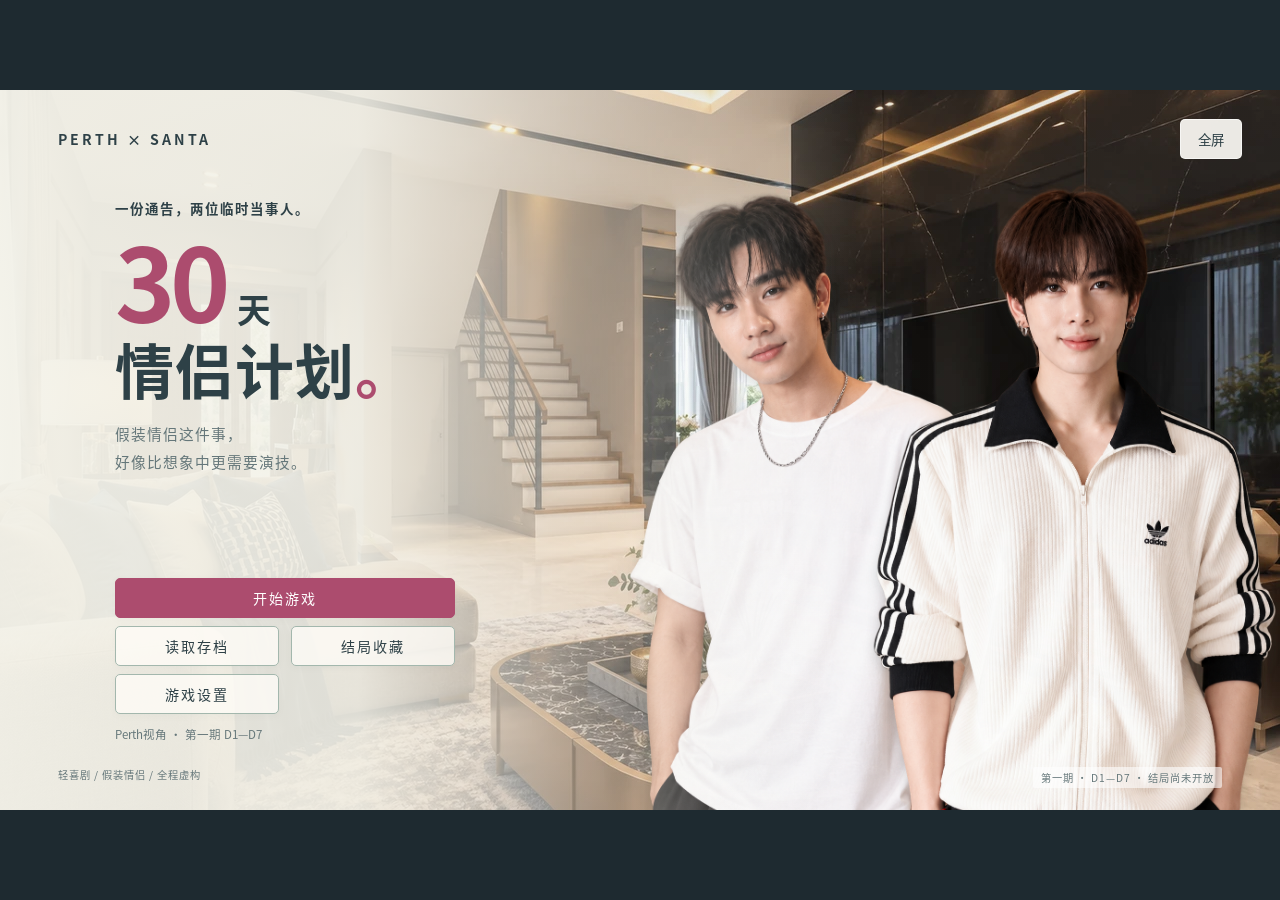
<file: index.html>
<!doctype html>
<html lang="zh-CN">
<head>
  <meta charset="UTF-8"><meta name="viewport" content="width=device-width, initial-scale=1">
  <meta name="theme-color" content="#dcece7"><meta name="description" content="30天情侣计划：一份情侣通告，两位临时当事人。Perth视角轻喜剧互动故事。">
  <title>30天情侣计划</title><link rel="manifest" href="./manifest.webmanifest"><link rel="stylesheet" href="./src/fonts.css"><link rel="stylesheet" href="./src/style.css?v=5">
</head>
<body>
  <div id="app"><p class="boot">正在翻开通告夹……</p></div>
  <dialog id="modal" aria-labelledby="modal-title"></dialog>
  <div id="toast" role="status" aria-live="polite"></div>
  <noscript>请启用浏览器 JavaScript 后游玩《30天情侣计划》。</noscript>
  <script type="module" src="./src/app.js?v=5"></script>
</body>
</html>
</file>
<file: src/fonts.css>
/* Generated by scripts/subset_source_han.py. Latin uses Consolas;
   CJK core covers game text + GB2312. Supplements load only when needed. */
@font-face {
  font-family: "Couple Plan Latin";
  src: local("Consolas");
  font-weight: 400; font-style: normal; font-display: swap;
  unicode-range: U+0000-024F, U+1E00-1EFF;
}
@font-face {
  font-family: "Couple Plan Latin";
  src: local("Consolas Bold");
  font-weight: 700; font-style: normal; font-display: swap;
  unicode-range: U+0000-024F, U+1E00-1EFF;
}
@font-face {
  font-family: "Couple Plan CJK";
  src: url("../assets/fonts/source-han-sans-sc/source-han-sans-sc-regular-core.woff2") format("woff2");
  font-weight: 400; font-style: normal; font-display: swap;
  unicode-range: U+20-3F,U+41-50,U+52-59,U+5B-7D,U+A4,U+A7-A8,U+B0-B1,U+B7,U+D7,U+E0-E1,U+E8-EA,U+EC-ED,U+F2-F3,U+F7,U+F9-FA,U+FC,U+101,U+113,U+11B,U+12B,U+14D,U+16B,U+1CE,U+1D0,U+1D2,U+1D4,U+1D6,U+1D8,U+1DA,U+1DC,U+2C7,U+2C9,U+391-3A1,U+3A3-3A9,U+3B1-3C1,U+3C3-3C9,U+401,U+410-44F,U+451,U+2014-2016,U+2018-2019,U+201C-201D,U+2026,U+2030,U+2032-2033,U+203A-203B,U+2103,U+2116,U+2160-216B,U+2190-2193,U+2208,U+220F,U+2211,U+221A,U+221D-221E,U+2220,U+2225,U+2227-222B,U+222E,U+2234-2237,U+223D,U+2248,U+224C,U+2260-2261,U+2264-2265,U+226E-226F,U+2299,U+22A5,U+2312,U+2460-246C,U+2474-249B,U+24EA,U+2500-254B,U+25A0-25A1,U+25B2-25B3,U+25C6-25C7,U+25CB,U+25CE-25CF,U+2605-2606,U+2640,U+2642,U+3000-3003,U+3005,U+3008-3011,U+3013-3017,U+3041-3093,U+30A1-30F6,U+30FB,U+3105-3129,U+3220-3229,U+4E00-4E01,U+4E03,U+4E07-4E0E,U+4E10-4E11,U+4E13-4E16,U+4E18-4E1E,U+4E22,U+4E24-4E25,U+4E27-4E28,U+4E2A-4E2D,U+4E30,U+4E32,U+4E34,U+4E36,U+4E38-4E3B,U+4E3D-4E3F,U+4E43,U+4E45,U+4E47-4E49,U+4E4B-4E50,U+4E52-4E54,U+4E56,U+4E58-4E59,U+4E5C-4E61,U+4E66,U+4E69,U+4E70-4E71,U+4E73,U+4E7E,U+4E86,U+4E88-4E89,U+4E8B-4E8F,U+4E91-4E95,U+4E98,U+4E9A-4E9B,U+4E9F-4EA2,U+4EA4-4EA9,U+4EAB-4EAE,U+4EB2-4EB3,U+4EB5,U+4EBA-4EBB,U+4EBF-4EC7,U+4EC9-4ECB,U+4ECD-4ECE,U+4ED1,U+4ED3-4ED9,U+4EDD-4EDF,U+4EE1,U+4EE3-4EE5,U+4EE8,U+4EEA-4EEC,U+4EF0,U+4EF2-4EF3,U+4EF5-4EF7,U+4EFB,U+4EFD,U+4EFF,U+4F01,U+4F09-4F0A,U+4F0D-4F11,U+4F17-4F1B,U+4F1E-4F20,U+4F22,U+4F24-4F27,U+4F2A-4F2B,U+4F2F-4F30,U+4F32,U+4F34,U+4F36,U+4F38,U+4F3A,U+4F3C-4F3D,U+4F43,U+4F46,U+4F4D-4F51,U+4F53,U+4F55,U+4F57-4F60,U+4F63-4F65,U+4F67,U+4F69,U+4F6C,U+4F6F-4F70,U+4F73-4F74,U+4F76,U+4F7B-4F7C,U+4F7E-4F7F,U+4F83-4F84,U+4F88-4F89,U+4F8B,U+4F8D,U+4F8F,U+4F91,U+4F94,U+4F97,U+4F9B,U+4F9D,U+4FA0,U+4FA3,U+4FA5-4FAA,U+4FAC,U+4FAE-4FAF,U+4FB5,U+4FBF,U+4FC3-4FC5,U+4FCA,U+4FCE-4FD1,U+4FD7-4FD8,U+4FDA,U+4FDC-4FDF,U+4FE1,U+4FE3,U+4FE6,U+4FE8-4FEA,U+4FED-4FEF,U+4FF1,U+4FF3,U+4FF8,U+4FFA,U+4FFE,U+500C-500D,U+500F,U+5012,U+5014,U+5018-501A,U+501C,U+501F,U+5021,U+5025-5026,U+5028-502A,U+502C-502E,U+503A,U+503C,U+503E,U+5043,U+5047-5048,U+504C,U+504E-504F,U+5055,U+505A,U+505C,U+5065,U+506C,U+5076-5077,U+507B,U+507E-5080,U+5085,U+5088,U+508D,U+50A3,U+50A5,U+50A7-50A9,U+50AC,U+50B2,U+50BA-50BB,U+50CF,U+50D6,U+50DA,U+50E6-50E7,U+50EC-50EE,U+50F3,U+50F5,U+50FB,U+5106-5107,U+510B,U+5112,U+5121,U+513F-5141,U+5143-5146,U+5148-5149,U+514B,U+514D,U+5151,U+5154-5156,U+515A,U+515C,U+5162,U+5165,U+5168,U+516B-516E,U+5170-5171,U+5173-5179,U+517B-517D,U+5180-5182,U+5185,U+5188-5189,U+518C-518D,U+5192,U+5195-5197,U+5199,U+519B-519C,U+51A0,U+51A2,U+51A4-51A5,U+51AB-51AC,U+51AF-51B3,U+51B5-51B7,U+51BB-51BD,U+51C0,U+51C4,U+51C6-51C7,U+51C9,U+51CB-51CC,U+51CF,U+51D1,U+51DB,U+51DD,U+51E0-51E1,U+51E4,U+51EB,U+51ED,U+51EF-51F0,U+51F3,U+51F5-51F6,U+51F8-51FD,U+51FF-5203,U+5206-5208,U+520A,U+520D-520E,U+5211-5212,U+5216-521B,U+521D,U+5220,U+5224,U+5228-5229,U+522B,U+522D-522E,U+5230,U+5233,U+5236-523B,U+523D,U+523F-5243,U+524A,U+524C-524D,U+5250-5251,U+5254,U+5256,U+525C,U+525E,U+5261,U+5265,U+5267,U+5269-526A,U+526F,U+5272,U+527D,U+527F,U+5281-5282,U+5288,U+5290,U+5293,U+529B,U+529D-52A3,U+52A8-52AD,U+52B1-52B3,U+52BE-52BF,U+52C3,U+52C7,U+52C9,U+52CB,U+52D0,U+52D2,U+52D6,U+52D8,U+52DF,U+52E4,U+52F0,U+52F9-52FA,U+52FE-5300,U+5305-5306,U+5308,U+530D,U+530F-5310,U+5315-5317,U+5319-531A,U+531D,U+5320-5321,U+5323,U+5326,U+532A,U+532E,U+5339-533B,U+533E-533F,U+5341,U+5343,U+5345,U+5347-534A,U+534E-534F,U+5351-5353,U+5355-5357,U+535A,U+535C,U+535E-5364,U+5366-5367,U+5369,U+536B,U+536E-5371,U+5373-5375,U+5377-5378,U+537A,U+537F,U+5382,U+5384-5386,U+5389,U+538B-538D,U+5395,U+5398,U+539A,U+539D,U+539F,U+53A2-53A3,U+53A5-53A6,U+53A8-53A9,U+53AE,U+53B6,U+53BB,U+53BF,U+53C1-53C2,U+53C8-53CD,U+53D1,U+53D4,U+53D6-53D9,U+53DB,U+53DF-53E0,U+53E3-53E6,U+53E8-53F3,U+53F5-53F9,U+53FB-53FD,U+5401,U+5403-5404,U+5406,U+5408-540A,U+540C-5413,U+5415-5417,U+541B,U+541D-5421,U+5423,U+5426-5429,U+542B-542F,U+5431-5432,U+5434-5435,U+5438-5439,U+543B-543C,U+543E,U+5440,U+5443,U+5446,U+5448,U+544A-544B,U+5450,U+5452-5459,U+545B-545C,U+5462,U+5464,U+5466,U+5468,U+5471-5473,U+5475-5478,U+547B-547D,U+5480,U+5482,U+5484,U+5486,U+548B-548C,U+548E-5490,U+5492,U+5494-5496,U+5499-549B,U+549D,U+54A3-54A4,U+54A6-54AD,U+54AF,U+54B1,U+54B3-54B4,U+54B8,U+54BB,U+54BD,U+54BF-54C2,U+54C4,U+54C6-54C9,U+54CC-54D5,U+54D7,U+54D9-54DA,U+54DC-54DF,U+54E5-54EA,U+54ED-54EE,U+54F2-54F3,U+54FA,U+54FC-54FD,U+54FF,U+5501,U+5506-5507,U+5509,U+550F-5511,U+5514,U+551B,U+5520,U+5522-5524,U+5527,U+552A,U+552C,U+552E-5531,U+5533,U+5537,U+553C,U+553E-553F,U+5541,U+5543-5544,U+5546,U+5549-554A,U+5550,U+5555-5556,U+555C,U+5561,U+5564-5567,U+556A,U+556C-556E,U+5575-5578,U+557B-557C,U+557E,U+5580-5584,U+5587-558B,U+558F,U+5591,U+5594,U+5598-5599,U+559C-559D,U+559F,U+55A7,U+55B1,U+55B3,U+55B5,U+55B7,U+55B9,U+55BB,U+55BD-55BE,U+55C4-55C5,U+55C9,U+55CC-55CD,U+55D1-55D4,U+55D6,U+55DC-55DD,U+55DF,U+55E1,U+55E3-55E6,U+55E8,U+55EA-55EC,U+55EF,U+55F2-55F3,U+55F5,U+55F7,U+55FD-55FE,U+5600-5601,U+5608-5609,U+560C,U+560E-560F,U+5618,U+561B,U+561E-561F,U+5623-5624,U+5627,U+562C-562D,U+5631-5632,U+5634,U+5636,U+5639,U+563B,U+563F,U+564C-564E,U+5654,U+5657-5659,U+565C,U+5662,U+5664,U+5668-566C,U+5671,U+5676,U+567B-567C,U+5685-5686,U+568E-568F,U+5693,U+56A3,U+56AF,U+56B7,U+56BC,U+56CA,U+56D4,U+56D7,U+56DA-56DB,U+56DD-56E2,U+56E4,U+56EB,U+56ED,U+56F0-56F1,U+56F4-56F5,U+56F9-56FA,U+56FD-56FF,U+5703-5704,U+5706,U+5708-570A,U+571C,U+571F,U+5723,U+5728-572A,U+572C-5730,U+5733,U+5739-573B,U+573E,U+5740,U+5742,U+5747,U+574A,U+574C-5751,U+5757,U+575A-5761,U+5764,U+5766,U+5768-576B,U+576D,U+576F,U+5773,U+5776-5777,U+577B-577C,U+5782-5786,U+578B-578C,U+5792-5793,U+579B,U+57A0-57A4,U+57A6-57A7,U+57A9,U+57AB,U+57AD-57AE,U+57B2,U+57B4,U+57B8,U+57C2-57C3,U+57CB,U+57CE-57CF,U+57D2,U+57D4-57D5,U+57D8-57DA,U+57DD,U+57DF-57E0,U+57E4,U+57ED,U+57EF,U+57F4,U+57F8-57FA,U+57FD,U+5800,U+5802,U+5806-5807,U+580B,U+580D,U+5811,U+5815,U+5819,U+581E,U+5820-5821,U+5824,U+582A,U+5830,U+5835,U+5844,U+584C-584D,U+5851,U+5854,U+5858,U+585E,U+5865,U+586B-586C,U+587E,U+5880-5881,U+5883,U+5885,U+5889,U+5892-5893,U+5899-589A,U+589E-589F,U+58A8-58A9,U+58BC,U+58C1,U+58C5,U+58D1,U+58D5,U+58E4,U+58EB-58EC,U+58EE,U+58F0,U+58F3,U+58F6,U+58F9,U+5902,U+5904,U+5907,U+590D,U+590F,U+5914-5916,U+5919-591A,U+591C,U+591F,U+5924-5925,U+5927,U+5929-592B,U+592D-592F,U+5931,U+5934,U+5937-593A,U+593C,U+5941-5942,U+5944,U+5947-5949,U+594B,U+594E-594F,U+5951,U+5954-5958,U+595A,U+5960,U+5962,U+5965,U+5973-5974,U+5976,U+5978-5979,U+597D,U+5981-5984,U+5986-5988,U+598A,U+598D,U+5992-5993,U+5996-5997,U+5999,U+599E,U+59A3-59A5,U+59A8-59AB,U+59AE-59AF,U+59B2,U+59B9,U+59BB,U+59BE,U+59C6,U+59CA-59CB,U+59D0-59D4,U+59D7-59D8,U+59DA,U+59DC-59DD,U+59E3,U+59E5,U+59E8,U+59EC,U+59F9,U+59FB,U+59FF,U+5A01,U+5A03-5A09,U+5A0C,U+5A11,U+5A13,U+5A18,U+5A1C,U+5A1F-5A20,U+5A23,U+5A25,U+5A29,U+5A31-5A32,U+5A34,U+5A36,U+5A3C,U+5A40,U+5A46,U+5A49-5A4A,U+5A55,U+5A5A,U+5A62,U+5A67,U+5A6A,U+5A74-5A77,U+5A7A,U+5A7F,U+5A92,U+5A9A-5A9B,U+5AAA,U+5AB2-5AB3,U+5AB5,U+5AB8,U+5ABE,U+5AC1-5AC2,U+5AC9,U+5ACC,U+5AD2,U+5AD4,U+5AD6,U+5AD8,U+5ADC,U+5AE0-5AE1,U+5AE3,U+5AE6,U+5AE9,U+5AEB,U+5AF1,U+5B09,U+5B16-5B17,U+5B32,U+5B34,U+5B37,U+5B40,U+5B50-5B51,U+5B53-5B55,U+5B57-5B5D,U+5B5F,U+5B62-5B66,U+5B69-5B6A,U+5B6C,U+5B70-5B71,U+5B73,U+5B75,U+5B7A,U+5B7D,U+5B80-5B81,U+5B83-5B85,U+5B87-5B89,U+5B8B-5B8C,U+5B8F,U+5B93,U+5B95,U+5B97-5B9E,U+5BA0-5BA6,U+5BAA-5BAB,U+5BB0,U+5BB3-5BB6,U+5BB8-5BB9,U+5BBD-5BBF,U+5BC2,U+5BC4-5BC7,U+5BCC,U+5BD0,U+5BD2-5BD3,U+5BDD-5BDF,U+5BE1,U+5BE4-5BE5,U+5BE8,U+5BEE,U+5BF0,U+5BF8-5BFC,U+5BFF,U+5C01,U+5C04,U+5C06,U+5C09-5C0A,U+5C0F,U+5C11,U+5C14-5C16,U+5C18,U+5C1A,U+5C1C-5C1D,U+5C22,U+5C24-5C25,U+5C27,U+5C2C,U+5C31,U+5C34,U+5C38-5C42,U+5C45,U+5C48-5C4B,U+5C4E-5C51,U+5C55,U+5C59,U+5C5E,U+5C60-5C61,U+5C63,U+5C65-5C66,U+5C6E-5C6F,U+5C71,U+5C79-5C7A,U+5C7F,U+5C81-5C82,U+5C88,U+5C8C-5C8D,U+5C90-5C91,U+5C94,U+5C96-5C9C,U+5CA2-5CA3,U+5CA9,U+5CAB-5CAD,U+5CB1,U+5CB3,U+5CB5,U+5CB7-5CB8,U+5CBD,U+5CBF,U+5CC1,U+5CC4,U+5CCB,U+5CD2,U+5CD9,U+5CE1,U+5CE4-5CE6,U+5CE8,U+5CEA,U+5CED,U+5CF0,U+5CFB,U+5D02-5D03,U+5D06-5D07,U+5D0E,U+5D14,U+5D16,U+5D1B,U+5D1E,U+5D24,U+5D26-5D27,U+5D29,U+5D2D-5D2E,U+5D34,U+5D3D-5D3E,U+5D47,U+5D4A-5D4C,U+5D58,U+5D5B,U+5D5D,U+5D69,U+5D6B-5D6C,U+5D6F,U+5D74,U+5D82,U+5D99,U+5D9D,U+5DB7,U+5DC5,U+5DCD,U+5DDB,U+5DDD-5DDE,U+5DE1-5DE2,U+5DE5-5DE9,U+5DEB,U+5DEE-5DEF,U+5DF1-5DF4,U+5DF7,U+5DFD-5DFE,U+5E01-5E03,U+5E05-5E06,U+5E08,U+5E0C,U+5E0F-5E11,U+5E14-5E16,U+5E18-5E1D,U+5E26-5E27,U+5E2D-5E2E,U+5E31,U+5E37-5E38,U+5E3B-5E3D,U+5E42,U+5E44-5E45,U+5E4C,U+5E54-5E55,U+5E5B,U+5E5E,U+5E61-5E62,U+5E72-5E74,U+5E76,U+5E78,U+5E7A-5E7D,U+5E7F-5E80,U+5E84,U+5E86-5E87,U+5E8A-5E8B,U+5E8F-5E91,U+5E93-5E97,U+5E99-5E9A,U+5E9C,U+5E9E-5EA0,U+5EA5-5EA7,U+5EAD,U+5EB3,U+5EB5-5EB9,U+5EBE,U+5EC9-5ECA,U+5ED1-5ED3,U+5ED6,U+5EDB,U+5EE8,U+5EEA,U+5EF4,U+5EF6-5EF7,U+5EFA,U+5EFE-5F04,U+5F08,U+5F0A-5F0B,U+5F0F,U+5F11,U+5F13,U+5F15,U+5F17-5F18,U+5F1B,U+5F1F-5F20,U+5F25-5F27,U+5F29-5F2A,U+5F2D,U+5F2F,U+5F31,U+5F39-5F3A,U+5F3C,U+5F40,U+5F50,U+5F52-5F53,U+5F55-5F58,U+5F5D,U+5F61-5F62,U+5F64,U+5F66,U+5F69-5F6A,U+5F6C-5F6D,U+5F70-5F71,U+5F73,U+5F77,U+5F79,U+5F7B-5F7C,U+5F80-5F82,U+5F84-5F85,U+5F87-5F8C,U+5F90,U+5F92,U+5F95,U+5F97-5F99,U+5F9C,U+5FA1,U+5FA8,U+5FAA,U+5FAD-5FAE,U+5FB5,U+5FB7,U+5FBC-5FBD,U+5FC3-5FC6,U+5FC9,U+5FCC-5FCD,U+5FCF-5FD2,U+5FD6-5FD9,U+5FDD,U+5FE0-5FE1,U+5FE4,U+5FE7,U+5FEA-5FEB,U+5FED-5FEE,U+5FF1,U+5FF5,U+5FF8,U+5FFB,U+5FFD-6006,U+600A,U+600D-600F,U+6012,U+6014-6016,U+6019,U+601B-601D,U+6020-6021,U+6025-602B,U+602F,U+6035,U+603B-603C,U+603F,U+6041-6043,U+604B,U+604D,U+6050,U+6052,U+6055,U+6059-605A,U+605D,U+6062-6064,U+6067-606D,U+606F-6070,U+6073,U+6076,U+6078-607D,U+607F,U+6083-6084,U+6089,U+608C-608D,U+6092,U+6094,U+6096,U+609A-609B,U+609D,U+609F-60A0,U+60A3,U+60A6,U+60A8,U+60AB-60AD,U+60AF,U+60B1-60B2,U+60B4,U+60B8,U+60BB-60BC,U+60C5-60C6,U+60CA-60CB,U+60D1,U+60D5,U+60D8,U+60DA,U+60DC-60DD,U+60DF-60E0,U+60E6-60E9,U+60EB-60F0,U+60F3-60F4,U+60F6,U+60F9-60FA,U+6100-6101,U+6106,U+6108-6109,U+610D-610F,U+6115,U+611A,U+611F-6120,U+6123-6124,U+6126-6127,U+612B,U+613F,U+6148,U+614A,U+614C,U+614E,U+6151,U+6155,U+615D,U+6162,U+6167-6168,U+6170,U+6175,U+6177,U+618B,U+618E,U+6194,U+619D,U+61A7-61A9,U+61AC,U+61B7,U+61BE,U+61C2,U+61C8,U+61CA-61CB,U+61D1-61D2,U+61D4,U+61E6,U+61F5,U+61FF,U+6206,U+6208,U+620A-6212,U+6215-6218,U+621A-621B,U+621F,U+6221-6222,U+6224-6225,U+622A,U+622C,U+622E,U+6233-6234,U+6237,U+623D-6241,U+6243,U+6247-6249,U+624B-624E,U+6251-6254,U+6258,U+625B,U+6263,U+6266-6267,U+6269-6270,U+6273,U+6276,U+6279,U+627C,U+627E-6280,U+6284,U+6289-628A,U+6291-6293,U+6295-6298,U+629A-629B,U+629F-62A2,U+62A4-62A5,U+62A8,U+62AB-62AC,U+62B1,U+62B5,U+62B9,U+62BB-62BD,U+62BF,U+62C2,U+62C4-62CA,U+62CC-62CE,U+62D0,U+62D2-62D4,U+62D6-62DC,U+62DF,U+62E2-62E3,U+62E5-62E9,U+62EC-62EF,U+62F1,U+62F3-62F4,U+62F6-62F7,U+62FC-62FF,U+6301-6302,U+6307-6309,U+630E,U+6311,U+6316,U+631A-631B,U+631D-6325,U+6328,U+632A-632B,U+632F,U+6332,U+6339-633A,U+633D,U+6342-6343,U+6345-6346,U+6349,U+634B-6350,U+6355,U+635E-635F,U+6361-6363,U+6367,U+6369,U+636D-636E,U+6371,U+6376-6377,U+637A-637B,U+6380,U+6382,U+6387-638A,U+638C,U+638E-6390,U+6392,U+6396,U+6398,U+63A0,U+63A2-63A3,U+63A5,U+63A7-63AA,U+63AC-63AE,U+63B0,U+63B3-63B4,U+63B7-63B8,U+63BA,U+63BC,U+63BE,U+63C4,U+63C6,U+63C9,U+63CD-63D0,U+63D2,U+63D6,U+63DE,U+63E0-63E1,U+63E3,U+63E9-63EA,U+63ED,U+63F2,U+63F4,U+63F6,U+63F8,U+63FD,U+63FF-6402,U+6405,U+640B-640C,U+640F-6410,U+6413-6414,U+641B-641C,U+641E,U+6420-6421,U+6426,U+642A,U+642C-642D,U+6434,U+643A,U+643D,U+643F,U+6441,U+6444-6448,U+644A,U+6452,U+6454,U+6458,U+645E,U+6467,U+6469,U+646D,U+6478-647A,U+6482,U+6484-6485,U+6487,U+6491-6492,U+6495-6496,U+6499,U+649E,U+64A4,U+64A9,U+64AC-64AE,U+64B0,U+64B5,U+64B7-64B8,U+64BA,U+64BC,U+64C0,U+64C2,U+64C5,U+64CD-64CE,U+64D0,U+64D2,U+64D7-64D8,U+64DE,U+64E2,U+64E4,U+64E6,U+6500,U+6509,U+6512,U+6518,U+6525,U+652B,U+652E-652F,U+6534-6536,U+6538-6539,U+653B,U+653E-653F,U+6545,U+6548-6549,U+654C,U+654F,U+6551,U+6555-6556,U+6559,U+655B,U+655D-655E,U+6562-6563,U+6566,U+656B-656C,U+6570,U+6572,U+6574,U+6577,U+6587,U+658B-658C,U+6590-6591,U+6593,U+6597,U+6599,U+659B-659C,U+659F,U+65A1,U+65A4-65A5,U+65A7,U+65A9,U+65AB,U+65AD,U+65AF-65B0,U+65B9,U+65BC-65BD,U+65C1,U+65C3-65C6,U+65CB-65CC,U+65CE-65CF,U+65D2,U+65D6-65D7,U+65E0,U+65E2,U+65E5-65E9,U+65EC-65F1,U+65F6-65F7,U+65FA,U+6600,U+6602-6603,U+6606,U+660A,U+660C,U+660E-660F,U+6613-6615,U+6619,U+661D,U+661F-6620,U+6625,U+6627-6628,U+662D,U+662F,U+6631,U+6634-6636,U+663C,U+663E,U+6641,U+6643,U+664B-664C,U+664F,U+6652-6657,U+665A,U+665F,U+6661,U+6664,U+6666,U+6668,U+666E-6670,U+6674,U+6676-6677,U+667A,U+667E,U+6682,U+6684,U+6687,U+668C,U+6691,U+6696-6697,U+669D,U+66A7-66A8,U+66AE,U+66B4,U+66B9,U+66BE,U+66D9,U+66DB-66DD,U+66E6,U+66E9,U+66F0,U+66F2-66F4,U+66F7,U+66F9,U+66FC,U+66FE-6700,U+6708-670B,U+670D,U+6710,U+6714-6715,U+6717,U+671B,U+671D,U+671F,U+6726,U+6728,U+672A-672D,U+672F,U+6731,U+6734-6735,U+673A,U+673D,U+6740,U+6742-6743,U+6746,U+6748-6749,U+674C,U+674E-6751,U+6753,U+6756,U+675C,U+675E-6761,U+6765,U+6768-676A,U+676D,U+676F-6770,U+6772-6773,U+6775,U+6777,U+677C,U+677E-677F,U+6781,U+6784,U+6787,U+6789,U+678B,U+6790,U+6795,U+6797-6798,U+679A,U+679C-679E,U+67A2-67A3,U+67A5,U+67A7-67A8,U+67AA-67AB,U+67AD,U+67AF-67B0,U+67B3,U+67B5-67B8,U+67C1,U+67C3-67C4,U+67CF-67D4,U+67D8-67DA,U+67DC-67DE,U+67E0,U+67E2,U+67E5,U+67E9,U+67EC,U+67EF-67F1,U+67F3-67F4,U+67FD,U+67FF-6800,U+6805,U+6807-680C,U+680E-680F,U+6811,U+6813,U+6816-6817,U+681D,U+6821,U+6829-682A,U+6832-6833,U+6837-6839,U+683C-683E,U+6840-6846,U+6848-684A,U+684C,U+684E,U+6850-6851,U+6853-6855,U+6860-6869,U+686B,U+6874,U+6876-6877,U+6881,U+6883,U+6885-6886,U+688F,U+6893,U+6897,U+68A2,U+68A6-68A8,U+68AD,U+68AF-68B0,U+68B3,U+68B5,U+68C0,U+68C2,U+68C9,U+68CB,U+68CD,U+68D2,U+68D5,U+68D8,U+68DA,U+68E0,U+68E3,U+68EE,U+68F0-68F1,U+68F5,U+68F9-68FA,U+68FC,U+6901,U+6905,U+690B,U+690D-690E,U+6910,U+6912,U+691F-6920,U+6924,U+692D,U+6930,U+6934,U+6939,U+693D,U+693F,U+6942,U+6954,U+6957,U+695A,U+695D-695E,U+6960,U+6963,U+6966,U+696B,U+696E,U+6971,U+6977-6979,U+697C,U+6980,U+6982,U+6984,U+6986-6989,U+698D,U+6994-6995,U+6998,U+699B-699C,U+69A7-69A8,U+69AB,U+69AD,U+69B1,U+69B4,U+69B7,U+69BB,U+69C1,U+69CA,U+69CC,U+69CE,U+69D0,U+69D4,U+69DB,U+69DF-69E0,U+69ED,U+69F2,U+69FD,U+69FF,U+6A0A,U+6A17-6A18,U+6A1F,U+6A21,U+6A28,U+6A2A,U+6A2F,U+6A31,U+6A35,U+6A3D-6A3E,U+6A44,U+6A47,U+6A50,U+6A58-6A59,U+6A5B,U+6A61,U+6A65,U+6A71,U+6A79,U+6A7C,U+6A80,U+6A84,U+6A8E,U+6A90-6A91,U+6A97,U+6AA0,U+6AA9,U+6AAB-6AAC,U+6B20-6B24,U+6B27,U+6B32,U+6B37-6B3A,U+6B3E,U+6B43,U+6B46-6B47,U+6B49,U+6B4C,U+6B59,U+6B62-6B67,U+6B6A,U+6B79,U+6B7B-6B7C,U+6B81-6B84,U+6B86-6B87,U+6B89-6B8B,U+6B8D,U+6B92-6B93,U+6B96,U+6B9A-6B9B,U+6BA1,U+6BAA,U+6BB3-6BB5,U+6BB7,U+6BBF,U+6BC1-6BC2,U+6BC5,U+6BCB,U+6BCD,U+6BCF,U+6BD2-6BD7,U+6BD9,U+6BDB,U+6BE1,U+6BEA-6BEB,U+6BEF,U+6BF3,U+6BF5,U+6BF9,U+6BFD,U+6C05-6C07,U+6C0D,U+6C0F-6C11,U+6C13-6C16,U+6C18-6C1B,U+6C1F,U+6C21-6C22,U+6C24,U+6C26-6C2A,U+6C2E-6C30,U+6C32,U+6C34-6C35,U+6C38,U+6C3D,U+6C40-6C42,U+6C46-6C47,U+6C49-6C4A,U+6C50,U+6C54-6C55,U+6C57,U+6C5B-6C61,U+6C64,U+6C68-6C6A,U+6C70,U+6C72,U+6C74,U+6C76,U+6C79,U+6C7D-6C7E,U+6C81-6C83,U+6C85-6C86,U+6C88-6C89,U+6C8C,U+6C8F-6C90,U+6C93-6C94,U+6C99,U+6C9B,U+6C9F,U+6CA1,U+6CA3-6CA7,U+6CA9-6CAB,U+6CAD-6CAE,U+6CB1-6CB3,U+6CB8-6CB9,U+6CBB-6CBF,U+6CC4-6CC5,U+6CC9-6CCA,U+6CCC,U+6CD0,U+6CD3-6CD7,U+6CDB,U+6CDE,U+6CE0-6CE3,U+6CE5,U+6CE8,U+6CEA-6CEB,U+6CEE-6CF1,U+6CF3,U+6CF5-6CF8,U+6CFA-6CFE,U+6D01,U+6D04,U+6D07,U+6D0B-6D0C,U+6D0E,U+6D12,U+6D17,U+6D19-6D1B,U+6D1E,U+6D25,U+6D27,U+6D2A-6D2B,U+6D2E,U+6D31-6D33,U+6D35,U+6D39,U+6D3B-6D3E,U+6D41,U+6D43,U+6D45-6D48,U+6D4A-6D4B,U+6D4D-6D4F,U+6D51-6D54,U+6D59-6D5A,U+6D5C,U+6D5E,U+6D60,U+6D63,U+6D66,U+6D69-6D6A,U+6D6E-6D6F,U+6D74,U+6D77-6D78,U+6D7C,U+6D82,U+6D85,U+6D88-6D89,U+6D8C,U+6D8E,U+6D91,U+6D93-6D95,U+6D9B,U+6D9D-6DA1,U+6DA3-6DA4,U+6DA6-6DAB,U+6DAE-6DAF,U+6DB2,U+6DB5,U+6DB8,U+6DBF-6DC0,U+6DC4-6DC7,U+6DCB-6DCC,U+6DD1,U+6DD6,U+6DD8-6DD9,U+6DDD-6DDE,U+6DE0-6DE1,U+6DE4,U+6DE6,U+6DEB-6DEC,U+6DEE,U+6DF1,U+6DF3,U+6DF7,U+6DF9,U+6DFB-6DFC,U+6E05,U+6E0A,U+6E0C-6E0E,U+6E10-6E11,U+6E14,U+6E16-6E17,U+6E1A,U+6E1D,U+6E20-6E21,U+6E23-6E25,U+6E29,U+6E2B,U+6E2D,U+6E2F,U+6E32,U+6E34,U+6E38,U+6E3A,U+6E43-6E44,U+6E4D-6E4E,U+6E53-6E54,U+6E56,U+6E58,U+6E5B,U+6E5F,U+6E6B,U+6E6E,U+6E7E-6E7F,U+6E83,U+6E85-6E86,U+6E89,U+6E8F-6E90,U+6E98,U+6E9C,U+6E9F,U+6EA2,U+6EA5,U+6EA7,U+6EAA,U+6EAF,U+6EB1-6EB2,U+6EB4,U+6EB6-6EB7,U+6EBA-6EBB,U+6EBD,U+6EC1-6EC2,U+6EC7,U+6ECB,U+6ECF,U+6ED1,U+6ED3-6ED5,U+6ED7,U+6EDA,U+6EDE-6EE2,U+6EE4-6EE6,U+6EE8-6EE9,U+6EF4,U+6EF9,U+6F02,U+6F06,U+6F09,U+6F0F,U+6F13-6F15,U+6F20,U+6F24,U+6F29-6F2B,U+6F2D,U+6F2F,U+6F31,U+6F33,U+6F36,U+6F3E,U+6F46-6F47,U+6F4B,U+6F4D,U+6F58,U+6F5C,U+6F5E,U+6F62,U+6F66,U+6F6D-6F6E,U+6F72,U+6F74,U+6F78,U+6F7A,U+6F7C,U+6F84,U+6F88-6F89,U+6F8C-6F8E,U+6F9C,U+6FA1,U+6FA7,U+6FB3,U+6FB6,U+6FB9,U+6FC0,U+6FC2,U+6FC9,U+6FD1-6FD2,U+6FDE,U+6FE0-6FE1,U+6FEE-6FEF,U+7011,U+701A-701B,U+7023,U+7035,U+7039,U+704C,U+704F,U+705E,U+706B-706D,U+706F-7070,U+7075-7076,U+7078,U+707C,U+707E-7080,U+7085,U+7089-708A,U+708E,U+7092,U+7094-7096,U+7099,U+709C-709D,U+70AB-70AF,U+70B1,U+70B3,U+70B7-70B9,U+70BB-70BD,U+70C0-70C3,U+70C8,U+70CA,U+70D8-70D9,U+70DB,U+70DF,U+70E4,U+70E6-70E9,U+70EB-70ED,U+70EF,U+70F7,U+70F9,U+70FD,U+7109-710A,U+7110,U+7113,U+7115-7116,U+7118-711A,U+7126,U+712F-7131,U+7136,U+7145,U+714A,U+714C,U+714E,U+715C,U+715E,U+7164,U+7166-7168,U+716E,U+7172-7173,U+7178,U+717A,U+717D,U+7184,U+718A,U+718F,U+7194,U+7198-7199,U+719F-71A0,U+71A8,U+71AC,U+71B3,U+71B5,U+71B9,U+71C3,U+71CE,U+71D4-71D5,U+71E0,U+71E5,U+71E7,U+71EE,U+71F9,U+7206,U+721D,U+7228,U+722A,U+722C,U+7230-7231,U+7235-7239,U+723B,U+723D,U+723F,U+7247-7248,U+724C-724D,U+7252,U+7256,U+7259,U+725B,U+725D,U+725F,U+7261-7262,U+7266-7267,U+7269,U+726E-726F,U+7272,U+7275,U+7279-727A,U+727E-7281,U+7284,U+728A-728B,U+728D,U+728F,U+7292,U+729F,U+72AC-72AD,U+72AF-72B0,U+72B4,U+72B6-72B9,U+72C1-72C4,U+72C8,U+72CD-72CE,U+72D0,U+72D2,U+72D7,U+72D9,U+72DE,U+72E0-72E1,U+72E8-72E9,U+72EC-72F4,U+72F7-72F8,U+72FA-72FC,U+7301,U+7303,U+730A,U+730E,U+7313,U+7315-7317,U+731B-731E,U+7321-7322,U+7325,U+7329-732C,U+732E,U+7331,U+7334,U+7337-7339,U+733E-733F,U+734D,U+7350,U+7352,U+7357,U+7360,U+736C-736D,U+736F,U+737E,U+7384,U+7387,U+7389,U+738B,U+738E,U+7391,U+7396,U+739B,U+739F,U+73A2,U+73A9,U+73AB,U+73AE-73B0,U+73B2-73B3,U+73B7,U+73BA-73BB,U+73C0,U+73C2,U+73C8-73CA,U+73CD,U+73CF-73D1,U+73D9,U+73DE,U+73E0,U+73E5,U+73E7,U+73E9,U+73ED,U+73F2,U+7403,U+7405-7406,U+7409-740A,U+740F-7410,U+741A-741B,U+7422,U+7425-7426,U+7428,U+742A,U+742C,U+742E,U+7430,U+7433-7436,U+743C,U+7441,U+7455,U+7457,U+7459-745C,U+745E-745F,U+746D,U+7470,U+7476-7477,U+747E,U+7480-7481,U+7483,U+7487,U+748B,U+748E,U+7490,U+749C,U+749E,U+74A7-74A9,U+74BA,U+74D2,U+74DC,U+74DE,U+74E0,U+74E2-74E4,U+74E6,U+74EE-74EF,U+74F4,U+74F6-74F7,U+74FF,U+7504,U+750D,U+750F,U+7511,U+7513,U+7518-751A,U+751C,U+751F,U+7525,U+7528-7529,U+752B-752D,U+752F-7533,U+7535,U+7537-7538,U+753A-753B,U+753E,U+7540,U+7545,U+7548,U+754B-754C,U+754E-754F,U+7554,U+7559-755C,U+7565-7566,U+756A,U+7572,U+7574,U+7578-7579,U+757F,U+7583,U+7586,U+758B,U+758F,U+7591-7592,U+7594,U+7596-7597,U+7599-759A,U+759D,U+759F-75A1,U+75A3-75A5,U+75AB-75AC,U+75AE-75B5,U+75B8-75B9,U+75BC-75BE,U+75C2-75C5,U+75C7-75CA,U+75CD,U+75D2,U+75D4-75D6,U+75D8,U+75DB,U+75DE,U+75E2-75E4,U+75E6-75E8,U+75EA-75EB,U+75F0-75F1,U+75F4,U+75F9,U+75FC,U+75FF-7601,U+7603,U+7605,U+760A,U+760C,U+7610,U+7615,U+7617-7619,U+761B,U+761F-7620,U+7622,U+7624-7626,U+7629-762B,U+762D,U+7630,U+7633-7635,U+7638,U+763C,U+763E-7640,U+7643,U+764C-764D,U+7654,U+7656,U+765C,U+765E,U+7663,U+766B,U+766F,U+7678,U+767B,U+767D-767E,U+7682,U+7684,U+7686-7688,U+768B,U+768E,U+7691,U+7693,U+7696,U+7699,U+76A4,U+76AE,U+76B1-76B2,U+76B4,U+76BF,U+76C2,U+76C5-76C6,U+76C8,U+76CA,U+76CD-76D2,U+76D4,U+76D6-76D8,U+76DB,U+76DF,U+76E5,U+76EE-76EF,U+76F1-76F2,U+76F4,U+76F8-76F9,U+76FC,U+76FE,U+7701,U+7704,U+7707-7709,U+770B,U+770D,U+7719-771A,U+771F-7720,U+7722,U+7726,U+7728-7729,U+772D,U+772F,U+7735-7738,U+773A,U+773C,U+7740-7741,U+7743,U+7747,U+7750-7751,U+775A-775B,U+7761-7763,U+7765-7766,U+7768,U+776B-776C,U+7779,U+777D-7780,U+7784-7785,U+778C-778E,U+7791-7792,U+779F-77A0,U+77A2,U+77A5,U+77A7,U+77A9-77AA,U+77AC,U+77B0,U+77B3,U+77B5,U+77BB,U+77BD,U+77BF,U+77CD,U+77D7,U+77DB-77DC,U+77E2-77E3,U+77E5,U+77E7,U+77E9,U+77EB-77EE,U+77F3,U+77F6,U+77F8,U+77FD-7802,U+7809,U+780C-780D,U+7811-7812,U+7814,U+7816-7818,U+781A,U+781C-781D,U+781F,U+7823,U+7825-7827,U+7829,U+782C-782D,U+7830,U+7834,U+7837-783C,U+783E,U+7840,U+7845,U+7847,U+784C,U+784E,U+7850,U+7852,U+7855-7857,U+785D,U+786A-786E,U+7877,U+787C,U+7887,U+7889,U+788C-788E,U+7891,U+7893,U+7897-7898,U+789A-789C,U+789F,U+78A1,U+78A3,U+78A5,U+78A7,U+78B0-78B4,U+78B9,U+78BE,U+78C1,U+78C5,U+78C9-78CB,U+78D0,U+78D4-78D5,U+78D9,U+78E8,U+78EC,U+78F2,U+78F4,U+78F7,U+78FA,U+7901,U+7905,U+7913,U+791E,U+7924,U+7934,U+793A-793C,U+793E,U+7940-7941,U+7946,U+7948-7949,U+7953,U+7956-7957,U+795A-7960,U+7962,U+7965,U+7967-7968,U+796D,U+796F,U+7977-7978,U+797A,U+7980-7981,U+7984-7985,U+798A,U+798F,U+799A,U+79A7,U+79B3,U+79B9-79BB,U+79BD-79BE,U+79C0-79C1,U+79C3,U+79C6,U+79C9,U+79CB,U+79CD,U+79D1-79D2,U+79D5,U+79D8,U+79DF,U+79E3-79E4,U+79E6-79E7,U+79E9,U+79EB,U+79ED,U+79EF-79F0,U+79F8,U+79FB,U+79FD,U+7A00,U+7A02-7A03,U+7A06,U+7A0B,U+7A0D-7A0E,U+7A14,U+7A17,U+7A1A,U+7A1E,U+7A20,U+7A23,U+7A33,U+7A37,U+7A39,U+7A3B-7A3D,U+7A3F,U+7A46,U+7A51,U+7A57,U+7A70,U+7A74,U+7A76-7A7A,U+7A7F-7A81,U+7A83-7A84,U+7A86,U+7A88,U+7A8D,U+7A91-7A92,U+7A95-7A98,U+7A9C-7A9D,U+7A9F-7AA0,U+7AA5-7AA6,U+7AA8,U+7AAC-7AAD,U+7AB3,U+7ABF,U+7ACB,U+7AD6,U+7AD9,U+7ADE-7AE0,U+7AE3,U+7AE5-7AE6,U+7AED,U+7AEF,U+7AF9-7AFA,U+7AFD,U+7AFF,U+7B03-7B04,U+7B06,U+7B08,U+7B0A-7B0B,U+7B0F,U+7B11,U+7B14-7B15,U+7B19,U+7B1B,U+7B1E,U+7B20,U+7B24-7B26,U+7B28,U+7B2A-7B2C,U+7B2E,U+7B31,U+7B33,U+7B38,U+7B3A,U+7B3C,U+7B3E,U+7B45,U+7B47,U+7B49,U+7B4B-7B4C,U+7B4F-7B52,U+7B54,U+7B56,U+7B58,U+7B5A-7B5B,U+7B5D,U+7B60,U+7B62,U+7B6E,U+7B71-7B72,U+7B75,U+7B77,U+7B79,U+7B7B,U+7B7E,U+7B80,U+7B85,U+7B8D,U+7B90,U+7B94-7B95,U+7B97,U+7B9C-7B9D,U+7BA1-7BA2,U+7BA6-7BAD,U+7BB1,U+7BB4,U+7BB8,U+7BC1,U+7BC6-7BC7,U+7BCC,U+7BD1,U+7BD3,U+7BD9-7BDA,U+7BDD,U+7BE1,U+7BE5-7BE6,U+7BEA,U+7BEE,U+7BF1,U+7BF7,U+7BFC,U+7BFE,U+7C07,U+7C0B-7C0C,U+7C0F,U+7C16,U+7C1F,U+7C26-7C27,U+7C2A,U+7C38,U+7C3F-7C41,U+7C4D,U+7C73-7C74,U+7C7B-7C7D,U+7C89,U+7C91-7C92,U+7C95,U+7C97-7C98,U+7C9C-7C9F,U+7CA2,U+7CA4-7CA5,U+7CAA,U+7CAE,U+7CB1-7CB3,U+7CB9,U+7CBC-7CBE,U+7CC1,U+7CC5,U+7CC7-7CC8,U+7CCA,U+7CCC-7CCD,U+7CD5-7CD7,U+7CD9,U+7CDC,U+7CDF-7CE0,U+7CE8,U+7CEF,U+7CF8,U+7CFB,U+7D0A,U+7D20,U+7D22,U+7D27,U+7D2B,U+7D2F,U+7D6E,U+7D77,U+7DA6,U+7DAE,U+7E3B,U+7E41,U+7E47,U+7E82,U+7E9B,U+7E9F-7EAD,U+7EAF-7EB3,U+7EB5-7EBA,U+7EBD-7ED5,U+7ED7-7EE3,U+7EE5-7EEB,U+7EED-7EF8,U+7EFA-7F09,U+7F0B-7F0F,U+7F11-7F1D,U+7F1F-7F36,U+7F38,U+7F3A,U+7F42,U+7F44-7F45,U+7F50-7F51,U+7F54-7F55,U+7F57-7F58,U+7F5A,U+7F5F,U+7F61-7F62,U+7F68-7F6A,U+7F6E,U+7F71-7F72,U+7F74,U+7F79,U+7F7E,U+7F81,U+7F8A,U+7F8C,U+7F8E,U+7F94,U+7F9A,U+7F9D-7F9F,U+7FA1,U+7FA4,U+7FA7,U+7FAF-7FB0,U+7FB2,U+7FB8-7FB9,U+7FBC-7FBD,U+7FBF,U+7FC1,U+7FC5,U+7FCA,U+7FCC,U+7FCE,U+7FD4-7FD5,U+7FD8,U+7FDF-7FE1,U+7FE5-7FE6,U+7FE9,U+7FEE,U+7FF0-7FF1,U+7FF3,U+7FFB-7FFC,U+8000-8001,U+8003-8006,U+800B-800D,U+8010,U+8012,U+8014-8019,U+801C,U+8020,U+8022,U+8025-802A,U+8031,U+8033,U+8035-8038,U+803B,U+803D,U+803F,U+8042-8043,U+8046,U+804A-804D,U+8052,U+8054,U+8058,U+805A,U+8069-806A,U+8071,U+807F-8080,U+8083-8084,U+8086-8087,U+8089,U+808B-808C,U+8093,U+8096,U+8098,U+809A-809D,U+809F-80A2,U+80A4-80A5,U+80A9-80AB,U+80AD-80AF,U+80B1-80B2,U+80B4,U+80B7,U+80BA,U+80BC-80C4,U+80C6,U+80CC-80CE,U+80D6-80D7,U+80D9-80DE,U+80E1,U+80E4-80E5,U+80E7-80ED,U+80EF-80F4,U+80F6,U+80F8,U+80FA,U+80FC-80FD,U+8102,U+8106,U+8109-810A,U+810D-8114,U+8116,U+8118,U+811A,U+811E,U+812C,U+812F,U+8131-8132,U+8136,U+8138,U+813E,U+8146,U+8148,U+814A-814C,U+8150-8151,U+8153-8155,U+8159-815A,U+8160,U+8165,U+8167,U+8169,U+816D-816E,U+8170-8171,U+8174,U+8179-8180,U+8182,U+8188,U+818A,U+818F,U+8191,U+8198,U+819B-819D,U+81A3,U+81A6,U+81A8,U+81AA,U+81B3,U+81BA-81BB,U+81C0-81C3,U+81C6,U+81CA,U+81CC,U+81E3,U+81E7,U+81EA,U+81EC-81ED,U+81F3-81F4,U+81FB-81FC,U+81FE,U+8200-8202,U+8204-8206,U+820C-820D,U+8210,U+8212,U+8214,U+821B-821C,U+821E-821F,U+8221-8223,U+8228,U+822A-822D,U+822F-8231,U+8233-8239,U+823B,U+823E,U+8244,U+8247,U+8249,U+824B,U+824F,U+8258,U+825A,U+825F,U+8268,U+826E-8270,U+8272-8274,U+8279-827A,U+827D-827F,U+8282,U+8284,U+8288,U+828A-828B,U+828D-828F,U+8291-8292,U+8297-8299,U+829C-829D,U+829F,U+82A1,U+82A4-82A6,U+82A8-82B1,U+82B3-82B4,U+82B7-82B9,U+82BD-82BE,U+82C1,U+82C4,U+82C7-82C8,U+82CA-82CF,U+82D1-82D5,U+82D7-82D8,U+82DB-82DC,U+82DE-82E1,U+82E3-82E6,U+82EB,U+82EF,U+82F1,U+82F4,U+82F7,U+82F9,U+82FB,U+8301-8309,U+830C,U+830E-830F,U+8311,U+8314-8315,U+8317,U+831A-831C,U+8327-8328,U+832B-832D,U+832F,U+8331,U+8333-8336,U+8338-833A,U+833C,U+8340,U+8343,U+8346-8347,U+8349,U+834F-8352,U+8354,U+835A-835C,U+835E-8361,U+8363-836F,U+8377-8378,U+837B-837D,U+8385-8386,U+8389,U+838E,U+8392-8393,U+8398,U+839B-839C,U+839E,U+83A0,U+83A8-83AB,U+83B0-83B4,U+83B6-83BA,U+83BC-83BD,U+83C0-83C1,U+83C5,U+83C7,U+83CA,U+83CC,U+83CF,U+83D4,U+83D6,U+83D8,U+83DC-83DD,U+83DF-83E1,U+83E5,U+83E9-83EA,U+83F0-83F2,U+83F8-83F9,U+83FD,U+8401,U+8403-8404,U+8406,U+840B-840F,U+8411,U+8418,U+841C-841D,U+8424-8428,U+8431,U+8438,U+843C-843D,U+8446,U+8451,U+8457,U+8459-845C,U+8461,U+8463,U+8469,U+846B-846D,U+8471,U+8473,U+8475-8476,U+8478,U+847A,U+8482,U+8487-8489,U+848B-848C,U+848E,U+8497,U+8499,U+849C,U+84A1,U+84AF,U+84B2,U+84B4,U+84B8-84BA,U+84BD,U+84BF,U+84C1,U+84C4,U+84C9-84CA,U+84CD,U+84D0-84D1,U+84D3,U+84D6,U+84DD,U+84DF-84E0,U+84E3,U+84E5-84E6,U+84EC,U+84F0,U+84FC,U+84FF,U+850C,U+8511,U+8513,U+8517,U+851A,U+851F,U+8521,U+852B-852C,U+8537-853D,U+8543,U+8548-854A,U+8556,U+8559,U+855E,U+8564,U+8568,U+8572,U+8574,U+8579-857B,U+857E,U+8584-8585,U+8587,U+858F,U+859B-859C,U+85A4,U+85A8,U+85AA,U+85AE-85B0,U+85B7,U+85B9,U+85C1,U+85C9,U+85CF-85D0,U+85D3,U+85D5,U+85DC,U+85E4,U+85E9,U+85FB,U+85FF,U+8605,U+8611,U+8616,U+8627,U+8629,U+8638,U+863C,U+864D-8651,U+8654,U+865A,U+865E,U+8662,U+866B-866C,U+866E,U+8671,U+8679-8682,U+868A-868D,U+8693,U+8695,U+869C-869D,U+86A3-86A4,U+86A7-86AA,U+86AC,U+86AF-86B1,U+86B4-86B6,U+86BA,U+86C0,U+86C4,U+86C6-86C7,U+86C9-86CB,U+86CE-86D1,U+86D4,U+86D8-86D9,U+86DB,U+86DE-86DF,U+86E4,U+86E9,U+86ED-86EE,U+86F0-86F4,U+86F8-86F9,U+86FE,U+8700,U+8702-8703,U+8707-870A,U+870D,U+8712-8713,U+8715,U+8717-8718,U+871A,U+871C,U+871E,U+8721-8723,U+8725,U+8729,U+872E,U+8731,U+8734,U+8737,U+873B,U+873E-873F,U+8747-8749,U+874C,U+874E,U+8753,U+8757,U+8759,U+8760,U+8763-8765,U+876E,U+8770,U+8774,U+8776,U+877B-877E,U+8782-8783,U+8785,U+8788,U+878B,U+878D,U+8793,U+8797,U+879F,U+87A8,U+87AB-87AD,U+87AF,U+87B3,U+87B5,U+87BA,U+87BD,U+87C0,U+87C6,U+87CA-87CB,U+87D1-87D3,U+87DB,U+87E0,U+87E5,U+87EA,U+87EE,U+87F9,U+87FE,U+8803,U+880A,U+8813,U+8815-8816,U+881B,U+8821-8822,U+8832,U+8839,U+883C,U+8840,U+8844-8845,U+884C-884D,U+8854,U+8857,U+8859,U+8861-8865,U+8868-8869,U+886B-886C,U+886E,U+8870,U+8872,U+8877,U+887D-887F,U+8881-8882,U+8884-8885,U+8888,U+888B,U+888D,U+8892,U+8896,U+889C,U+88A2,U+88A4,U+88AB,U+88AD,U+88B1,U+88B7,U+88BC,U+88C1-88C2,U+88C5-88C6,U+88C9,U+88CE,U+88D2,U+88D4-88D5,U+88D8-88D9,U+88DF,U+88E2-88E5,U+88E8,U+88F0-88F1,U+88F3-88F4,U+88F8-88F9,U+88FC,U+88FE,U+8902,U+890A,U+8910,U+8912-8913,U+8919-891B,U+8921,U+8925,U+892A-892B,U+8930,U+8934,U+8936,U+8941,U+8944,U+895E-895F,U+8966,U+897B,U+897F,U+8981,U+8983,U+8986,U+89C1-89C2,U+89C4-89CC,U+89CE-89D2,U+89D6,U+89DA,U+89DC,U+89DE,U+89E3,U+89E5-89E6,U+89EB,U+89EF,U+89F3,U+8A00,U+8A07,U+8A3E,U+8A48,U+8A79,U+8A89-8A8A,U+8A93,U+8B07,U+8B26,U+8B66,U+8B6C,U+8BA0-8BAB,U+8BAD-8BB0,U+8BB2-8BBA,U+8BBC-8BC6,U+8BC8-8BCF,U+8BD1-8BE9,U+8BEB-8C08,U+8C0A-8C1D,U+8C1F-8C37,U+8C41,U+8C46-8C47,U+8C49,U+8C4C,U+8C55,U+8C5A,U+8C61-8C62,U+8C6A-8C6B,U+8C73,U+8C78-8C7A,U+8C82,U+8C85,U+8C89-8C8A,U+8C8C,U+8C94,U+8C98,U+8D1D-8D1F,U+8D21-8D50,U+8D53-8D56,U+8D58-8D5E,U+8D60-8D64,U+8D66-8D67,U+8D6B,U+8D6D,U+8D70,U+8D73-8D77,U+8D81,U+8D84-8D85,U+8D8A-8D8B,U+8D91,U+8D94,U+8D9F,U+8DA3,U+8DB1,U+8DB3-8DB5,U+8DB8,U+8DBA,U+8DBC,U+8DBE-8DBF,U+8DC3-8DC4,U+8DC6,U+8DCB-8DCC,U+8DCE-8DCF,U+8DD1,U+8DD6-8DD7,U+8DDA-8DDB,U+8DDD-8DDF,U+8DE3-8DE4,U+8DE8,U+8DEA-8DEC,U+8DEF,U+8DF3,U+8DF5,U+8DF7-8DFB,U+8DFD,U+8E05,U+8E09-8E0A,U+8E0C,U+8E0F,U+8E14,U+8E1D-8E1F,U+8E22-8E23,U+8E29-8E2A,U+8E2C,U+8E2E-8E2F,U+8E31,U+8E35,U+8E39-8E3A,U+8E3D,U+8E40-8E42,U+8E44,U+8E47-8E4B,U+8E51-8E52,U+8E59,U+8E66,U+8E69,U+8E6C-8E6D,U+8E6F-8E70,U+8E72,U+8E74,U+8E76,U+8E7C,U+8E7F,U+8E81,U+8E85,U+8E87,U+8E8F-8E90,U+8E94,U+8E9C,U+8E9E,U+8EAB-8EAC,U+8EAF,U+8EB2,U+8EBA,U+8ECE,U+8F66-8F69,U+8F6B-8F7F,U+8F81-8F8B,U+8F8D-8F91,U+8F93-8F9C,U+8F9E-8F9F,U+8FA3,U+8FA8-8FA9,U+8FAB,U+8FB0-8FB1,U+8FB6,U+8FB9,U+8FBD-8FBE,U+8FC1-8FC2,U+8FC4-8FC5,U+8FC7-8FC8,U+8FCE,U+8FD0-8FD1,U+8FD3-8FD5,U+8FD8-8FD9,U+8FDB-8FDF,U+8FE2,U+8FE4-8FE6,U+8FE8-8FEB,U+8FED-8FEE,U+8FF0,U+8FF3,U+8FF7-8FF9,U+8FFD,U+9000-9006,U+9009-900B,U+900D,U+900F-9012,U+9014,U+9016-9017,U+901A-901B,U+901D-9022,U+9026,U+902D-902F,U+9035-9036,U+9038,U+903B-903C,U+903E,U+9041-9042,U+9044,U+9047,U+904D,U+904F-9053,U+9057-9058,U+905B,U+9062-9063,U+9065,U+9068,U+906D-906E,U+9074-9075,U+907D,U+907F-9080,U+9082-9083,U+9088,U+908B,U+9091,U+9093,U+9095,U+9097,U+9099,U+909B,U+909D,U+90A1-90A3,U+90A6,U+90AA,U+90AC,U+90AE-90B1,U+90B3-90B6,U+90B8-90BB,U+90BE,U+90C1,U+90C4-90C5,U+90C7,U+90CA,U+90CE-90D1,U+90D3,U+90D7,U+90DB-90DD,U+90E1-90E2,U+90E6-90E8,U+90EB,U+90ED,U+90EF,U+90F4,U+90F8,U+90FD-90FE,U+9102,U+9104,U+9119,U+911E,U+9122-9123,U+912F,U+9131,U+9139,U+9143,U+9146,U+9149-9150,U+9152,U+9157,U+915A,U+915D-915E,U+9161-9165,U+9169-916A,U+916C,U+916E-9172,U+9174-9179,U+917D-917F,U+9185,U+9187,U+9189,U+918B-918D,U+9190-9192,U+919A-919B,U+91A2-91A3,U+91AA,U+91AD-91AF,U+91B4-91B5,U+91BA,U+91C7,U+91C9-91CA,U+91CC-91CF,U+91D1,U+91DC,U+9274,U+928E,U+92AE,U+92C8,U+933E,U+936A,U+938F,U+93CA,U+93D6,U+943E,U+946B,U+9485-9490,U+9492-9495,U+9497,U+9499-94C6,U+94C8-94CE,U+94D0-94D2,U+94D5-94D9,U+94DB-94E5,U+94E7-94FA,U+94FC-951B,U+951D-951F,U+9521-9526,U+9528-9532,U+9534-953C,U+953E-9542,U+9544-9547,U+9549-954A,U+954C-9554,U+9556-9559,U+955B-955F,U+9561-956D,U+956F-9573,U+9576,U+957F,U+95E8-95EB,U+95ED-95FE,U+9600-9606,U+9608-9612,U+9614-9617,U+9619-961A,U+961C-961D,U+961F,U+9621-9622,U+962A,U+962E,U+9631-9636,U+963B-963D,U+963F-9640,U+9642,U+9644-9649,U+964B-964D,U+9650,U+9654-9655,U+965B,U+965F,U+9661-9662,U+9664,U+9667-966A,U+966C,U+9672,U+9674-9677,U+9685-9686,U+9688,U+968B,U+968D,U+968F-9690,U+9694,U+9697-9699,U+969C,U+96A7,U+96B0,U+96B3,U+96B6,U+96B9,U+96BC-96BE,U+96C0-96C1,U+96C4-96C7,U+96C9,U+96CC-96CF,U+96D2,U+96D5,U+96E0,U+96E8-96EA,U+96EF,U+96F3,U+96F6-96F7,U+96F9,U+96FE,U+9700-9701,U+9704,U+9706-9709,U+970D-970F,U+9713,U+9716,U+971C,U+971E,U+972A,U+972D,U+9730,U+9732,U+9738-9739,U+973E,U+9752-9753,U+9756,U+9759,U+975B,U+975E,U+9760-9762,U+9765,U+9769,U+9773-9774,U+9776,U+977C,U+9785,U+978B,U+978D,U+9791-9792,U+9794,U+9798,U+97A0,U+97A3,U+97AB,U+97AD,U+97AF,U+97B2,U+97B4,U+97E6-97E7,U+97E9-97ED,U+97F3,U+97F5-97F6,U+9875-988A,U+988C-988D,U+988F-9891,U+9893-9894,U+9896-9898,U+989A-98A2,U+98A4-98A7,U+98CE,U+98D1-98D3,U+98D5,U+98D8-98DA,U+98DE-98DF,U+98E7-98E8,U+990D,U+9910,U+992E,U+9954-9955,U+9963,U+9965,U+9967-9972,U+9974-9977,U+997A,U+997C-997D,U+997F-9981,U+9984-9988,U+998A-998B,U+998D,U+998F-9999,U+99A5,U+99A8,U+9A6C-9A71,U+9A73-9A82,U+9A84-9A88,U+9A8A-9A8C,U+9A8F-9A93,U+9A96-9A98,U+9A9A-9AA5,U+9AA7-9AA8,U+9AB0-9AB1,U+9AB6-9AB8,U+9ABA,U+9ABC,U+9AC0-9AC2,U+9AC5,U+9ACB-9ACC,U+9AD1,U+9AD3,U+9AD8,U+9ADF,U+9AE1,U+9AE6,U+9AEB,U+9AED,U+9AEF,U+9AF9,U+9AFB,U+9B03,U+9B08,U+9B0F,U+9B13,U+9B1F,U+9B23,U+9B2F,U+9B32,U+9B3B-9B3C,U+9B41-9B45,U+9B47-9B49,U+9B4D,U+9B4F,U+9B51,U+9B54,U+9C7C,U+9C7F,U+9C81-9C82,U+9C85-9C88,U+9C8B,U+9C8D-9C8E,U+9C90-9C92,U+9C94-9C95,U+9C9A-9C9C,U+9C9E-9CA9,U+9CAB,U+9CAD-9CAE,U+9CB0-9CB8,U+9CBA-9CBD,U+9CC3-9CC7,U+9CCA-9CD0,U+9CD3-9CD9,U+9CDC-9CDF,U+9CE2,U+9E1F-9E23,U+9E25-9E26,U+9E28-9E2D,U+9E2F,U+9E31-9E33,U+9E35-9E3A,U+9E3D-9E3F,U+9E41-9E4C,U+9E4E-9E4F,U+9E51,U+9E55,U+9E57-9E58,U+9E5A-9E5C,U+9E5E,U+9E63-9E64,U+9E66-9E6D,U+9E70-9E71,U+9E73,U+9E7E-9E7F,U+9E82,U+9E87-9E88,U+9E8B,U+9E92-9E93,U+9E9D,U+9E9F,U+9EA6,U+9EB4,U+9EB8,U+9EBB,U+9EBD-9EBE,U+9EC4,U+9EC9,U+9ECD-9ECF,U+9ED1,U+9ED4,U+9ED8,U+9EDB-9EDD,U+9EDF-9EE0,U+9EE2,U+9EE5,U+9EE7,U+9EE9-9EEA,U+9EEF,U+9EF9,U+9EFB-9EFC,U+9EFE,U+9F0B,U+9F0D-9F0E,U+9F10,U+9F13,U+9F17,U+9F19,U+9F20,U+9F22,U+9F2C,U+9F2F,U+9F37,U+9F39,U+9F3B,U+9F3D-9F3E,U+9F44,U+9F50-9F51,U+9F7F-9F80,U+9F83-9F8C,U+9F99-9F9B,U+9F9F-9FA0,U+FF01-FF5E,U+FFE0-FFE1,U+FFE3,U+FFE5;
}
@font-face {
  font-family: "Couple Plan CJK";
  src: url("../assets/fonts/source-han-sans-sc/source-han-sans-sc-regular-supplement.woff2") format("woff2");
  font-weight: 400; font-style: normal; font-display: swap;
  unicode-range: U+40,U+51,U+5A,U+7E,U+A0-A3,U+A5-A6,U+A9-AF,U+B2-B6,U+B8-D6,U+D8-DF,U+E2-E7,U+EB,U+EE-F1,U+F4-F6,U+F8,U+FB,U+FD-100,U+102-103,U+110-112,U+11A,U+128-12A,U+143-144,U+147-148,U+14C,U+14E-14F,U+152-153,U+168-16A,U+16C-16D,U+192,U+1A0-1A1,U+1AF-1B0,U+1CD,U+1CF,U+1D1,U+1D3,U+1D5,U+1D7,U+1D9,U+1DB,U+1F8-1F9,U+251,U+261,U+2BB,U+2CA-2CB,U+2D9,U+2EA-2EB,U+300-301,U+304,U+307,U+30C,U+3C2,U+1100-11FF,U+1E3E-1E3F,U+1EA0-1EF9,U+2002-2003,U+2010-2013,U+201A,U+201E,U+2020-2022,U+2025,U+2027,U+2035,U+2039,U+203C,U+2042,U+2047-2049,U+2051,U+2074,U+20A9,U+20AB-20AC,U+20DD-20DE,U+2100,U+2105,U+2109-210A,U+210F,U+2113,U+2121-2122,U+2126-2127,U+212B,U+212E,U+2135,U+213B,U+2170-217B,U+2194-2199,U+21B8-21B9,U+21C4-21C6,U+21CB-21CC,U+21D0,U+21D2,U+21D4,U+21E6-21E9,U+21F5,U+2200,U+2202-2203,U+2205-2207,U+2209-220B,U+2212-2213,U+2215,U+221F,U+2223,U+2226,U+222C-222D,U+2243,U+2245,U+2252,U+2262,U+2266-2267,U+226A-226B,U+2272-2273,U+2276-2277,U+2282-2287,U+228A-228B,U+2295-2298,U+22A0,U+22BF,U+22DA-22DB,U+22EF,U+2305-2307,U+2318,U+2329-232A,U+23B0-23B1,U+23BE-23CC,U+23CE,U+23DA-23DB,U+2423,U+246D-2473,U+249C-24E9,U+24EB-24FF,U+254C-259F,U+25A2-25AB,U+25B1,U+25B6-25B7,U+25BC-25BD,U+25C0-25C1,U+25C8-25CA,U+25CC,U+25D0-25D3,U+25E2-25E6,U+25EF,U+2600-2603,U+2609,U+260E-260F,U+2616-2617,U+261C-261F,U+262F,U+2641,U+2660-266F,U+2672-267D,U+26A0,U+26BD-26BE,U+2702,U+2713,U+271A,U+273D,U+273F-2740,U+2756,U+2776-2793,U+27A1,U+2934-2935,U+29BF,U+29FA-29FB,U+2B05-2B07,U+2B1A,U+2B95,U+2E3A-2E3B,U+2E80-2E99,U+2E9B-2EF3,U+2F00-2FD5,U+2FF0-2FFB,U+3004,U+3006-3007,U+3012,U+3018-303F,U+3094-3096,U+3099-30A0,U+30F7-30FA,U+30FC-30FF,U+312A-312F,U+3131-318E,U+3190-31BB,U+31C0-31E3,U+31F0-321E,U+322A-332B,U+332D-4DB5,U+4E02,U+4E04-4E06,U+4E0F,U+4E12,U+4E17,U+4E1F-4E21,U+4E23,U+4E26,U+4E29,U+4E2E-4E2F,U+4E31,U+4E33,U+4E35,U+4E37,U+4E3C,U+4E40-4E42,U+4E44,U+4E46,U+4E4A,U+4E51,U+4E55,U+4E57,U+4E5A-4E5B,U+4E62-4E65,U+4E67-4E68,U+4E6A-4E6F,U+4E72,U+4E74-4E7D,U+4E7F-4E85,U+4E87,U+4E8A,U+4E90,U+4E96-4E97,U+4E99,U+4E9C-4E9E,U+4EA3,U+4EAA,U+4EAF-4EB1,U+4EB4,U+4EB6-4EB9,U+4EBC-4EBE,U+4EC8,U+4ECC,U+4ECF-4ED0,U+4ED2,U+4EDA-4EDC,U+4EE0,U+4EE2,U+4EE6-4EE7,U+4EE9,U+4EED-4EEF,U+4EF1,U+4EF4,U+4EF8-4EFA,U+4EFC,U+4EFE,U+4F00,U+4F02-4F08,U+4F0B-4F0C,U+4F12-4F16,U+4F1C-4F1D,U+4F21,U+4F23,U+4F28-4F29,U+4F2C-4F2E,U+4F31,U+4F33,U+4F35,U+4F37,U+4F39,U+4F3B,U+4F3E-4F42,U+4F44-4F45,U+4F47-4F4C,U+4F52,U+4F54,U+4F56,U+4F61-4F62,U+4F66,U+4F68,U+4F6A-4F6B,U+4F6D-4F6E,U+4F71-4F72,U+4F75,U+4F77-4F7A,U+4F7D,U+4F80-4F82,U+4F85-4F87,U+4F8A,U+4F8C,U+4F8E,U+4F90,U+4F92-4F93,U+4F95-4F96,U+4F98-4F9A,U+4F9C,U+4F9E-4F9F,U+4FA1-4FA2,U+4FA4,U+4FAB,U+4FAD,U+4FB0-4FB4,U+4FB6-4FBE,U+4FC0-4FC2,U+4FC6-4FC9,U+4FCB-4FCD,U+4FD2-4FD6,U+4FD9,U+4FDB,U+4FE0,U+4FE2,U+4FE4-4FE5,U+4FE7,U+4FEB-4FEC,U+4FF0,U+4FF2,U+4FF4-4FF7,U+4FF9,U+4FFB-4FFD,U+4FFF-500B,U+500E,U+5010-5011,U+5013,U+5015-5017,U+501B,U+501D-501E,U+5020,U+5022-5024,U+5027,U+502B,U+502F-5039,U+503B,U+503D,U+503F-5042,U+5044-5046,U+5049-504B,U+504D,U+5050-5054,U+5056-5059,U+505B,U+505D-5064,U+5066-506B,U+506D-5075,U+5078-507A,U+507C-507D,U+5081-5084,U+5086-5087,U+5089-508C,U+508E-50A2,U+50A4,U+50A6,U+50AA-50AB,U+50AD-50B1,U+50B3-50B9,U+50BC-50CE,U+50D0-50D5,U+50D7-50D9,U+50DB-50E5,U+50E8-50EB,U+50EF-50F2,U+50F4,U+50F6-50FA,U+50FC-5105,U+5108-510A,U+510C-5111,U+5113-5120,U+5122-513E,U+5142,U+5147,U+514A,U+514C,U+514E-5150,U+5152-5153,U+5157-5159,U+515B,U+515D-5161,U+5163-5164,U+5166-5167,U+5169-516A,U+516F,U+5172,U+517A,U+517E-517F,U+5183-5184,U+5186-5187,U+518A-518B,U+518E-5191,U+5193-5194,U+5198,U+519A,U+519D-519F,U+51A1,U+51A3,U+51A6-51AA,U+51AD-51AE,U+51B4,U+51B8-51BA,U+51BE-51BF,U+51C1-51C3,U+51C5,U+51C8,U+51CA,U+51CD-51CE,U+51D0,U+51D2-51DA,U+51DC,U+51DE-51DF,U+51E2-51E3,U+51E5-51EA,U+51EC,U+51EE,U+51F1-51F2,U+51F4,U+51F7,U+51FE,U+5204-5205,U+5209,U+520B-520C,U+520F-5210,U+5213-5215,U+521C,U+521E-521F,U+5221-5223,U+5225-5227,U+522A,U+522C,U+522F,U+5231-5232,U+5234-5235,U+523C,U+523E,U+5244-5249,U+524B,U+524E-524F,U+5252-5253,U+5255,U+5257-525B,U+525D,U+525F-5260,U+5262-5264,U+5266,U+5268,U+526B-526E,U+5270-5271,U+5273-527C,U+527E,U+5280,U+5283-5287,U+5289-528F,U+5291-5292,U+5294-529A,U+529C,U+52A4-52A7,U+52AE-52B0,U+52B4-52BD,U+52C0-52C2,U+52C4-52C6,U+52C8,U+52CA,U+52CC-52CF,U+52D1,U+52D3-52D5,U+52D7,U+52D9-52DE,U+52E0-52E3,U+52E5-52EF,U+52F1-52F8,U+52FB-52FD,U+5301-5304,U+5307,U+5309-530C,U+530E,U+5311-5314,U+5318,U+531B-531C,U+531E-531F,U+5322,U+5324-5325,U+5327-5329,U+532B-532D,U+532F-5338,U+533C-533D,U+5340,U+5342,U+5344,U+5346,U+534B-534D,U+5350,U+5354,U+5358-5359,U+535B,U+535D,U+5365,U+5368,U+536A,U+536C-536D,U+5372,U+5376,U+5379,U+537B-537E,U+5380-5381,U+5383,U+5387-5388,U+538A,U+538E-5394,U+5396-5397,U+5399,U+539B-539C,U+539E,U+53A0-53A1,U+53A4,U+53A7,U+53AA-53AD,U+53AF-53B5,U+53B7-53BA,U+53BC-53BE,U+53C0,U+53C3-53C7,U+53CE-53D0,U+53D2-53D3,U+53D5,U+53DA,U+53DC-53DE,U+53E1-53E2,U+53E7,U+53F4,U+53FA,U+53FE-5400,U+5402,U+5405,U+5407,U+540B,U+5414,U+5418-541A,U+541C,U+5422,U+5424-5425,U+542A,U+5430,U+5433,U+5436-5437,U+543A,U+543D,U+543F,U+5441-5442,U+5444-5445,U+5447,U+5449,U+544C-544F,U+5451,U+545A,U+545D-5461,U+5463,U+5465,U+5467,U+5469-5470,U+5474,U+5479-547A,U+547E-547F,U+5481,U+5483,U+5485,U+5487-548A,U+548D,U+5491,U+5493,U+5497-5498,U+549C,U+549E-54A2,U+54A5,U+54AE,U+54B0,U+54B2,U+54B5-54B7,U+54B9-54BA,U+54BC,U+54BE,U+54C3,U+54C5,U+54CA-54CB,U+54D6,U+54D8,U+54DB,U+54E0-54E4,U+54EB-54EC,U+54EF-54F1,U+54F4-54F9,U+54FB,U+54FE,U+5500,U+5502-5505,U+5508,U+550A-550E,U+5512-5513,U+5515-551A,U+551C-551F,U+5521,U+5525-5526,U+5528-5529,U+552B,U+552D,U+5532,U+5534-5536,U+5538-553B,U+553D,U+5540,U+5542,U+5545,U+5547-5548,U+554B-554F,U+5551-5554,U+5557-555B,U+555D-5560,U+5562-5563,U+5568-5569,U+556B,U+556F-5574,U+5579-557A,U+557D,U+557F,U+5585-5586,U+558C-558E,U+5590,U+5592-5593,U+5595-5597,U+559A-559B,U+559E,U+55A0-55A6,U+55A8-55B0,U+55B2,U+55B4,U+55B6,U+55B8,U+55BA,U+55BC,U+55BF-55C3,U+55C6-55C8,U+55CA-55CB,U+55CE-55D0,U+55D5,U+55D7-55DB,U+55DE,U+55E0,U+55E2,U+55E7,U+55E9,U+55ED-55EE,U+55F0-55F1,U+55F4,U+55F6,U+55F8-55FC,U+55FF,U+5602-5607,U+560A-560B,U+560D,U+5610-5617,U+5619-561A,U+561C-561D,U+5620-5622,U+5625-5626,U+5628-562B,U+562E-5630,U+5633,U+5635,U+5637-5638,U+563A,U+563C-563E,U+5640-564B,U+564F-5653,U+5655-5656,U+565A-565B,U+565D-5661,U+5663,U+5665-5667,U+566D-5670,U+5672-5675,U+5677-567A,U+567D-5684,U+5687-568D,U+5690-5692,U+5694-56A2,U+56A4-56AE,U+56B0-56B6,U+56B8-56BB,U+56BD-56C9,U+56CB-56D3,U+56D5-56D6,U+56D8-56D9,U+56DC,U+56E3,U+56E5-56EA,U+56EC,U+56EE-56EF,U+56F2-56F3,U+56F6-56F8,U+56FB-56FC,U+5700-5702,U+5705,U+5707,U+570B-571B,U+571D-571E,U+5720-5722,U+5724-5727,U+572B,U+5731-5732,U+5734-5738,U+573C-573D,U+573F,U+5741,U+5743-5746,U+5748-5749,U+574B,U+5752-5756,U+5758-5759,U+5762-5763,U+5765,U+5767,U+576C,U+576E,U+5770-5772,U+5774-5775,U+5778-577A,U+577D-5781,U+5787-578A,U+578D-5791,U+5794-579A,U+579C-579F,U+57A5,U+57A8,U+57AA,U+57AC,U+57AF-57B1,U+57B3,U+57B5-57B7,U+57B9-57C1,U+57C4-57CA,U+57CC-57CD,U+57D0-57D1,U+57D3,U+57D6-57D7,U+57DB-57DC,U+57DE,U+57E1-57E3,U+57E5-57EC,U+57EE,U+57F0-57F3,U+57F5-57F7,U+57FB-57FC,U+57FE-57FF,U+5801,U+5803-5805,U+5808-580A,U+580C,U+580E-5810,U+5812-5814,U+5816-5818,U+581A-581D,U+581F,U+5822-5823,U+5825-5829,U+582B-582F,U+5831-5834,U+5836-5843,U+5845-584B,U+584E-5850,U+5852-5853,U+5855-5857,U+5859-585D,U+585F-5864,U+5866-586A,U+586D-587D,U+587F,U+5882,U+5884,U+5886-5888,U+588A-5891,U+5894-5898,U+589B-589D,U+58A0-58A7,U+58AA-58BB,U+58BD-58C0,U+58C2-58C4,U+58C6-58D0,U+58D2-58D4,U+58D6-58E3,U+58E5-58EA,U+58ED,U+58EF,U+58F1-58F2,U+58F4-58F5,U+58F7-58F8,U+58FA-5901,U+5903,U+5905-5906,U+5908-590C,U+590E,U+5910-5913,U+5917-5918,U+591B,U+591D-591E,U+5920-5923,U+5926,U+5928,U+592C,U+5930,U+5932-5933,U+5935-5936,U+593B,U+593D-5940,U+5943,U+5945-5946,U+594A,U+594C-594D,U+5950,U+5952-5953,U+5959,U+595B-595F,U+5961,U+5963-5964,U+5966-5972,U+5975,U+5977,U+597A-597C,U+597E-5980,U+5985,U+5989,U+598B-598C,U+598E-5991,U+5994-5995,U+5998,U+599A-599D,U+599F-59A2,U+59A6-59A7,U+59AC-59AD,U+59B0-59B1,U+59B3-59B8,U+59BA,U+59BC-59BD,U+59BF-59C5,U+59C7-59C9,U+59CC-59CF,U+59D5-59D6,U+59D9,U+59DB,U+59DE-59E2,U+59E4,U+59E6-59E7,U+59E9-59EB,U+59ED-59F8,U+59FA,U+59FC-59FE,U+5A00,U+5A02,U+5A0A-5A0B,U+5A0D-5A10,U+5A12,U+5A14-5A17,U+5A19-5A1B,U+5A1D-5A1E,U+5A21-5A22,U+5A24,U+5A26-5A28,U+5A2A-5A30,U+5A33,U+5A35,U+5A37-5A3B,U+5A3D-5A3F,U+5A41-5A45,U+5A47-5A48,U+5A4B-5A54,U+5A56-5A59,U+5A5B-5A61,U+5A63-5A66,U+5A68-5A69,U+5A6B-5A73,U+5A78-5A79,U+5A7B-5A7E,U+5A80-5A91,U+5A93-5A99,U+5A9C-5AA9,U+5AAB-5AB1,U+5AB4,U+5AB6-5AB7,U+5AB9-5ABD,U+5ABF-5AC0,U+5AC3-5AC8,U+5ACA-5ACB,U+5ACD-5AD1,U+5AD3,U+5AD5,U+5AD7,U+5AD9-5ADB,U+5ADD-5ADF,U+5AE2,U+5AE4-5AE5,U+5AE7-5AE8,U+5AEA,U+5AEC-5AF0,U+5AF2-5B08,U+5B0A-5B15,U+5B18-5B31,U+5B33,U+5B35-5B36,U+5B38-5B3F,U+5B41-5B4F,U+5B52,U+5B56,U+5B5E,U+5B60-5B61,U+5B67-5B68,U+5B6B,U+5B6D-5B6F,U+5B72,U+5B74,U+5B76-5B79,U+5B7B-5B7C,U+5B7E-5B7F,U+5B82,U+5B86,U+5B8A,U+5B8D-5B8E,U+5B90-5B92,U+5B94,U+5B96,U+5B9F,U+5BA7-5BA9,U+5BAC-5BAF,U+5BB1-5BB2,U+5BB7,U+5BBA-5BBC,U+5BC0-5BC1,U+5BC3,U+5BC8-5BCB,U+5BCD-5BCF,U+5BD1,U+5BD4-5BDC,U+5BE0,U+5BE2-5BE3,U+5BE6-5BE7,U+5BE9-5BED,U+5BEF,U+5BF1-5BF7,U+5BFD-5BFE,U+5C00,U+5C02-5C03,U+5C05,U+5C07-5C08,U+5C0B-5C0E,U+5C10,U+5C12-5C13,U+5C17,U+5C19,U+5C1B,U+5C1E-5C21,U+5C23,U+5C26,U+5C28-5C2B,U+5C2D-5C30,U+5C32-5C33,U+5C35-5C37,U+5C43-5C44,U+5C46-5C47,U+5C4C-5C4D,U+5C52-5C54,U+5C56-5C58,U+5C5A-5C5D,U+5C5F,U+5C62,U+5C64,U+5C67-5C6D,U+5C70,U+5C72-5C78,U+5C7B-5C7E,U+5C80,U+5C83-5C87,U+5C89-5C8B,U+5C8E-5C8F,U+5C92-5C93,U+5C95,U+5C9D-5CA1,U+5CA4-5CA8,U+5CAA,U+5CAE-5CB0,U+5CB2,U+5CB4,U+5CB6,U+5CB9-5CBC,U+5CBE,U+5CC0,U+5CC2-5CC3,U+5CC5-5CCA,U+5CCC-5CD1,U+5CD3-5CD8,U+5CDA-5CE0,U+5CE2-5CE3,U+5CE7,U+5CE9,U+5CEB-5CEC,U+5CEE-5CEF,U+5CF1-5CFA,U+5CFC-5D01,U+5D04-5D05,U+5D08-5D0D,U+5D0F-5D13,U+5D15,U+5D17-5D1A,U+5D1C-5D1D,U+5D1F-5D23,U+5D25,U+5D28,U+5D2A-5D2C,U+5D2F-5D33,U+5D35-5D3C,U+5D3F-5D46,U+5D48-5D49,U+5D4D-5D57,U+5D59-5D5A,U+5D5C,U+5D5E-5D68,U+5D6A,U+5D6D-5D6E,U+5D70-5D73,U+5D75-5D81,U+5D83-5D98,U+5D9A-5D9C,U+5D9E-5DB6,U+5DB8-5DC4,U+5DC6-5DCC,U+5DCE-5DDA,U+5DDC,U+5DDF-5DE0,U+5DE3-5DE4,U+5DEA,U+5DEC-5DED,U+5DF0,U+5DF5-5DF6,U+5DF8-5DFC,U+5DFF-5E00,U+5E04,U+5E07,U+5E09-5E0B,U+5E0D-5E0E,U+5E12-5E13,U+5E17,U+5E1E-5E25,U+5E28-5E2C,U+5E2F-5E30,U+5E32-5E36,U+5E39-5E3A,U+5E3E-5E41,U+5E43,U+5E46-5E4B,U+5E4D-5E53,U+5E56-5E5A,U+5E5C-5E5D,U+5E5F-5E60,U+5E63-5E71,U+5E75,U+5E77,U+5E79,U+5E7E,U+5E81-5E83,U+5E85,U+5E88-5E89,U+5E8C-5E8E,U+5E92,U+5E98,U+5E9B,U+5E9D,U+5EA1-5EA4,U+5EA8-5EAC,U+5EAE-5EB2,U+5EB4,U+5EBA-5EBD,U+5EBF-5EC8,U+5ECB-5ED0,U+5ED4-5ED5,U+5ED7-5EDA,U+5EDC-5EE7,U+5EE9,U+5EEB-5EF3,U+5EF5,U+5EF8-5EF9,U+5EFB-5EFD,U+5F05-5F07,U+5F09,U+5F0C-5F0E,U+5F10,U+5F12,U+5F14,U+5F16,U+5F19-5F1A,U+5F1C-5F1E,U+5F21-5F24,U+5F28,U+5F2B-5F2C,U+5F2E,U+5F30,U+5F32-5F38,U+5F3B,U+5F3D-5F3F,U+5F41-5F4F,U+5F51,U+5F54,U+5F59-5F5C,U+5F5E-5F60,U+5F63,U+5F65,U+5F67-5F68,U+5F6B,U+5F6E-5F6F,U+5F72,U+5F74-5F76,U+5F78,U+5F7A,U+5F7D-5F7F,U+5F83,U+5F86,U+5F8D-5F8F,U+5F91,U+5F93-5F94,U+5F96,U+5F9A-5F9B,U+5F9D-5FA0,U+5FA2-5FA7,U+5FA9,U+5FAB-5FAC,U+5FAF-5FB4,U+5FB6,U+5FB8-5FBB,U+5FBE-5FC2,U+5FC7-5FC8,U+5FCA-5FCB,U+5FCE,U+5FD3-5FD5,U+5FDA-5FDC,U+5FDE-5FDF,U+5FE2-5FE3,U+5FE5-5FE6,U+5FE8-5FE9,U+5FEC,U+5FEF-5FF0,U+5FF2-5FF4,U+5FF6-5FF7,U+5FF9-5FFA,U+5FFC,U+6007-6009,U+600B-600C,U+6010-6011,U+6013,U+6017-6018,U+601A,U+601E-601F,U+6022-6024,U+602C-602E,U+6030-6034,U+6036-603A,U+603D-603E,U+6040,U+6044-604A,U+604C,U+604E-604F,U+6051,U+6053-6054,U+6056-6058,U+605B-605C,U+605E-6061,U+6065-6066,U+606E,U+6071-6072,U+6074-6075,U+6077,U+607E,U+6080-6082,U+6085-6088,U+608A-608B,U+608E-6091,U+6093,U+6095,U+6097-6099,U+609C,U+609E,U+60A1-60A2,U+60A4-60A5,U+60A7,U+60A9-60AA,U+60AE,U+60B0,U+60B3,U+60B5-60B7,U+60B9-60BA,U+60BD-60C4,U+60C7-60C9,U+60CC-60D0,U+60D2-60D4,U+60D6-60D7,U+60D9,U+60DB,U+60DE,U+60E1-60E5,U+60EA,U+60F1-60F2,U+60F5,U+60F7-60F8,U+60FB-60FF,U+6102-6105,U+6107,U+610A-610C,U+6110-6114,U+6116-6119,U+611B-611E,U+6121-6122,U+6125,U+6128-612A,U+612C-613E,U+6140-6147,U+6149,U+614B,U+614D,U+614F-6150,U+6152-6154,U+6156-615C,U+615E-6161,U+6163-6166,U+6169-616F,U+6171-6174,U+6176,U+6178-618A,U+618C-618D,U+618F-6193,U+6195-619C,U+619E-61A6,U+61AA-61AB,U+61AD-61B6,U+61B8-61BD,U+61BF-61C1,U+61C3-61C7,U+61C9,U+61CC-61D0,U+61D3,U+61D5-61E5,U+61E7-61F4,U+61F6-61FE,U+6200-6205,U+6207,U+6209,U+6213-6214,U+6219,U+621C-621E,U+6220,U+6223,U+6226-6229,U+622B,U+622D,U+622F-6232,U+6235-6236,U+6238-623C,U+6242,U+6244-6246,U+624A,U+624F-6250,U+6255-6257,U+6259-625A,U+625C-6262,U+6264-6265,U+6268,U+6271-6272,U+6274-6275,U+6277-6278,U+627A-627B,U+627D,U+6281-6283,U+6285-6288,U+628B-6290,U+6294,U+6299,U+629C-629E,U+62A3,U+62A6-62A7,U+62A9-62AA,U+62AD-62B0,U+62B2-62B4,U+62B6-62B8,U+62BA,U+62BE,U+62C0-62C1,U+62C3,U+62CB,U+62CF,U+62D1,U+62D5,U+62DD-62DE,U+62E0-62E1,U+62E4,U+62EA-62EB,U+62F0,U+62F2,U+62F5,U+62F8-62FB,U+6300,U+6303-6306,U+630A-630D,U+630F-6310,U+6312-6315,U+6317-6319,U+631C,U+6326-6327,U+6329,U+632C-632E,U+6330-6331,U+6333-6338,U+633B-633C,U+633E-6341,U+6344,U+6347-6348,U+634A,U+6351-6354,U+6356-635D,U+6360,U+6364-6366,U+6368,U+636A-636C,U+636F-6370,U+6372-6375,U+6378-6379,U+637C-637F,U+6381,U+6383-6386,U+638B,U+638D,U+6391,U+6393-6395,U+6397,U+6399-639F,U+63A1,U+63A4,U+63A6,U+63AB,U+63AF,U+63B1-63B2,U+63B5-63B6,U+63B9,U+63BB,U+63BD,U+63BF-63C3,U+63C5,U+63C7-63C8,U+63CA-63CC,U+63D1,U+63D3-63D5,U+63D7-63DD,U+63DF,U+63E2,U+63E4-63E8,U+63EB-63EC,U+63EE-63F1,U+63F3,U+63F5,U+63F7,U+63F9-63FC,U+63FE,U+6403-6404,U+6406-640A,U+640D-640E,U+6411-6412,U+6415-641A,U+641D,U+641F,U+6422-6425,U+6427-6429,U+642B,U+642E-6433,U+6435-6439,U+643B-643C,U+643E,U+6440,U+6442-6443,U+6449,U+644B-6451,U+6453,U+6455-6457,U+6459-645D,U+645F-6466,U+6468,U+646A-646C,U+646E-6477,U+647B-6481,U+6483,U+6486,U+6488-6490,U+6493-6494,U+6497-6498,U+649A-649D,U+649F-64A3,U+64A5-64A8,U+64AA-64AB,U+64AF,U+64B1-64B4,U+64B6,U+64B9,U+64BB,U+64BD-64BF,U+64C1,U+64C3-64C4,U+64C6-64CC,U+64CF,U+64D1,U+64D3-64D6,U+64D9-64DD,U+64DF-64E1,U+64E3,U+64E5,U+64E7-64FF,U+6501-6508,U+650A-6511,U+6513-6517,U+6519-6524,U+6526-652A,U+652C-652D,U+6530-6533,U+6537,U+653A,U+653C-653D,U+6540-6544,U+6546-6547,U+654A-654B,U+654D-654E,U+6550,U+6552-6554,U+6557-6558,U+655A,U+655C,U+655F-6561,U+6564-6565,U+6567-656A,U+656D-656F,U+6571,U+6573,U+6575-6576,U+6578-6586,U+6588-658A,U+658D-658F,U+6592,U+6594-6596,U+6598,U+659A,U+659D-659E,U+65A0,U+65A2-65A3,U+65A6,U+65A8,U+65AA,U+65AC,U+65AE,U+65B1-65B8,U+65BA-65BB,U+65BE-65C0,U+65C2,U+65C7-65CA,U+65CD,U+65D0-65D1,U+65D3-65D5,U+65D8-65DF,U+65E1,U+65E3-65E4,U+65EA-65EB,U+65F2-65F5,U+65F8-65F9,U+65FB-65FF,U+6601,U+6604-6605,U+6607-6609,U+660B,U+660D,U+6610-6612,U+6616-6618,U+661A-661C,U+661E,U+6621-6624,U+6626,U+6629-662C,U+662E,U+6630,U+6632-6633,U+6637-663B,U+663D,U+663F-6640,U+6642,U+6644-664A,U+664D-664E,U+6650-6651,U+6658-6659,U+665B-665E,U+6660,U+6662-6663,U+6665,U+6667,U+6669-666D,U+6671-6673,U+6675,U+6678-6679,U+667B-667D,U+667F-6681,U+6683,U+6685-6686,U+6688-668B,U+668D-6690,U+6692-6695,U+6698-669C,U+669E-66A6,U+66A9-66AD,U+66AF-66B3,U+66B5-66B8,U+66BA-66BD,U+66BF-66D8,U+66DA,U+66DE-66E5,U+66E7-66E8,U+66EA-66EF,U+66F1,U+66F5-66F6,U+66F8,U+66FA-66FB,U+66FD,U+6701-6707,U+670C,U+670E-670F,U+6711-6713,U+6716,U+6718-671A,U+671C,U+671E,U+6720-6725,U+6727,U+6729,U+672E,U+6730,U+6732-6733,U+6736-6739,U+673B-673C,U+673E-673F,U+6741,U+6744-6745,U+6747,U+674A-674B,U+674D,U+6752,U+6754-6755,U+6757-675B,U+675D,U+6762-6764,U+6766-6767,U+676B-676C,U+676E,U+6771,U+6774,U+6776,U+6778-677B,U+677D,U+6780,U+6782-6783,U+6785-6786,U+6788,U+678A,U+678C-678F,U+6791-6794,U+6796,U+6799,U+679B,U+679F-67A1,U+67A4,U+67A6,U+67A9,U+67AC,U+67AE,U+67B1-67B2,U+67B4,U+67B9-67C0,U+67C2,U+67C5-67CE,U+67D5-67D7,U+67DB,U+67DF,U+67E1,U+67E3-67E4,U+67E6-67E8,U+67EA-67EB,U+67ED-67EE,U+67F2,U+67F5-67FC,U+67FE,U+6801-6804,U+6806,U+680D,U+6810,U+6812,U+6814-6815,U+6818-681C,U+681E-6820,U+6822-6828,U+682B-6831,U+6834-6836,U+683A-683B,U+683F,U+6847,U+684B,U+684D,U+684F,U+6852,U+6856-685F,U+686A,U+686C-6873,U+6875,U+6878-6880,U+6882,U+6884,U+6887-688E,U+6890-6892,U+6894-6896,U+6898-68A1,U+68A3-68A5,U+68A9-68AC,U+68AE,U+68B1-68B2,U+68B4,U+68B6-68BF,U+68C1,U+68C3-68C8,U+68CA,U+68CC,U+68CE-68D1,U+68D3-68D4,U+68D6-68D7,U+68D9,U+68DB-68DF,U+68E1-68E2,U+68E4-68ED,U+68EF,U+68F2-68F4,U+68F6-68F8,U+68FB,U+68FD-6900,U+6902-6904,U+6906-690A,U+690C,U+690F,U+6911,U+6913-691E,U+6921-6923,U+6925-692C,U+692E-692F,U+6931-6933,U+6935-6938,U+693A-693C,U+693E,U+6940-6941,U+6943-6953,U+6955-6956,U+6958-6959,U+695B-695C,U+695F,U+6961-6962,U+6964-6965,U+6967-696A,U+696C-696D,U+696F-6970,U+6972-6976,U+697A-697B,U+697D-697F,U+6981,U+6983,U+6985,U+698A-698C,U+698E-6993,U+6996-6997,U+6999-699A,U+699D-69A6,U+69A9-69AA,U+69AC,U+69AE-69B0,U+69B2-69B3,U+69B5-69B6,U+69B8-69BA,U+69BC-69C0,U+69C2-69C9,U+69CB,U+69CD,U+69CF,U+69D1-69D3,U+69D5-69DA,U+69DC-69DE,U+69E1-69EC,U+69EE-69F1,U+69F3-69FC,U+69FE,U+6A00-6A09,U+6A0B-6A16,U+6A19-6A1E,U+6A20,U+6A22-6A27,U+6A29,U+6A2B-6A2E,U+6A30,U+6A32-6A34,U+6A36-6A3C,U+6A3F-6A43,U+6A45-6A46,U+6A48-6A4F,U+6A51-6A57,U+6A5A,U+6A5C-6A60,U+6A62-6A64,U+6A66-6A70,U+6A72-6A78,U+6A7A-6A7B,U+6A7D-6A7F,U+6A81-6A83,U+6A85-6A8D,U+6A8F,U+6A92-6A96,U+6A98-6A9F,U+6AA1-6AA8,U+6AAA,U+6AAD-6B1F,U+6B25-6B26,U+6B28-6B31,U+6B33-6B36,U+6B3B-6B3D,U+6B3F-6B42,U+6B44-6B45,U+6B48,U+6B4A-6B4B,U+6B4D-6B58,U+6B5A-6B61,U+6B68-6B69,U+6B6B-6B78,U+6B7A,U+6B7D-6B80,U+6B85,U+6B88,U+6B8C,U+6B8E-6B91,U+6B94-6B95,U+6B97-6B99,U+6B9C-6BA0,U+6BA2-6BA9,U+6BAB-6BB2,U+6BB6,U+6BB8-6BBE,U+6BC0,U+6BC3-6BC4,U+6BC6-6BCA,U+6BCC,U+6BCE,U+6BD0-6BD1,U+6BD8,U+6BDA,U+6BDC-6BE0,U+6BE2-6BE9,U+6BEC-6BEE,U+6BF0-6BF2,U+6BF4,U+6BF6-6BF8,U+6BFA-6BFC,U+6BFE-6C04,U+6C08-6C0C,U+6C0E,U+6C12,U+6C17,U+6C1C-6C1E,U+6C20,U+6C23,U+6C25,U+6C2B-6C2D,U+6C31,U+6C33,U+6C36-6C37,U+6C39-6C3C,U+6C3E-6C3F,U+6C43-6C45,U+6C48,U+6C4B-6C4F,U+6C51-6C53,U+6C56,U+6C58-6C5A,U+6C62-6C63,U+6C65-6C67,U+6C6B-6C6F,U+6C71,U+6C73,U+6C75,U+6C77-6C78,U+6C7A-6C7C,U+6C7F-6C80,U+6C84,U+6C87,U+6C8A-6C8B,U+6C8D-6C8E,U+6C91-6C92,U+6C95-6C98,U+6C9A,U+6C9C-6C9E,U+6CA0,U+6CA2,U+6CA8,U+6CAC,U+6CAF-6CB0,U+6CB4-6CB7,U+6CBA,U+6CC0-6CC3,U+6CC6-6CC8,U+6CCB,U+6CCD-6CCF,U+6CD1-6CD2,U+6CD8-6CDA,U+6CDC-6CDD,U+6CDF,U+6CE4,U+6CE6-6CE7,U+6CE9,U+6CEC-6CED,U+6CF2,U+6CF4,U+6CF9,U+6CFF-6D00,U+6D02-6D03,U+6D05-6D06,U+6D08-6D0A,U+6D0D,U+6D0F-6D11,U+6D13-6D16,U+6D18,U+6D1C-6D1D,U+6D1F-6D24,U+6D26,U+6D28-6D29,U+6D2C-6D2D,U+6D2F-6D30,U+6D34,U+6D36-6D38,U+6D3A,U+6D3F-6D40,U+6D42,U+6D44,U+6D49,U+6D4C,U+6D50,U+6D55-6D58,U+6D5B,U+6D5D,U+6D5F,U+6D61-6D62,U+6D64-6D65,U+6D67-6D68,U+6D6B-6D6D,U+6D70-6D73,U+6D75-6D76,U+6D79-6D7B,U+6D7D-6D81,U+6D83-6D84,U+6D86-6D87,U+6D8A-6D8B,U+6D8D,U+6D8F-6D90,U+6D92,U+6D96-6D9A,U+6D9C,U+6DA2,U+6DA5,U+6DAC-6DAD,U+6DB0-6DB1,U+6DB3-6DB4,U+6DB6-6DB7,U+6DB9-6DBE,U+6DC1-6DC3,U+6DC8-6DCA,U+6DCD-6DD0,U+6DD2-6DD5,U+6DD7,U+6DDA-6DDC,U+6DDF,U+6DE2-6DE3,U+6DE5,U+6DE7-6DEA,U+6DED,U+6DEF-6DF0,U+6DF2,U+6DF4-6DF6,U+6DF8,U+6DFA,U+6DFD-6E04,U+6E06-6E09,U+6E0B,U+6E0F,U+6E12-6E13,U+6E15,U+6E18-6E19,U+6E1B-6E1C,U+6E1E-6E1F,U+6E22,U+6E26-6E28,U+6E2A,U+6E2C,U+6E2E,U+6E30-6E31,U+6E33,U+6E35-6E37,U+6E39,U+6E3B-6E42,U+6E45-6E4C,U+6E4F-6E52,U+6E55,U+6E57,U+6E59-6E5A,U+6E5C-6E5E,U+6E60-6E6A,U+6E6C-6E6D,U+6E6F-6E7D,U+6E80-6E82,U+6E84,U+6E87-6E88,U+6E8A-6E8E,U+6E91-6E97,U+6E99-6E9B,U+6E9D-6E9E,U+6EA0-6EA1,U+6EA3-6EA4,U+6EA6,U+6EA8-6EA9,U+6EAB-6EAE,U+6EB0,U+6EB3,U+6EB5,U+6EB8-6EB9,U+6EBC,U+6EBE-6EC0,U+6EC3-6EC6,U+6EC8-6ECA,U+6ECC-6ECE,U+6ED0,U+6ED2,U+6ED6,U+6ED8-6ED9,U+6EDB-6EDD,U+6EE3,U+6EE7,U+6EEA-6EF3,U+6EF5-6EF8,U+6EFA-6F01,U+6F03-6F05,U+6F07-6F08,U+6F0A-6F0E,U+6F10-6F12,U+6F16-6F1F,U+6F21-6F23,U+6F25-6F28,U+6F2C,U+6F2E,U+6F30,U+6F32,U+6F34-6F35,U+6F37-6F3D,U+6F3F-6F45,U+6F48-6F4A,U+6F4C,U+6F4E-6F57,U+6F59-6F5B,U+6F5D,U+6F5F-6F61,U+6F63-6F65,U+6F67-6F6C,U+6F6F-6F71,U+6F73,U+6F75-6F77,U+6F79,U+6F7B,U+6F7D-6F83,U+6F85-6F87,U+6F8A-6F8B,U+6F8F-6F9B,U+6F9D-6FA0,U+6FA2-6FA6,U+6FA8-6FB2,U+6FB4-6FB5,U+6FB7-6FB8,U+6FBA-6FBF,U+6FC1,U+6FC3-6FC8,U+6FCA-6FD0,U+6FD3-6FDD,U+6FDF,U+6FE2-6FED,U+6FF0-7010,U+7012-7019,U+701C-7022,U+7024-7034,U+7036-7038,U+703A-704B,U+704D-704E,U+7050-705D,U+705F-706A,U+706E,U+7071-7074,U+7077,U+7079-707B,U+707D,U+7081-7084,U+7086-7088,U+708B-708D,U+708F-7091,U+7093,U+7097-7098,U+709A-709B,U+709E-70AA,U+70B0,U+70B2,U+70B4-70B6,U+70BA,U+70BE-70BF,U+70C4-70C7,U+70C9,U+70CB-70D7,U+70DA,U+70DC-70DE,U+70E0-70E3,U+70E5,U+70EA,U+70EE,U+70F0-70F6,U+70F8,U+70FA-70FC,U+70FE-7108,U+710B-710F,U+7111-7112,U+7114,U+7117,U+711B-7125,U+7127-712E,U+7132-7135,U+7137-7144,U+7146-7149,U+714B,U+714D,U+714F-715B,U+715D,U+715F-7163,U+7165,U+7169-716D,U+716F-7171,U+7174-7177,U+7179,U+717B-717C,U+717E-7183,U+7185-7189,U+718B-718E,U+7190-7193,U+7195-7197,U+719A-719E,U+71A1-71A7,U+71A9-71AB,U+71AD-71B2,U+71B4,U+71B6-71B8,U+71BA-71C2,U+71C4-71CD,U+71CF-71D3,U+71D6-71DF,U+71E1-71E4,U+71E6,U+71E8-71ED,U+71EF-71F8,U+71FA-7205,U+7207-721C,U+721E-7227,U+7229,U+722B,U+722D-722F,U+7232-7234,U+723A,U+723C,U+723E,U+7240-7246,U+7249-724B,U+724E-7251,U+7253-7255,U+7257-7258,U+725A,U+725C,U+725E,U+7260,U+7263-7265,U+7268,U+726A-726D,U+7270-7271,U+7273-7274,U+7276-7278,U+727B-727D,U+7282-7283,U+7285-7289,U+728C,U+728E,U+7290-7291,U+7293-729E,U+72A0-72AB,U+72AE,U+72B1-72B3,U+72B5,U+72BA-72C0,U+72C5-72C7,U+72C9-72CC,U+72CF,U+72D1,U+72D3-72D6,U+72D8,U+72DA-72DD,U+72DF,U+72E2-72E7,U+72EA-72EB,U+72F5-72F6,U+72F9,U+72FD-7300,U+7302,U+7304-7309,U+730B-730D,U+730F-7312,U+7314,U+7318-731A,U+731F-7320,U+7323-7324,U+7326-7328,U+732D,U+732F-7330,U+7332-7333,U+7335-7336,U+733A-733D,U+7340-734C,U+734E-734F,U+7351,U+7353-7356,U+7358-735F,U+7361-736B,U+736E,U+7370-737D,U+737F-7383,U+7385-7386,U+7388,U+738A,U+738C-738D,U+738F-7390,U+7392-7395,U+7397-739A,U+739C-739E,U+73A0-73A1,U+73A3-73A8,U+73AA,U+73AC-73AD,U+73B1,U+73B4-73B6,U+73B8-73B9,U+73BC-73BF,U+73C1,U+73C3-73C7,U+73CB-73CC,U+73CE,U+73D2-73D8,U+73DA-73DD,U+73DF,U+73E1-73E4,U+73E6,U+73E8,U+73EA-73EC,U+73EE-73F1,U+73F3-7402,U+7404,U+7407-7408,U+740B-740E,U+7411-7419,U+741C-7421,U+7423-7424,U+7427,U+7429,U+742B,U+742D,U+742F,U+7431-7432,U+7437-743B,U+743D-7440,U+7442-7454,U+7456,U+7458,U+745D,U+7460-746C,U+746E-746F,U+7471-7475,U+7478-747D,U+747F,U+7482,U+7484-7486,U+7488-748A,U+748C-748D,U+748F,U+7491-749B,U+749D,U+749F-74A6,U+74AA-74B9,U+74BB-74D1,U+74D3-74DB,U+74DD,U+74DF,U+74E1,U+74E5,U+74E7-74ED,U+74F0-74F3,U+74F5,U+74F8-74FE,U+7500-7503,U+7505-750C,U+750E,U+7510,U+7512,U+7514-7517,U+751B,U+751D-751E,U+7520-7524,U+7526-7527,U+752A,U+752E,U+7534,U+7536,U+7539,U+753C-753D,U+753F,U+7541-7544,U+7546-7547,U+7549-754A,U+754D,U+7550-7553,U+7555-7558,U+755D-7564,U+7567-7569,U+756B-7571,U+7573,U+7575-7577,U+757A-757E,U+7580-7582,U+7584-7585,U+7587-758A,U+758C-758E,U+7590,U+7593,U+7595,U+7598,U+759B-759C,U+759E,U+75A2,U+75A6-75AA,U+75AD,U+75B6-75B7,U+75BA-75BB,U+75BF-75C1,U+75C6,U+75CB-75CC,U+75CE-75D1,U+75D3,U+75D7,U+75D9-75DA,U+75DC-75DD,U+75DF-75E1,U+75E5,U+75E9,U+75EC-75EF,U+75F2-75F3,U+75F5-75F8,U+75FA-75FB,U+75FD-75FE,U+7602,U+7604,U+7606-7609,U+760B,U+760D-760F,U+7611-7614,U+7616,U+761A,U+761C-761E,U+7621,U+7623,U+7627-7628,U+762C,U+762E-762F,U+7631-7632,U+7636-7637,U+7639-763B,U+763D,U+7641-7642,U+7644-764B,U+764E-7653,U+7655,U+7657-765B,U+765D,U+765F-7662,U+7664-766A,U+766C-766E,U+7670-7677,U+7679-767A,U+767C,U+767F-7681,U+7683,U+7685,U+7689-768A,U+768C-768D,U+768F-7690,U+7692,U+7694-7695,U+7697-7698,U+769A-76A3,U+76A5-76AD,U+76AF-76B0,U+76B3,U+76B5-76BE,U+76C0-76C1,U+76C3-76C4,U+76C7,U+76C9,U+76CB-76CC,U+76D3,U+76D5,U+76D9-76DA,U+76DC-76DE,U+76E0-76E4,U+76E6-76ED,U+76F0,U+76F3,U+76F5-76F7,U+76FA-76FB,U+76FD,U+76FF-7700,U+7702-7703,U+7705-7706,U+770A,U+770C,U+770E-7718,U+771B-771E,U+7721,U+7723-7725,U+7727,U+772A-772C,U+772E,U+7730-7734,U+7739,U+773B,U+773D-773F,U+7742,U+7744-7746,U+7748-774F,U+7752-7759,U+775C-7760,U+7764,U+7767,U+7769-776A,U+776D-7778,U+777A-777C,U+7781-7783,U+7786-778B,U+778F-7790,U+7793-779E,U+77A1,U+77A3-77A4,U+77A6,U+77A8,U+77AB,U+77AD-77AF,U+77B1-77B2,U+77B4,U+77B6-77BA,U+77BC,U+77BE,U+77C0-77CC,U+77CE-77D6,U+77D8-77DA,U+77DD-77E1,U+77E4,U+77E6,U+77E8,U+77EA,U+77EF-77F2,U+77F4-77F5,U+77F7,U+77F9-77FC,U+7803-7808,U+780A-780B,U+780E-7810,U+7813,U+7815,U+7819,U+781B,U+781E,U+7820-7822,U+7824,U+7828,U+782A-782B,U+782E-782F,U+7831-7833,U+7835-7836,U+783D,U+783F,U+7841-7844,U+7846,U+7848-784B,U+784D,U+784F,U+7851,U+7853-7854,U+7858-785C,U+785E-7869,U+786F-7876,U+7878-787B,U+787D-7886,U+7888,U+788A-788B,U+788F-7890,U+7892,U+7894-7896,U+7899,U+789D-789E,U+78A0,U+78A2,U+78A4,U+78A6,U+78A8-78AF,U+78B5-78B8,U+78BA-78BD,U+78BF-78C0,U+78C2-78C4,U+78C6-78C8,U+78CC-78CF,U+78D1-78D3,U+78D6-78D8,U+78DA-78E7,U+78E9-78EB,U+78ED-78F1,U+78F3,U+78F5-78F6,U+78F8-78F9,U+78FB-7900,U+7902-7904,U+7906-7912,U+7914-791D,U+791F-7923,U+7925-7933,U+7935-7939,U+793D,U+793F,U+7942-7945,U+7947,U+794A-7952,U+7954-7955,U+7958-7959,U+7961,U+7963-7964,U+7966,U+7969-796C,U+796E,U+7970-7976,U+7979,U+797B-797F,U+7982-7983,U+7986-7989,U+798B-798E,U+7990-7999,U+799B-79A6,U+79A8-79B2,U+79B4-79B8,U+79BC,U+79BF,U+79C2,U+79C4-79C5,U+79C7-79C8,U+79CA,U+79CC,U+79CE-79D0,U+79D3-79D4,U+79D6-79D7,U+79D9-79DE,U+79E0-79E2,U+79E5,U+79E8,U+79EA,U+79EC,U+79EE,U+79F1-79F7,U+79F9-79FA,U+79FC,U+79FE-79FF,U+7A01,U+7A04-7A05,U+7A07-7A0A,U+7A0C,U+7A0F-7A13,U+7A15-7A16,U+7A18-7A19,U+7A1B-7A1D,U+7A1F,U+7A21-7A22,U+7A24-7A32,U+7A34-7A36,U+7A38,U+7A3A,U+7A3E,U+7A40-7A45,U+7A47-7A50,U+7A52-7A56,U+7A58-7A6F,U+7A71-7A73,U+7A75,U+7A7B-7A7E,U+7A82,U+7A85,U+7A87,U+7A89-7A8C,U+7A8E-7A90,U+7A93-7A94,U+7A99-7A9B,U+7A9E,U+7AA1-7AA4,U+7AA7,U+7AA9-7AAB,U+7AAE-7AB2,U+7AB4-7ABE,U+7AC0-7ACA,U+7ACC-7AD5,U+7AD7-7AD8,U+7ADA-7ADD,U+7AE1-7AE2,U+7AE4,U+7AE7-7AEC,U+7AEE,U+7AF0-7AF8,U+7AFB-7AFC,U+7AFE,U+7B00-7B02,U+7B05,U+7B07,U+7B09,U+7B0C-7B0E,U+7B10,U+7B12-7B13,U+7B16-7B18,U+7B1A,U+7B1C-7B1D,U+7B1F,U+7B21-7B23,U+7B27,U+7B29,U+7B2D,U+7B2F-7B30,U+7B32,U+7B34-7B37,U+7B39,U+7B3B,U+7B3D,U+7B3F-7B44,U+7B46,U+7B48,U+7B4A,U+7B4D-7B4E,U+7B53,U+7B55,U+7B57,U+7B59,U+7B5C,U+7B5E-7B5F,U+7B61,U+7B63-7B6D,U+7B6F-7B70,U+7B73-7B74,U+7B76,U+7B78,U+7B7A,U+7B7C-7B7D,U+7B7F,U+7B81-7B84,U+7B86-7B8C,U+7B8E-7B8F,U+7B91-7B93,U+7B96,U+7B98-7B9B,U+7B9E-7BA0,U+7BA3-7BA5,U+7BAE-7BB0,U+7BB2-7BB3,U+7BB5-7BB7,U+7BB9-7BC0,U+7BC2-7BC5,U+7BC8-7BCB,U+7BCD-7BD0,U+7BD2,U+7BD4-7BD8,U+7BDB-7BDC,U+7BDE-7BE0,U+7BE2-7BE4,U+7BE7-7BE9,U+7BEB-7BED,U+7BEF-7BF0,U+7BF2-7BF6,U+7BF8-7BFB,U+7BFD,U+7BFF-7C06,U+7C08-7C0A,U+7C0D-7C0E,U+7C10-7C15,U+7C17-7C1E,U+7C20-7C25,U+7C28-7C29,U+7C2B-7C37,U+7C39-7C3E,U+7C42-7C4C,U+7C4E-7C72,U+7C75-7C7A,U+7C7E-7C88,U+7C8A-7C90,U+7C93-7C94,U+7C96,U+7C99-7C9B,U+7CA0-7CA1,U+7CA3,U+7CA6-7CA9,U+7CAB-7CAD,U+7CAF-7CB0,U+7CB4-7CB8,U+7CBA-7CBB,U+7CBF-7CC0,U+7CC2-7CC4,U+7CC6,U+7CC9,U+7CCB,U+7CCE-7CD4,U+7CD8,U+7CDA-7CDB,U+7CDD-7CDE,U+7CE1-7CE7,U+7CE9-7CEE,U+7CF0-7CF7,U+7CF9-7CFA,U+7CFC-7D09,U+7D0B-7D1F,U+7D21,U+7D23-7D26,U+7D28-7D2A,U+7D2C-7D2E,U+7D30-7D6D,U+7D6F-7D76,U+7D78-7DA5,U+7DA7-7DAD,U+7DAF-7E3A,U+7E3C-7E40,U+7E42-7E46,U+7E48-7E81,U+7E83-7E9A,U+7E9C-7E9E,U+7EAE,U+7EB4,U+7EBB-7EBC,U+7ED6,U+7EE4,U+7EEC,U+7EF9,U+7F0A,U+7F10,U+7F1E,U+7F37,U+7F39,U+7F3B-7F41,U+7F43,U+7F46-7F4F,U+7F52-7F53,U+7F56,U+7F59,U+7F5B-7F5E,U+7F60,U+7F63-7F67,U+7F6B-7F6D,U+7F6F-7F70,U+7F73,U+7F75-7F78,U+7F7A-7F7D,U+7F7F-7F80,U+7F82-7F89,U+7F8B,U+7F8D,U+7F8F-7F93,U+7F95-7F99,U+7F9B-7F9C,U+7FA0,U+7FA2-7FA3,U+7FA5-7FA6,U+7FA8-7FAE,U+7FB1,U+7FB3-7FB7,U+7FBA-7FBB,U+7FBE,U+7FC0,U+7FC2-7FC4,U+7FC6-7FC9,U+7FCB,U+7FCD,U+7FCF-7FD3,U+7FD6-7FD7,U+7FD9-7FDE,U+7FE2-7FE4,U+7FE7-7FE8,U+7FEA-7FED,U+7FEF,U+7FF2,U+7FF4-7FFA,U+7FFD-7FFF,U+8002,U+8007-800A,U+800E-800F,U+8011,U+8013,U+801A-801B,U+801D-801F,U+8021,U+8023-8024,U+802B-8030,U+8032,U+8034,U+8039-803A,U+803C,U+803E,U+8040-8041,U+8044-8045,U+8047-8049,U+804E-8051,U+8053,U+8055-8057,U+8059,U+805B-8068,U+806B-8070,U+8072-807E,U+8081-8082,U+8085,U+8088,U+808A,U+808D-8092,U+8094-8095,U+8097,U+8099,U+809E,U+80A3,U+80A6-80A8,U+80AC,U+80B0,U+80B3,U+80B5-80B6,U+80B8-80B9,U+80BB,U+80C5,U+80C7-80CB,U+80CF-80D5,U+80D8,U+80DF-80E0,U+80E2-80E3,U+80E6,U+80EE,U+80F5,U+80F7,U+80F9,U+80FB,U+80FE-8101,U+8103-8105,U+8107-8108,U+810B-810C,U+8115,U+8117,U+8119,U+811B-811D,U+811F-812B,U+812D-812E,U+8130,U+8133-8135,U+8137,U+8139-813D,U+813F-8145,U+8147,U+8149,U+814D-814F,U+8152,U+8156-8158,U+815B-815F,U+8161-8164,U+8166,U+8168,U+816A-816C,U+816F,U+8172-8173,U+8175-8178,U+8181,U+8183-8187,U+8189,U+818B-818E,U+8190,U+8192-8197,U+8199-819A,U+819E-81A2,U+81A4-81A5,U+81A7,U+81A9,U+81AB-81B2,U+81B4-81B9,U+81BC-81BF,U+81C4-81C5,U+81C7-81C9,U+81CB,U+81CD-81E2,U+81E4-81E6,U+81E8-81E9,U+81EB,U+81EE-81F2,U+81F5-81FA,U+81FD,U+81FF,U+8203,U+8207-820B,U+820E-820F,U+8211,U+8213,U+8215-821A,U+821D,U+8220,U+8224-8227,U+8229,U+822E,U+8232,U+823A,U+823C-823D,U+823F-8243,U+8245-8246,U+8248,U+824A,U+824C-824E,U+8250-8257,U+8259,U+825B-825E,U+8260-8267,U+8269-826D,U+8271,U+8275-8278,U+827B-827C,U+8280-8281,U+8283,U+8285-8287,U+8289,U+828C,U+8290,U+8293-8296,U+829A-829B,U+829E,U+82A0,U+82A2-82A3,U+82A7,U+82B2,U+82B5-82B6,U+82BA-82BC,U+82BF-82C0,U+82C2-82C3,U+82C5-82C6,U+82C9,U+82D0,U+82D6,U+82D9-82DA,U+82DD,U+82E2,U+82E7-82EA,U+82EC-82EE,U+82F0,U+82F2-82F3,U+82F5-82F6,U+82F8,U+82FA,U+82FC-8300,U+830A-830B,U+830D,U+8310,U+8312-8313,U+8316,U+8318-8319,U+831D-8326,U+8329-832A,U+832E,U+8330,U+8332,U+8337,U+833B,U+833D-833F,U+8341-8342,U+8344-8345,U+8348,U+834A-834E,U+8353,U+8355-8359,U+835D,U+8362,U+8370-8376,U+8379-837A,U+837E-8384,U+8387-8388,U+838A-838D,U+838F-8391,U+8394-8397,U+8399-839A,U+839D,U+839F,U+83A1-83A7,U+83AC-83AF,U+83B5,U+83BB,U+83BE-83BF,U+83C2-83C4,U+83C6,U+83C8-83C9,U+83CB,U+83CD-83CE,U+83D0-83D3,U+83D5,U+83D7,U+83D9-83DB,U+83DE,U+83E2-83E4,U+83E6-83E8,U+83EB-83EF,U+83F3-83F7,U+83FA-83FC,U+83FE-8400,U+8402,U+8405,U+8407-840A,U+8410,U+8412-8417,U+8419-841B,U+841E-8423,U+8429-8430,U+8432-8437,U+8439-843B,U+843E-8445,U+8447-8450,U+8452-8456,U+8458,U+845D-8460,U+8462,U+8464-8468,U+846A,U+846E-8470,U+8472,U+8474,U+8477,U+8479,U+847B-8481,U+8483-8486,U+848A,U+848D,U+848F-8496,U+8498,U+849A-849B,U+849D-84A0,U+84A2-84AE,U+84B0-84B1,U+84B3,U+84B5-84B7,U+84BB-84BC,U+84BE,U+84C0,U+84C2-84C3,U+84C5-84C8,U+84CB-84CC,U+84CE-84CF,U+84D2,U+84D4-84D5,U+84D7-84DC,U+84DE,U+84E1-84E2,U+84E4,U+84E7-84EB,U+84ED-84EF,U+84F1-84FB,U+84FD-84FE,U+8500-850B,U+850D-8510,U+8512,U+8514-8516,U+8518-8519,U+851B-851E,U+8520,U+8522-852A,U+852D-8536,U+853E-8542,U+8544-8547,U+854B-8555,U+8557-8558,U+855A-855D,U+855F-8563,U+8565-8567,U+8569-8571,U+8573,U+8575-8578,U+857C-857D,U+857F-8583,U+8586,U+8588-858E,U+8590-859A,U+859D-85A3,U+85A5-85A7,U+85A9,U+85AB-85AD,U+85B1-85B6,U+85B8,U+85BA-85C0,U+85C2-85C8,U+85CA-85CE,U+85D1-85D2,U+85D4,U+85D6-85DB,U+85DD-85E3,U+85E5-85E8,U+85EA-85FA,U+85FC-85FE,U+8600-8604,U+8606-8610,U+8612-8615,U+8617-8626,U+8628,U+862A-8637,U+8639-863B,U+863D-864C,U+8652-8653,U+8655-8659,U+865B-865D,U+865F-8661,U+8663-866A,U+866D,U+866F-8670,U+8672-8678,U+8683-8689,U+868E-8692,U+8694,U+8696-869B,U+869E-86A2,U+86A5-86A6,U+86AB,U+86AD-86AE,U+86B2-86B3,U+86B7-86B9,U+86BB-86BF,U+86C1-86C3,U+86C5,U+86C8,U+86CC-86CD,U+86D2-86D3,U+86D5-86D7,U+86DA,U+86DC-86DD,U+86E0-86E3,U+86E5-86E8,U+86EA-86EC,U+86EF,U+86F5-86F7,U+86FA-86FD,U+86FF,U+8701,U+8704-8706,U+870B-870C,U+870E-8711,U+8714,U+8716,U+8719,U+871B,U+871D,U+871F-8720,U+8724,U+8726-8728,U+872A-872D,U+872F-8730,U+8732-8733,U+8735-8736,U+8738-873A,U+873C-873D,U+8740-8746,U+874A-874B,U+874D,U+874F-8752,U+8754-8756,U+8758,U+875A-875F,U+8761-8762,U+8766-876D,U+876F,U+8771-8773,U+8775,U+8777-877A,U+877F-8781,U+8784,U+8786-8787,U+8789-878A,U+878C,U+878E-8792,U+8794-8796,U+8798-879E,U+87A0-87A7,U+87A9-87AA,U+87AE,U+87B0-87B2,U+87B4,U+87B6-87B9,U+87BB-87BC,U+87BE-87BF,U+87C1-87C5,U+87C7-87C9,U+87CC-87D0,U+87D4-87DA,U+87DC-87DF,U+87E1-87E4,U+87E6-87E9,U+87EB-87ED,U+87EF-87F8,U+87FA-87FD,U+87FF-8802,U+8804-8809,U+880B-8812,U+8814,U+8817-881A,U+881C-8820,U+8823-8831,U+8833-8838,U+883A-883B,U+883D-883F,U+8841-8843,U+8846-884B,U+884E-8853,U+8855-8856,U+8858,U+885A-8860,U+8866-8867,U+886A,U+886D,U+886F,U+8871,U+8873-8876,U+8878-887C,U+8880,U+8883,U+8886-8887,U+8889-888A,U+888C,U+888E-8891,U+8893-8895,U+8897-889B,U+889D-88A1,U+88A3,U+88A5-88AA,U+88AC,U+88AE-88B0,U+88B2-88B6,U+88B8-88BB,U+88BD-88C0,U+88C3-88C4,U+88C7-88C8,U+88CA-88CD,U+88CF-88D1,U+88D3,U+88D6-88D7,U+88DA-88DE,U+88E0-88E1,U+88E6-88E7,U+88E9-88EF,U+88F2,U+88F5-88F7,U+88FA-88FB,U+88FD,U+88FF-8901,U+8903-8909,U+890B-890F,U+8911,U+8914-8918,U+891C-8920,U+8922-8924,U+8926-8929,U+892C-892F,U+8931-8933,U+8935,U+8937-8940,U+8942-8943,U+8945-895D,U+8960-8965,U+8967-897A,U+897C-897E,U+8980,U+8982,U+8984-8985,U+8987-89C0,U+89C3,U+89CD,U+89D3-89D5,U+89D7-89D9,U+89DB,U+89DD,U+89DF-89E2,U+89E4,U+89E7-89EA,U+89EC-89EE,U+89F0-89F2,U+89F4-89FF,U+8A01-8A06,U+8A08-8A3D,U+8A3F-8A47,U+8A49-8A78,U+8A7A-8A88,U+8A8B-8A92,U+8A94-8B06,U+8B08-8B25,U+8B27-8B65,U+8B67-8B6B,U+8B6D-8B9F,U+8BAC,U+8BB1,U+8BBB,U+8BC7,U+8BD0,U+8BEA,U+8C09,U+8C1E,U+8C38-8C40,U+8C42-8C45,U+8C48,U+8C4A-8C4B,U+8C4D-8C54,U+8C56-8C59,U+8C5B-8C60,U+8C63-8C69,U+8C6C-8C72,U+8C74-8C77,U+8C7B-8C81,U+8C83-8C84,U+8C86-8C88,U+8C8B,U+8C8D-8C93,U+8C95-8C97,U+8C99-8D1C,U+8D20,U+8D51-8D52,U+8D57,U+8D5F,U+8D65,U+8D68-8D6A,U+8D6C,U+8D6E-8D6F,U+8D71-8D72,U+8D78-8D80,U+8D82-8D83,U+8D86-8D89,U+8D8C-8D90,U+8D92-8D93,U+8D95-8D9E,U+8DA0-8DA2,U+8DA4-8DB0,U+8DB2,U+8DB6-8DB7,U+8DB9,U+8DBB,U+8DBD,U+8DC0-8DC2,U+8DC5,U+8DC7-8DCA,U+8DCD,U+8DD0,U+8DD2-8DD5,U+8DD8-8DD9,U+8DDC,U+8DE0-8DE2,U+8DE5-8DE7,U+8DE9,U+8DED-8DEE,U+8DF0-8DF2,U+8DF4,U+8DF6,U+8DFC,U+8DFE-8E04,U+8E06-8E08,U+8E0B,U+8E0D-8E0E,U+8E10-8E13,U+8E15-8E1C,U+8E20-8E21,U+8E24-8E28,U+8E2B,U+8E2D,U+8E30,U+8E32-8E34,U+8E36-8E38,U+8E3B-8E3C,U+8E3E-8E3F,U+8E43,U+8E45-8E46,U+8E4C-8E50,U+8E53-8E58,U+8E5A-8E65,U+8E67-8E68,U+8E6A-8E6B,U+8E6E,U+8E71,U+8E73,U+8E75,U+8E77-8E7B,U+8E7D-8E7E,U+8E80,U+8E82-8E84,U+8E86,U+8E88-8E8E,U+8E91-8E93,U+8E95-8E9B,U+8E9D,U+8E9F-8EAA,U+8EAD-8EAE,U+8EB0-8EB1,U+8EB3-8EB9,U+8EBB-8ECD,U+8ECF-8F65,U+8F6A,U+8F80,U+8F8C,U+8F92,U+8F9D,U+8FA0-8FA2,U+8FA4-8FA7,U+8FAA,U+8FAC-8FAF,U+8FB2-8FB5,U+8FB7-8FB8,U+8FBA-8FBC,U+8FBF-8FC0,U+8FC3,U+8FC6,U+8FC9-8FCD,U+8FCF,U+8FD2,U+8FD6-8FD7,U+8FDA,U+8FE0-8FE1,U+8FE3,U+8FE7,U+8FEC,U+8FEF,U+8FF1-8FF2,U+8FF4-8FF6,U+8FFA-8FFC,U+8FFE-8FFF,U+9007-9008,U+900C,U+900E,U+9013,U+9015,U+9018-9019,U+901C,U+9023-9025,U+9027-902C,U+9030-9034,U+9037,U+9039-903A,U+903D,U+903F-9040,U+9043,U+9045-9046,U+9048-904C,U+904E,U+9054-9056,U+9059-905A,U+905C-9061,U+9064,U+9066-9067,U+9069-906C,U+906F-9073,U+9076-907C,U+907E,U+9081,U+9084-9087,U+9089-908A,U+908C-9090,U+9092,U+9094,U+9096,U+9098,U+909A,U+909C,U+909E-90A0,U+90A4-90A5,U+90A7-90A9,U+90AB,U+90AD,U+90B2,U+90B7,U+90BC-90BD,U+90BF-90C0,U+90C2-90C3,U+90C6,U+90C8-90C9,U+90CB-90CD,U+90D2,U+90D4-90D6,U+90D8-90DA,U+90DE-90E0,U+90E3-90E5,U+90E9-90EA,U+90EC,U+90EE,U+90F0-90F3,U+90F5-90F7,U+90F9-90FC,U+90FF-9101,U+9103,U+9105-9118,U+911A-911D,U+911F-9121,U+9124-912E,U+9130,U+9132-9138,U+913A-9142,U+9144-9145,U+9147-9148,U+9151,U+9153-9156,U+9158-9159,U+915B-915C,U+915F-9160,U+9166-9168,U+916B,U+916D,U+9173,U+917A-917C,U+9180-9184,U+9186,U+9188,U+918A,U+918E-918F,U+9193-9199,U+919C-91A1,U+91A4-91A9,U+91AB-91AC,U+91B0-91B3,U+91B6-91B9,U+91BB-91C6,U+91C8,U+91CB,U+91D0,U+91D2-91DB,U+91DD-9273,U+9275-928D,U+928F-92AD,U+92AF-92C7,U+92C9-933D,U+933F-9369,U+936B-938E,U+9390-93C9,U+93CB-93D5,U+93D7-943D,U+943F-946A,U+946C-9484,U+9491,U+9496,U+9498,U+94C7,U+94CF,U+94D3-94D4,U+94DA,U+94E6,U+94FB,U+951C,U+9520,U+9527,U+9533,U+953D,U+9543,U+9548,U+954B,U+9555,U+955A,U+9560,U+956E,U+9574-9575,U+9577-957E,U+9580-95E7,U+95EC,U+95FF,U+9607,U+9613,U+9618,U+961B,U+961E,U+9620,U+9623-9629,U+962B-962D,U+962F-9630,U+9637-963A,U+963E,U+9641,U+9643,U+964A,U+964E-964F,U+9651-9653,U+9656-965A,U+965C-965E,U+9660,U+9663,U+9665-9666,U+966B,U+966D-9671,U+9673,U+9678-9684,U+9687,U+9689-968A,U+968C,U+968E,U+9691-9693,U+9695-9696,U+969A-969B,U+969D-96A6,U+96A8-96AF,U+96B1-96B2,U+96B4-96B5,U+96B7-96B8,U+96BA-96BB,U+96BF,U+96C2-96C3,U+96C8,U+96CA-96CB,U+96D0-96D1,U+96D3-96D4,U+96D6-96DF,U+96E1-96E7,U+96EB-96EE,U+96F0-96F2,U+96F4-96F5,U+96F8,U+96FA-96FD,U+96FF,U+9702-9703,U+9705,U+970A-970C,U+9710-9712,U+9714-9715,U+9717-971B,U+971D,U+971F-9729,U+972B-972C,U+972E-972F,U+9731,U+9733-9737,U+973A-973D,U+973F-9751,U+9754-9755,U+9757-9758,U+975A,U+975C-975D,U+975F,U+9763-9764,U+9766-9768,U+976A-9772,U+9775,U+9777-977B,U+977D-9784,U+9786-978A,U+978C,U+978E-9790,U+9793,U+9795-9797,U+9799-979F,U+97A1-97A2,U+97A4-97AA,U+97AC,U+97AE,U+97B0-97B1,U+97B3,U+97B5-97E5,U+97E8,U+97EE-97F2,U+97F4,U+97F7-9874,U+988B,U+988E,U+9892,U+9895,U+9899,U+98A3,U+98A8-98CD,U+98CF-98D0,U+98D4,U+98D6-98D7,U+98DB-98DD,U+98E0-98E6,U+98E9-990C,U+990E-990F,U+9911-992D,U+992F-9953,U+9956-9962,U+9964,U+9966,U+9973,U+9978-9979,U+997B,U+997E,U+9982-9983,U+9989,U+998C,U+998E,U+999A-99A4,U+99A6-99A7,U+99A9-9A6B,U+9A72,U+9A83,U+9A89,U+9A8D-9A8E,U+9A94-9A95,U+9A99,U+9AA6,U+9AA9-9AAF,U+9AB2-9AB5,U+9AB9,U+9ABB,U+9ABD-9ABF,U+9AC3-9AC4,U+9AC6-9ACA,U+9ACD-9AD0,U+9AD2,U+9AD4-9AD7,U+9AD9-9ADE,U+9AE0,U+9AE2-9AE5,U+9AE7-9AEA,U+9AEC,U+9AEE,U+9AF0-9AF8,U+9AFA,U+9AFC-9B02,U+9B04-9B07,U+9B09-9B0E,U+9B10-9B12,U+9B14-9B1E,U+9B20-9B22,U+9B24-9B2E,U+9B30-9B31,U+9B33-9B3A,U+9B3D-9B40,U+9B46,U+9B4A-9B4C,U+9B4E,U+9B50,U+9B52-9B53,U+9B55-9C7B,U+9C7D-9C7E,U+9C80,U+9C83-9C84,U+9C89-9C8A,U+9C8C,U+9C8F,U+9C93,U+9C96-9C99,U+9C9D,U+9CAA,U+9CAC,U+9CAF,U+9CB9,U+9CBE-9CC2,U+9CC8-9CC9,U+9CD1-9CD2,U+9CDA-9CDB,U+9CE0-9CE1,U+9CE3-9E1E,U+9E24,U+9E27,U+9E2E,U+9E30,U+9E34,U+9E3B-9E3C,U+9E40,U+9E4D,U+9E50,U+9E52-9E54,U+9E56,U+9E59,U+9E5D,U+9E5F-9E62,U+9E65,U+9E6E-9E6F,U+9E72,U+9E74-9E7D,U+9E80-9E81,U+9E83-9E86,U+9E89-9E8A,U+9E8C-9E91,U+9E94-9E9C,U+9E9E,U+9EA0-9EA5,U+9EA7-9EB3,U+9EB5-9EB7,U+9EB9-9EBA,U+9EBC,U+9EBF-9EC3,U+9EC5-9EC8,U+9ECA-9ECC,U+9ED0,U+9ED2-9ED3,U+9ED5-9ED7,U+9ED9-9EDA,U+9EDE,U+9EE1,U+9EE3-9EE4,U+9EE6,U+9EE8,U+9EEB-9EEE,U+9EF0-9EF8,U+9EFA,U+9EFD,U+9EFF-9F0A,U+9F0C,U+9F0F,U+9F11-9F12,U+9F14-9F16,U+9F18,U+9F1A-9F1F,U+9F21,U+9F23-9F2B,U+9F2D-9F2E,U+9F30-9F36,U+9F38,U+9F3A,U+9F3C,U+9F3F-9F43,U+9F45-9F4F,U+9F52-9F7E,U+9F81-9F82,U+9F8D-9F98,U+9F9C-9F9E,U+9FA1-9FEF,U+A960-A97C,U+AC00-D7A3,U+D7B0-D7C6,U+D7CB-D7FB,U+F900-FA6D,U+FB00-FB04,U+FE10-FE19,U+FE30-FE52,U+FE54-FE66,U+FE68-FE6B,U+FF5F-FFBE,U+FFC2-FFC7,U+FFCA-FFCF,U+FFD2-FFD7,U+FFDA-FFDC,U+FFE2,U+FFE4,U+FFE6,U+FFE8-FFEE,U+1F100-1F10C,U+1F110-1F16C,U+1F170-1F1AC,U+1F200-1F202,U+1F210-1F23B,U+1F240-1F248,U+1F250-1F251,U+2000B,U+20021,U+20024,U+2003E,U+20046,U+2004E,U+20068,U+20086-20087,U+20089-2008A,U+20094,U+200A2,U+200A4,U+200B0,U+200CA-200CD,U+200D1,U+200D7,U+200EE,U+200F5,U+2010C,U+2010E,U+20118,U+2012C,U+20158,U+20164,U+201A2,U+201A4,U+201A9,U+201AB,U+201C1,U+201D4,U+201F2,U+20204,U+2020C,U+20213-20214,U+20239,U+2025B,U+20274-20275,U+2028E,U+20299,U+2029E,U+202A0,U+202B7,U+202BF-202C0,U+202E5,U+2030A,U+20325,U+2032B,U+20341,U+20345-20347,U+20371,U+2037E-20381,U+203A0,U+203A7,U+203B5,U+203C9,U+203CB,U+203F5,U+203F9,U+203FC,U+20413-20414,U+2041F,U+2042D,U+2044A,U+20465,U+20487,U+2048E,U+20491-20492,U+204A3,U+204D7,U+204FC,U+204FE,U+20509,U+2053F,U+20547,U+2058E,U+205A5,U+205B1,U+205B3,U+205C3,U+205CA,U+205D0,U+205D5-205D6,U+205DF-205E0,U+205EB,U+20611,U+20615,U+20619-2061A,U+20628,U+20630,U+20656,U+20676,U+206EC,U+2070E,U+20731,U+2074F,U+20779,U+207C8,U+20807,U+2082C,U+2083A,U+20873,U+208B9,U+208D5,U+2090E,U+20916,U+20923,U+20954,U+20979,U+2097C,U+20984,U+2099D,U+209E7,U+20A11,U+20A50,U+20A64,U+20A6F,U+20A8A,U+20AB4,U+20AC2,U+20ACD,U+20AD3,U+20B0D,U+20B1D,U+20B8F,U+20B9F,U+20BA8-20BA9,U+20BB7,U+20BBF,U+20BC6,U+20BCB,U+20BE2,U+20BEB,U+20BFB,U+20BFF,U+20C0B,U+20C0D,U+20C20,U+20C34,U+20C3A-20C3B,U+20C41-20C43,U+20C53,U+20C65,U+20C77-20C78,U+20C7C,U+20C8D,U+20C96,U+20C9C,U+20CB5,U+20CB8,U+20CCF-20CD0,U+20CD3-20CD6,U+20CDD,U+20CED,U+20CFF,U+20D15,U+20D28,U+20D31-20D32,U+20D45-20D49,U+20D4C-20D4E,U+20D58,U+20D6F,U+20D71,U+20D74,U+20D7C,U+20D7E-20D7F,U+20D96,U+20D9C,U+20DA7,U+20DB2,U+20DC8,U+20DE1,U+20E04,U+20E09-20E0A,U+20E0D-20E11,U+20E16,U+20E1D,U+20E4C,U+20E64,U+20E6D,U+20E73,U+20E75-20E7B,U+20E8C,U+20E95-20E96,U+20E98,U+20E9D,U+20EA2,U+20EAA-20EAC,U+20EB6,U+20ED7-20ED8,U+20EDD,U+20EF8-20EFB,U+20F1D,U+20F26,U+20F2D-20F2E,U+20F30-20F31,U+20F3B,U+20F4C,U+20F5F,U+20F64,U+20F8D,U+20F90,U+20FAD,U+20FB4-20FB6,U+20FBC,U+20FDF,U+20FEA-20FED,U+21014,U+2101D-2101E,U+2104F,U+2105C,U+2106F,U+21075-21078,U+2107B,U+21088,U+21096,U+2109D,U+210B4,U+210BF-210C1,U+210C7-210C9,U+210CF,U+210D3,U+210E4,U+210F4-210F6,U+2112F,U+2113B,U+2113D,U+21145,U+21148,U+2114F,U+21155,U+21180,U+21187,U+211D9,U+21201,U+2123C-2123D,U+2124F,U+21255,U+21274,U+2127B-2127C,U+2128D,U+212A8-212A9,U+212B0,U+212D7,U+212E3-212E4,U+212FD-212FE,U+21302-21305,U+2131B,U+21336,U+2133A,U+21344,U+21375-21376,U+2138E,U+21398,U+2139A,U+2139C,U+213C4-213C6,U+213ED,U+213FE,U+21413,U+21416,U+21424,U+2143F,U+21452,U+21454-21455,U+2146D-2146E,U+2148A,U+21497,U+214B6,U+214E8,U+214FD,U+21577,U+21582,U+21594,U+21596,U+215D7,U+2160A,U+21613,U+21619,U+2163E,U+21647,U+21661,U+21692,U+216B4,U+216B8,U+216BA,U+216C0-216C2,U+216D3,U+216D5,U+216DF,U+216E6-216E8,U+216FA-216FC,U+216FE,U+21706,U+2170D,U+21710,U+21726-21727,U+2173A-2173C,U+21742,U+21757,U+2176C-21771,U+21773-21774,U+217AB,U+217B0-217B5,U+217C3,U+217C7,U+217D9-217DC,U+217DF,U+217EF,U+217F5-217F6,U+217F8-217FC,U+21820,U+21828-2182A,U+2182D,U+21839-2183B,U+21840,U+21845,U+21852,U+2185E,U+21861-21864,U+21877,U+2187B,U+21883-21885,U+2189E-218A2,U+218BD-218BF,U+218D1,U+218D6-218D9,U+218FA,U+21903-21905,U+21910-21912,U+21915,U+2191C,U+21922,U+21927,U+2193B,U+21944,U+21958,U+2196A,U+2197C,U+21980,U+21983,U+21988,U+21996,U+219C3,U+219DB,U+219F3,U+21A1A,U+21A2D,U+21A34,U+21A45,U+21A4B,U+21A63,U+21B44,U+21BC1-21BC2,U+21C2A,U+21C56,U+21C70,U+21CA2,U+21CA5,U+21CAC,U+21D2D,U+21D45-21D46,U+21D53,U+21D5E,U+21D62,U+21D78,U+21D90,U+21D92,U+21D9C,U+21DA1,U+21DB6-21DB7,U+21DBA,U+21DCA,U+21DD1,U+21DE0,U+21DEB,U+21DF9,U+21E1C,U+21E23,U+21E33-21E34,U+21E37,U+21E3D,U+21E89,U+21EA4,U+21EA8,U+21EC8,U+21ED5,U+21F0F,U+21F15,U+21F1E,U+21F5C,U+21F6A,U+21F76,U+21F9E,U+21FA1,U+21FE8,U+21FFA,U+22045,U+22049,U+2207E,U+2209A,U+220C7,U+220FC,U+2212A,U+2215B,U+22173,U+2217A-2217B,U+221A1,U+221C1,U+221C3,U+22208,U+22218,U+2227C,U+2231E,U+22321,U+22325,U+223AD,U+223BD,U+223D0,U+223D7,U+223FA,U+22465,U+22471,U+2248B,U+22491,U+224B0,U+224BC,U+224C1,U+224C9,U+224CC,U+224E1,U+224ED,U+22513,U+2251B,U+22530,U+22554,U+2258D,U+225AF,U+225BE,U+22609,U+2261B-2261C,U+2262B,U+22668,U+2267A,U+22696,U+22698,U+226F3-226F6,U+22712,U+22714,U+2271B,U+2271F,U+2272A,U+22775,U+22781,U+22796,U+227B4-227B5,U+227CD,U+22803,U+2285B,U+2285F-22860,U+22871,U+228AB,U+228AD,U+228C1,U+228F7,U+22926,U+22939,U+2294F,U+22967,U+2296B,U+22980,U+2298F,U+22993,U+22A66,U+22AB8,U+22ACF,U+22AD5,U+22AE6,U+22AE8,U+22B0E,U+22B22,U+22B3F,U+22B43,U+22B46,U+22B4F-22B50,U+22B6A,U+22BA6,U+22BCA,U+22BCE,U+22C1D,U+22C24,U+22C26-22C27,U+22C38,U+22C4C,U+22C51,U+22C55,U+22C62,U+22C6F,U+22C88,U+22C9B,U+22CA1,U+22CA9,U+22CB2,U+22CB7,U+22CC2,U+22CC6,U+22CC9,U+22D07-22D08,U+22D12,U+22D44,U+22D4C,U+22D67,U+22D8D,U+22D95,U+22DA0,U+22DA3-22DA4,U+22DB7,U+22DE1,U+22DEE,U+22E0D,U+22E36,U+22E42,U+22E78,U+22E8B,U+22EB3,U+22EE0,U+22EEF,U+22F74,U+22FCC,U+22FE3,U+22FEB,U+23033,U+23044,U+2304B,U+23066,U+2307D-2307E,U+2308E,U+230B7,U+230BC,U+230DA,U+230FD,U+23103,U+2313D,U+2317D,U+23182,U+231A4-231A5,U+231B3,U+231B6,U+231C3-231C4,U+231C8-231C9,U+231EA,U+231F5,U+231F7-231F9,U+2320F,U+23225,U+2322F,U+23231-23234,U+23256,U+2325E,U+23262,U+23281,U+23289-2328A,U+232AB-232AD,U+232D2,U+232E0-232E1,U+23300,U+2330A,U+2331F,U+23343,U+23372,U+233B4,U+233CC,U+233D0,U+233D2-233D3,U+233D5,U+233DA,U+233DE-233DF,U+233E4,U+233E6,U+233F4-233F5,U+233F9-233FA,U+233FE,U+23400,U+2343F,U+2344A-2344B,U+23450-23451,U+23465,U+2346F,U+23472,U+234E4-234E5,U+23519,U+23530,U+23551,U+2355A,U+23567,U+23584,U+23594-23595,U+23599,U+2359C,U+235BB,U+235C4,U+235CB,U+235CD-235CF,U+235F3,U+23600,U+23617,U+2361A,U+23638-2363C,U+23640,U+23647,U+23659,U+2365F,U+23677,U+2368E,U+2369E,U+236A6,U+236AD,U+236BA,U+236DF,U+236EE,U+23703,U+2370C,U+23716,U+2371C,U+23720,U+2372D,U+2372F,U+2373F,U+23763-23764,U+23766,U+23781,U+237A2,U+237BC,U+237C2,U+237D5-237D7,U+237E7,U+237F1,U+237FF,U+23824,U+2383A,U+2383D,U+239C2,U+23A98,U+23AA7,U+23AD9,U+23ADB,U+23AEE,U+23AFA,U+23B1A,U+23B5A,U+23C63,U+23C7F,U+23C97-23C9B,U+23CB5,U+23CB7,U+23CBE,U+23CC7-23CC9,U+23CFC-23D00,U+23D0E,U+23D18,U+23D40,U+23D5B,U+23D7E,U+23D8F,U+23DB6-23DBD,U+23DD3,U+23DE3,U+23DF8-23DFA,U+23E06,U+23E11,U+23E23,U+23E2C-23E31,U+23E39,U+23E88-23E8B,U+23EB9,U+23EBF,U+23ED7,U+23EF7-23EFC,U+23F35,U+23F41,U+23F4A,U+23F61,U+23F7E-23F82,U+23F8F,U+23FB4,U+23FB7,U+23FC0,U+23FC5,U+23FEB-23FF0,U+24011,U+24039-2403D,U+2404B,U+24057,U+24085,U+2408B-2408D,U+24091,U+24096,U+240C9,U+240E1,U+240EC,U+24103-24104,U+2410F,U+24119,U+2413F-24140,U+24144,U+2414E,U+24155-24157,U+2415C,U+2415F,U+24161,U+24177,U+2417A,U+241A3-241A5,U+241AC,U+241B5,U+241C6,U+241CD,U+241E2,U+241FC,U+241FE,U+2420E,U+2421B,U+2424B,U+24256,U+24259,U+24276-24278,U+24284,U+24293,U+24295,U+242A5,U+242BF,U+242C1,U+242C9-242CA,U+242EE,U+242F1,U+242FA,U+2430D,U+2431A,U+24334,U+24348,U+24362-24365,U+2438C,U+24396,U+2439C-2439D,U+243BC-243BD,U+243C1,U+243D0,U+243E9-243EA,U+243F2,U+243F8,U+24404,U+24435-24436,U+2445A-2445B,U+24473,U+24487-24488,U+244B9,U+244BC,U+244CE,U+244D3,U+244D6,U+24505,U+24521,U+24578,U+245C8,U+24618,U+24629-2462A,U+24665,U+24674,U+24697,U+246A5,U+246D4,U+24706,U+24725,U+2472F,U+2478F,U+247E0,U+247F1,U+24812,U+24823,U+24882,U+24896,U+248E9,U+248F0-248F3,U+248FB,U+248FF-24901,U+2490C,U+24916-24917,U+24919,U+2492F,U+24933-24934,U+2493E-24943,U+24962-24963,U+24974-24976,U+2497B,U+2497F,U+24982,U+24988-2498F,U+24994,U+249A4,U+249A7,U+249A9,U+249AB-249AD,U+249B7-249BB,U+249C5,U+249D0,U+249DA-249DB,U+249DE-249DF,U+249E3,U+249E5,U+249EC-249ED,U+249F6-249F9,U+249FB,U+24A01,U+24A0E,U+24A12-24A13,U+24A15,U+24A21-24A2A,U+24A3E,U+24A42,U+24A45,U+24A4A,U+24A4D-24A51,U+24A5D,U+24A65-24A67,U+24A71,U+24A77-24A7A,U+24A7D,U+24A8C,U+24A93-24A96,U+24AA4-24AA7,U+24AB1-24AB3,U+24ABA-24ABC,U+24AC0,U+24AC7,U+24AC9-24ACA,U+24AD1,U+24ADF,U+24AE2,U+24AE9,U+24B0F,U+24B56,U+24B6E-24B6F,U+24BF5,U+24C09,U+24C16,U+24C9E-24C9F,U+24CC9,U+24CD9,U+24D06,U+24D13-24D14,U+24DB8,U+24DEA-24DEB,U+24E04,U+24E0E,U+24E37,U+24E3B,U+24E50,U+24E6A,U+24E8B,U+24EA5,U+24EA7,U+24F0E,U+24F5C,U+24F82,U+24F86,U+24F97,U+24F9A,U+24FA9,U+24FB8,U+24FC2,U+24FF2,U+2502C,U+2504A,U+25052,U+25055,U+2509D,U+25122,U+2512B,U+25148,U+2517D-2517E,U+251A9,U+251CD,U+251E3,U+251E5-251E7,U+2521E,U+25220-25221,U+2524C,U+25250,U+25299,U+252C7,U+252D8,U+2530E,U+25311,U+25313,U+2533E,U+253B5,U+253FE,U+25419,U+25425,U+2542E-25430,U+25446,U+2546C,U+2546E,U+2548E,U+2549A,U+254D9,U+2550E,U+25531-25532,U+25535,U+2553F,U+2555B-2555E,U+25562,U+25565-25566,U+25581,U+25584,U+2558F,U+255A7-255A8,U+255B9,U+255D5,U+255DB,U+255E0,U+25605,U+25635,U+25651,U+2567F,U+25683,U+25695,U+256E3,U+256F6,U+25706,U+2571D,U+25725,U+2573D,U+25771-25772,U+257A9,U+257B4,U+257C7,U+257DF-257E1,U+25832,U+2583A,U+25857,U+2585D,U+25872,U+25874,U+258C8,U+258DE,U+258E1,U+25903,U+25946,U+25956,U+25978,U+259AC,U+259C4,U+259CC,U+259D4,U+25A54,U+25A95,U+25A9C,U+25AAE-25AAF,U+25AD7,U+25AE3-25AE4,U+25AE9,U+25AF1,U+25B74,U+25B89,U+25B97,U+25BB2-25BB4,U+25BC6,U+25BE4,U+25BE8,U+25C01,U+25C06,U+25C21,U+25C4A-25C4B,U+25C64-25C65,U+25C91,U+25CA4,U+25CC0-25CC1,U+25CFE,U+25D20,U+25D30,U+25D43,U+25D99,U+25DA1,U+25DB9,U+25E0E,U+25E2E,U+25E44,U+25E49,U+25E56,U+25E62,U+25E65,U+25E81-25E83,U+25EA6,U+25EBC,U+25EC2,U+25ED7-25ED8,U+25EE8,U+25F1A,U+25F23,U+25F4B,U+25F5C,U+25FD4,U+25FE0-25FE2,U+25FFB,U+2600C,U+26017,U+26021,U+26029,U+26048,U+26057,U+26060,U+26064,U+26083,U+26097,U+260A4-260A5,U+260ED,U+26102,U+26121,U+26159-2615C,U+261AD-261AE,U+261B2,U+261DD,U+26221-26222,U+26258,U+26261,U+2626A-2626B,U+26270,U+26286,U+262D0,U+26335,U+2634B-2634C,U+26351,U+263BE,U+263F5,U+263F8,U+26402,U+26410-26412,U+2644A,U+26469,U+26484,U+26488-26489,U+2648D,U+26498,U+26512,U+26572,U+265A0,U+265A4,U+265AD,U+265BF,U+26612,U+26626,U+26676,U+2667E,U+266AF-266B1,U+266B5,U+266DA,U+266E8,U+266FC,U+26716,U+2671D,U+26741,U+2677C,U+26799,U+267B3-267B4,U+267CC,U+267D8,U+2681C,U+26846,U+2685E,U+2686E,U+26888,U+2688A,U+26893,U+268C7,U+268DD,U+268EA,U+2690E,U+26911,U+26926,U+26939,U+26951,U+2696F,U+26999,U+269A8,U+269B5,U+269DD,U+269F2,U+269FA,U+26A1E,U+26A2D-26A2E,U+26A34,U+26A42,U+26A51-26A52,U+26A58,U+26A8C,U+26AB7,U+26AFF,U+26B05,U+26B0A,U+26B13,U+26B15,U+26B23,U+26B28,U+26B50-26B53,U+26B5B-26B5C,U+26B75,U+26B82,U+26B96-26B97,U+26B9D,U+26BB3,U+26BC0,U+26BF7,U+26C21,U+26C29,U+26C40-26C41,U+26C46,U+26C73,U+26C7E-26C82,U+26C9E,U+26CA4,U+26CB7-26CB8,U+26CBD,U+26CC0,U+26CC3,U+26CD1,U+26CDD,U+26D22-26D2A,U+26D51,U+26D74,U+26DA0-26DA7,U+26DAE,U+26DDC,U+26DEA-26DEB,U+26DF0,U+26E00,U+26E05,U+26E07,U+26E12,U+26E40,U+26E42-26E45,U+26E65,U+26E6E,U+26E72,U+26E77,U+26E84,U+26E88,U+26E8B,U+26E99,U+26ED0-26ED7,U+26F26,U+26F73-26F74,U+26F94,U+26F9F,U+26FA1,U+26FBE,U+26FDE-26FDF,U+26FF6-26FF8,U+2700E,U+2704B,U+27052-27053,U+27088,U+270AD-270AF,U+270CD,U+270D2,U+270F0,U+270F4,U+270F8,U+27109,U+2710C-2710D,U+27126-27127,U+27139,U+27144,U+27164-27165,U+27175,U+271CD,U+2721B,U+27267,U+27280,U+27285,U+2728B,U+272B2,U+272B6,U+272E6,U+27352,U+2739A,U+273DA-273DB,U+273FE-273FF,U+27410,U+27422,U+27449,U+27450,U+27484,U+27486,U+274BD,U+27574,U+275A3,U+275E0,U+275E4,U+275FD-275FF,U+27607,U+2760C,U+27614-27615,U+27625,U+27631-27632,U+27639,U+27655-27657,U+27684,U+27693-27694,U+2770E-2770F,U+27723,U+27735-27736,U+27741,U+27752,U+2775E,U+27784-27785,U+277CC,U+27858,U+27870,U+2789D,U+278B2,U+278C8,U+27924,U+27967,U+2797A,U+27985,U+279A0,U+279B4,U+279DD,U+279FD,U+27A0A,U+27A0E,U+27A3E,U+27A51,U+27A53,U+27A59,U+27A79,U+27A84,U+27ABD-27ABE,U+27AF4,U+27B02,U+27B06,U+27B0B,U+27B18,U+27B38-27B3A,U+27B48,U+27B65,U+27BB3,U+27BBE,U+27BC7,U+27BEF,U+27BF4,U+27C12,U+27C3C,U+27C6C,U+27CB1,U+27CB8,U+27CC5,U+27CEF,U+27D2F,U+27D53-27D54,U+27D66,U+27D73,U+27D84,U+27D8F,U+27D98,U+27DA0,U+27DBD,U+27DDC,U+27E10,U+27E4D,U+27E4F,U+27E7D,U+27EAF,U+27F1B,U+27F2E,U+27FB7,U+27FF9,U+28002,U+28009,U+2801E,U+28023-28024,U+28048,U+28083,U+2808A,U+28090,U+280BB,U+280BD-280BE,U+280E8-280E9,U+280F4,U+2812E,U+2814F,U+2815D,U+2816F,U+28189,U+281AF,U+281BC,U+28207,U+28218,U+2821A,U+28256,U+28277,U+2827C,U+28282,U+2829B,U+282CD,U+282E2,U+282F3,U+28306,U+28318,U+2832F,U+2833A,U+28365,U+2836D,U+2837D,U+2838A,U+283CD,U+283F6,U+28408,U+2840C,U+28412,U+28455,U+28468,U+2846C,U+28473,U+28482,U+284DC,U+28501,U+2853C-2853D,U+2856B-2856C,U+285C8-285C9,U+285E8,U+285F4,U+28600,U+2860B,U+28625,U+2863B,U+28678,U+28695,U+286AA-286AB,U+286B2,U+286BC,U+286D7-286D8,U+286E6,U+286FA,U+2870F,U+28713,U+287E0,U+28804,U+2882B,U+2890D,U+28933,U+28946,U+28948-28949,U+28956,U+28964,U+28968,U+2896B-2896D,U+2897E,U+28987-28989,U+289A8,U+289AA-289AB,U+289B8,U+289BA-289BC,U+289C0,U+289DC,U+289DE,U+289E1,U+289E3-289E4,U+289E7-289E8,U+289F9-289FC,U+28A0F,U+28A16,U+28A1E,U+28A25,U+28A29,U+28A32,U+28A36,U+28A43-28A4B,U+28A59-28A5A,U+28A71,U+28A81-28A83,U+28A99-28A9C,U+28AC0,U+28AC6,U+28ACB-28ACE,U+28ADD-28AE5,U+28AEA,U+28AFC,U+28B0C,U+28B13,U+28B21-28B22,U+28B2B-28B2D,U+28B2F,U+28B46,U+28B49,U+28B4C,U+28B4E,U+28B50,U+28B63-28B66,U+28B6C,U+28B8F,U+28B99,U+28B9C-28B9D,U+28BB9,U+28BC1-28BC2,U+28BC5,U+28BD4,U+28BD7,U+28BD9-28BDA,U+28BE7-28BEC,U+28BEF,U+28BF5,U+28BFF,U+28C03,U+28C09,U+28C1C-28C1D,U+28C23,U+28C26,U+28C2B,U+28C30,U+28C39,U+28C3B,U+28C47,U+28C4F,U+28C51,U+28C54,U+28CCA,U+28CCD,U+28CD2,U+28CDD,U+28D10,U+28D34,U+28D71,U+28D8A,U+28D99,U+28DA1,U+28DB9,U+28DFB,U+28E0F,U+28E17,U+28E1F,U+28E36,U+28E39,U+28E65-28E66,U+28E89,U+28E97,U+28E99,U+28EAC,U+28EB2-28EB3,U+28ED9,U+28EE7,U+28EEB,U+28EF6,U+28F32,U+28FC5,U+28FF8,U+29079,U+29088,U+2908B,U+29093,U+290AF-290B1,U+290C0,U+290E4-290E5,U+290EC-290ED,U+2910D,U+29110,U+2913C,U+2914D,U+2915B,U+2915E,U+29170,U+2919C,U+291A8,U+291D5,U+291E3,U+291EB,U+292A0,U+292B1,U+2941D,U+29420,U+29433,U+2943F,U+29448,U+29490,U+294D0,U+294D9-294DA,U+294DE,U+294E5,U+294E7,U+29509,U+2959E,U+295B0,U+295B8,U+295CF,U+295D7,U+295E9,U+295F4,U+2967F,U+296F0,U+29719,U+29720,U+29732,U+29750,U+297D4,U+29810,U+2983B,U+29857,U+298A4,U+298C6,U+298D1,U+298EA,U+298F1,U+298FA,U+29903,U+29905,U+2992F,U+29945,U+29947-29949,U+2995D,U+2996A,U+2999D,U+299C3,U+299C9,U+29A28,U+29A4D,U+29A72,U+29B05,U+29B0E,U+29BD5,U+29C73,U+29CAD,U+29D3E,U+29D4B,U+29D5A,U+29D7C,U+29D98,U+29D9B,U+29DDB,U+29DF6,U+29E06,U+29E15,U+29E2D,U+29E3D,U+29E49,U+29E68,U+29E8A,U+29EAC,U+29EB0,U+29EC3-29EC4,U+29EDB,U+29EE9,U+29EF8,U+29F23,U+29F30,U+29F7E,U+29F83,U+29F8C,U+29FB7,U+29FCE,U+29FD7,U+29FDE,U+2A014,U+2A01A,U+2A02F,U+2A082,U+2A087,U+2A0B9,U+2A0E1,U+2A0ED,U+2A0F3,U+2A0F8-2A0F9,U+2A0FE,U+2A107,U+2A123,U+2A133-2A134,U+2A150,U+2A190,U+2A192-2A193,U+2A1AB,U+2A1B4-2A1B5,U+2A1DF,U+2A1F5,U+2A220,U+2A233,U+2A293,U+2A29F,U+2A2AD,U+2A2B2,U+2A2B4,U+2A2B6,U+2A2BA,U+2A2BD,U+2A2DF,U+2A2FF,U+2A351,U+2A38C,U+2A3A9,U+2A3ED,U+2A434,U+2A437,U+2A45B,U+2A4D0,U+2A4DF,U+2A5C6,U+2A5CB,U+2A5F1,U+2A601-2A602,U+2A61A,U+2A632,U+2A64A,U+2A65B,U+2A664,U+2A6A9,U+2A6B2,U+2A7DD,U+2A8FB,U+2A917,U+2A9E6,U+2AA30,U+2AA36,U+2AA58,U+2ADFF,U+2AFA2,U+2B127-2B128,U+2B137-2B138,U+2B1ED,U+2B300,U+2B363,U+2B36F,U+2B372,U+2B37D,U+2B404,U+2B410,U+2B413,U+2B461,U+2B4E7,U+2B4EF,U+2B4F6,U+2B4F9,U+2B50D-2B50E,U+2B536,U+2B5AE-2B5AF,U+2B5B3,U+2B5E7,U+2B5F4,U+2B61C-2B61D,U+2B626-2B628,U+2B62A,U+2B62C,U+2B689,U+2B695-2B696,U+2B6AD,U+2B6ED,U+2B746,U+2B751,U+2B753,U+2B75A,U+2B75C,U+2B765,U+2B776-2B777,U+2B77C,U+2B782,U+2B789,U+2B78B,U+2B78E,U+2B794,U+2B7A9,U+2B7AC,U+2B7AF,U+2B7BD,U+2B7C5,U+2B7C9,U+2B7CF,U+2B7D2,U+2B7D8,U+2B7E6,U+2B7F0,U+2B7F7,U+2B7F9,U+2B7FC,U+2B806,U+2B80A,U+2B80D,U+2B817,U+2B81A,U+2B81C,U+2B8B8,U+2BAC7,U+2BB5F,U+2BB62,U+2BB7C,U+2BB83,U+2BC1B,U+2BD77,U+2BD87,U+2BDF7,U+2BE29,U+2C029-2C02A,U+2C081,U+2C0A9,U+2C0CA,U+2C115,U+2C1D5,U+2C1D9,U+2C1F9,U+2C27C,U+2C288,U+2C2A4,U+2C317,U+2C35B,U+2C361,U+2C364,U+2C386,U+2C488,U+2C494,U+2C497,U+2C542,U+2C613,U+2C618,U+2C621,U+2C629,U+2C62B-2C62D,U+2C62F,U+2C642,U+2C64A-2C64B,U+2C72C,U+2C72F,U+2C79F,U+2C7C1,U+2C7D3,U+2C7FD,U+2C8D9,U+2C8DE,U+2C8E1,U+2C8F3,U+2C907,U+2C90A,U+2C91D,U+2CA02,U+2CA0E,U+2CA7D,U+2CAA9,U+2CB29,U+2CB2D-2CB2E,U+2CB31,U+2CB38-2CB39,U+2CB3B,U+2CB3F,U+2CB41,U+2CB4A,U+2CB4E,U+2CB5A-2CB5B,U+2CB64,U+2CB69,U+2CB6C,U+2CB6F,U+2CB73,U+2CB76,U+2CB78,U+2CB7C,U+2CBB1,U+2CBBF-2CBC0,U+2CBCE,U+2CC56,U+2CC5F,U+2CCF5-2CCF6,U+2CCFD,U+2CCFF,U+2CD02-2CD03,U+2CD0A,U+2CD8B,U+2CD8D,U+2CD8F-2CD90,U+2CD9F-2CDA0,U+2CDA8,U+2CDAD-2CDAE,U+2CDD5,U+2CE18,U+2CE1A,U+2CE23,U+2CE26,U+2CE2A,U+2CE7C,U+2CE88,U+2CE93,U+2D544,U+2E014,U+2E278,U+2E569,U+2E6EA,U+2F804,U+2F80F,U+2F815,U+2F818,U+2F81A,U+2F822,U+2F825,U+2F828,U+2F82C,U+2F833,U+2F83B,U+2F83F-2F840,U+2F846,U+2F852,U+2F862,U+2F86D,U+2F873,U+2F877-2F878,U+2F884,U+2F894,U+2F899-2F89A,U+2F8A6,U+2F8AC,U+2F8B2,U+2F8B6,U+2F8CD,U+2F8D3,U+2F8DB-2F8DC,U+2F8E1,U+2F8E5,U+2F8EA,U+2F8ED,U+2F8FC,U+2F903,U+2F90B,U+2F90F,U+2F91A,U+2F920-2F921,U+2F945,U+2F947,U+2F96C,U+2F994-2F995,U+2F9B2,U+2F9BC,U+2F9D0,U+2F9D4,U+2F9DE-2F9DF,U+2F9F4,U+30729,U+30EDD-30EDE,U+3106C;
}
@font-face {
  font-family: "Couple Plan CJK";
  src: url("../assets/fonts/source-han-sans-sc/source-han-sans-sc-bold-core.woff2") format("woff2");
  font-weight: 700; font-style: normal; font-display: swap;
  unicode-range: U+20-3F,U+41-50,U+52-59,U+5B-7D,U+A4,U+A7-A8,U+B0-B1,U+B7,U+D7,U+E0-E1,U+E8-EA,U+EC-ED,U+F2-F3,U+F7,U+F9-FA,U+FC,U+101,U+113,U+11B,U+12B,U+14D,U+16B,U+1CE,U+1D0,U+1D2,U+1D4,U+1D6,U+1D8,U+1DA,U+1DC,U+2C7,U+2C9,U+391-3A1,U+3A3-3A9,U+3B1-3C1,U+3C3-3C9,U+401,U+410-44F,U+451,U+2014-2016,U+2018-2019,U+201C-201D,U+2026,U+2030,U+2032-2033,U+203A-203B,U+2103,U+2116,U+2160-216B,U+2190-2193,U+2208,U+220F,U+2211,U+221A,U+221D-221E,U+2220,U+2225,U+2227-222B,U+222E,U+2234-2237,U+223D,U+2248,U+224C,U+2260-2261,U+2264-2265,U+226E-226F,U+2299,U+22A5,U+2312,U+2460-246C,U+2474-249B,U+24EA,U+2500-254B,U+25A0-25A1,U+25B2-25B3,U+25C6-25C7,U+25CB,U+25CE-25CF,U+2605-2606,U+2640,U+2642,U+3000-3003,U+3005,U+3008-3011,U+3013-3017,U+3041-3093,U+30A1-30F6,U+30FB,U+3105-3129,U+3220-3229,U+4E00-4E01,U+4E03,U+4E07-4E0E,U+4E10-4E11,U+4E13-4E16,U+4E18-4E1E,U+4E22,U+4E24-4E25,U+4E27-4E28,U+4E2A-4E2D,U+4E30,U+4E32,U+4E34,U+4E36,U+4E38-4E3B,U+4E3D-4E3F,U+4E43,U+4E45,U+4E47-4E49,U+4E4B-4E50,U+4E52-4E54,U+4E56,U+4E58-4E59,U+4E5C-4E61,U+4E66,U+4E69,U+4E70-4E71,U+4E73,U+4E7E,U+4E86,U+4E88-4E89,U+4E8B-4E8F,U+4E91-4E95,U+4E98,U+4E9A-4E9B,U+4E9F-4EA2,U+4EA4-4EA9,U+4EAB-4EAE,U+4EB2-4EB3,U+4EB5,U+4EBA-4EBB,U+4EBF-4EC7,U+4EC9-4ECB,U+4ECD-4ECE,U+4ED1,U+4ED3-4ED9,U+4EDD-4EDF,U+4EE1,U+4EE3-4EE5,U+4EE8,U+4EEA-4EEC,U+4EF0,U+4EF2-4EF3,U+4EF5-4EF7,U+4EFB,U+4EFD,U+4EFF,U+4F01,U+4F09-4F0A,U+4F0D-4F11,U+4F17-4F1B,U+4F1E-4F20,U+4F22,U+4F24-4F27,U+4F2A-4F2B,U+4F2F-4F30,U+4F32,U+4F34,U+4F36,U+4F38,U+4F3A,U+4F3C-4F3D,U+4F43,U+4F46,U+4F4D-4F51,U+4F53,U+4F55,U+4F57-4F60,U+4F63-4F65,U+4F67,U+4F69,U+4F6C,U+4F6F-4F70,U+4F73-4F74,U+4F76,U+4F7B-4F7C,U+4F7E-4F7F,U+4F83-4F84,U+4F88-4F89,U+4F8B,U+4F8D,U+4F8F,U+4F91,U+4F94,U+4F97,U+4F9B,U+4F9D,U+4FA0,U+4FA3,U+4FA5-4FAA,U+4FAC,U+4FAE-4FAF,U+4FB5,U+4FBF,U+4FC3-4FC5,U+4FCA,U+4FCE-4FD1,U+4FD7-4FD8,U+4FDA,U+4FDC-4FDF,U+4FE1,U+4FE3,U+4FE6,U+4FE8-4FEA,U+4FED-4FEF,U+4FF1,U+4FF3,U+4FF8,U+4FFA,U+4FFE,U+500C-500D,U+500F,U+5012,U+5014,U+5018-501A,U+501C,U+501F,U+5021,U+5025-5026,U+5028-502A,U+502C-502E,U+503A,U+503C,U+503E,U+5043,U+5047-5048,U+504C,U+504E-504F,U+5055,U+505A,U+505C,U+5065,U+506C,U+5076-5077,U+507B,U+507E-5080,U+5085,U+5088,U+508D,U+50A3,U+50A5,U+50A7-50A9,U+50AC,U+50B2,U+50BA-50BB,U+50CF,U+50D6,U+50DA,U+50E6-50E7,U+50EC-50EE,U+50F3,U+50F5,U+50FB,U+5106-5107,U+510B,U+5112,U+5121,U+513F-5141,U+5143-5146,U+5148-5149,U+514B,U+514D,U+5151,U+5154-5156,U+515A,U+515C,U+5162,U+5165,U+5168,U+516B-516E,U+5170-5171,U+5173-5179,U+517B-517D,U+5180-5182,U+5185,U+5188-5189,U+518C-518D,U+5192,U+5195-5197,U+5199,U+519B-519C,U+51A0,U+51A2,U+51A4-51A5,U+51AB-51AC,U+51AF-51B3,U+51B5-51B7,U+51BB-51BD,U+51C0,U+51C4,U+51C6-51C7,U+51C9,U+51CB-51CC,U+51CF,U+51D1,U+51DB,U+51DD,U+51E0-51E1,U+51E4,U+51EB,U+51ED,U+51EF-51F0,U+51F3,U+51F5-51F6,U+51F8-51FD,U+51FF-5203,U+5206-5208,U+520A,U+520D-520E,U+5211-5212,U+5216-521B,U+521D,U+5220,U+5224,U+5228-5229,U+522B,U+522D-522E,U+5230,U+5233,U+5236-523B,U+523D,U+523F-5243,U+524A,U+524C-524D,U+5250-5251,U+5254,U+5256,U+525C,U+525E,U+5261,U+5265,U+5267,U+5269-526A,U+526F,U+5272,U+527D,U+527F,U+5281-5282,U+5288,U+5290,U+5293,U+529B,U+529D-52A3,U+52A8-52AD,U+52B1-52B3,U+52BE-52BF,U+52C3,U+52C7,U+52C9,U+52CB,U+52D0,U+52D2,U+52D6,U+52D8,U+52DF,U+52E4,U+52F0,U+52F9-52FA,U+52FE-5300,U+5305-5306,U+5308,U+530D,U+530F-5310,U+5315-5317,U+5319-531A,U+531D,U+5320-5321,U+5323,U+5326,U+532A,U+532E,U+5339-533B,U+533E-533F,U+5341,U+5343,U+5345,U+5347-534A,U+534E-534F,U+5351-5353,U+5355-5357,U+535A,U+535C,U+535E-5364,U+5366-5367,U+5369,U+536B,U+536E-5371,U+5373-5375,U+5377-5378,U+537A,U+537F,U+5382,U+5384-5386,U+5389,U+538B-538D,U+5395,U+5398,U+539A,U+539D,U+539F,U+53A2-53A3,U+53A5-53A6,U+53A8-53A9,U+53AE,U+53B6,U+53BB,U+53BF,U+53C1-53C2,U+53C8-53CD,U+53D1,U+53D4,U+53D6-53D9,U+53DB,U+53DF-53E0,U+53E3-53E6,U+53E8-53F3,U+53F5-53F9,U+53FB-53FD,U+5401,U+5403-5404,U+5406,U+5408-540A,U+540C-5413,U+5415-5417,U+541B,U+541D-5421,U+5423,U+5426-5429,U+542B-542F,U+5431-5432,U+5434-5435,U+5438-5439,U+543B-543C,U+543E,U+5440,U+5443,U+5446,U+5448,U+544A-544B,U+5450,U+5452-5459,U+545B-545C,U+5462,U+5464,U+5466,U+5468,U+5471-5473,U+5475-5478,U+547B-547D,U+5480,U+5482,U+5484,U+5486,U+548B-548C,U+548E-5490,U+5492,U+5494-5496,U+5499-549B,U+549D,U+54A3-54A4,U+54A6-54AD,U+54AF,U+54B1,U+54B3-54B4,U+54B8,U+54BB,U+54BD,U+54BF-54C2,U+54C4,U+54C6-54C9,U+54CC-54D5,U+54D7,U+54D9-54DA,U+54DC-54DF,U+54E5-54EA,U+54ED-54EE,U+54F2-54F3,U+54FA,U+54FC-54FD,U+54FF,U+5501,U+5506-5507,U+5509,U+550F-5511,U+5514,U+551B,U+5520,U+5522-5524,U+5527,U+552A,U+552C,U+552E-5531,U+5533,U+5537,U+553C,U+553E-553F,U+5541,U+5543-5544,U+5546,U+5549-554A,U+5550,U+5555-5556,U+555C,U+5561,U+5564-5567,U+556A,U+556C-556E,U+5575-5578,U+557B-557C,U+557E,U+5580-5584,U+5587-558B,U+558F,U+5591,U+5594,U+5598-5599,U+559C-559D,U+559F,U+55A7,U+55B1,U+55B3,U+55B5,U+55B7,U+55B9,U+55BB,U+55BD-55BE,U+55C4-55C5,U+55C9,U+55CC-55CD,U+55D1-55D4,U+55D6,U+55DC-55DD,U+55DF,U+55E1,U+55E3-55E6,U+55E8,U+55EA-55EC,U+55EF,U+55F2-55F3,U+55F5,U+55F7,U+55FD-55FE,U+5600-5601,U+5608-5609,U+560C,U+560E-560F,U+5618,U+561B,U+561E-561F,U+5623-5624,U+5627,U+562C-562D,U+5631-5632,U+5634,U+5636,U+5639,U+563B,U+563F,U+564C-564E,U+5654,U+5657-5659,U+565C,U+5662,U+5664,U+5668-566C,U+5671,U+5676,U+567B-567C,U+5685-5686,U+568E-568F,U+5693,U+56A3,U+56AF,U+56B7,U+56BC,U+56CA,U+56D4,U+56D7,U+56DA-56DB,U+56DD-56E2,U+56E4,U+56EB,U+56ED,U+56F0-56F1,U+56F4-56F5,U+56F9-56FA,U+56FD-56FF,U+5703-5704,U+5706,U+5708-570A,U+571C,U+571F,U+5723,U+5728-572A,U+572C-5730,U+5733,U+5739-573B,U+573E,U+5740,U+5742,U+5747,U+574A,U+574C-5751,U+5757,U+575A-5761,U+5764,U+5766,U+5768-576B,U+576D,U+576F,U+5773,U+5776-5777,U+577B-577C,U+5782-5786,U+578B-578C,U+5792-5793,U+579B,U+57A0-57A4,U+57A6-57A7,U+57A9,U+57AB,U+57AD-57AE,U+57B2,U+57B4,U+57B8,U+57C2-57C3,U+57CB,U+57CE-57CF,U+57D2,U+57D4-57D5,U+57D8-57DA,U+57DD,U+57DF-57E0,U+57E4,U+57ED,U+57EF,U+57F4,U+57F8-57FA,U+57FD,U+5800,U+5802,U+5806-5807,U+580B,U+580D,U+5811,U+5815,U+5819,U+581E,U+5820-5821,U+5824,U+582A,U+5830,U+5835,U+5844,U+584C-584D,U+5851,U+5854,U+5858,U+585E,U+5865,U+586B-586C,U+587E,U+5880-5881,U+5883,U+5885,U+5889,U+5892-5893,U+5899-589A,U+589E-589F,U+58A8-58A9,U+58BC,U+58C1,U+58C5,U+58D1,U+58D5,U+58E4,U+58EB-58EC,U+58EE,U+58F0,U+58F3,U+58F6,U+58F9,U+5902,U+5904,U+5907,U+590D,U+590F,U+5914-5916,U+5919-591A,U+591C,U+591F,U+5924-5925,U+5927,U+5929-592B,U+592D-592F,U+5931,U+5934,U+5937-593A,U+593C,U+5941-5942,U+5944,U+5947-5949,U+594B,U+594E-594F,U+5951,U+5954-5958,U+595A,U+5960,U+5962,U+5965,U+5973-5974,U+5976,U+5978-5979,U+597D,U+5981-5984,U+5986-5988,U+598A,U+598D,U+5992-5993,U+5996-5997,U+5999,U+599E,U+59A3-59A5,U+59A8-59AB,U+59AE-59AF,U+59B2,U+59B9,U+59BB,U+59BE,U+59C6,U+59CA-59CB,U+59D0-59D4,U+59D7-59D8,U+59DA,U+59DC-59DD,U+59E3,U+59E5,U+59E8,U+59EC,U+59F9,U+59FB,U+59FF,U+5A01,U+5A03-5A09,U+5A0C,U+5A11,U+5A13,U+5A18,U+5A1C,U+5A1F-5A20,U+5A23,U+5A25,U+5A29,U+5A31-5A32,U+5A34,U+5A36,U+5A3C,U+5A40,U+5A46,U+5A49-5A4A,U+5A55,U+5A5A,U+5A62,U+5A67,U+5A6A,U+5A74-5A77,U+5A7A,U+5A7F,U+5A92,U+5A9A-5A9B,U+5AAA,U+5AB2-5AB3,U+5AB5,U+5AB8,U+5ABE,U+5AC1-5AC2,U+5AC9,U+5ACC,U+5AD2,U+5AD4,U+5AD6,U+5AD8,U+5ADC,U+5AE0-5AE1,U+5AE3,U+5AE6,U+5AE9,U+5AEB,U+5AF1,U+5B09,U+5B16-5B17,U+5B32,U+5B34,U+5B37,U+5B40,U+5B50-5B51,U+5B53-5B55,U+5B57-5B5D,U+5B5F,U+5B62-5B66,U+5B69-5B6A,U+5B6C,U+5B70-5B71,U+5B73,U+5B75,U+5B7A,U+5B7D,U+5B80-5B81,U+5B83-5B85,U+5B87-5B89,U+5B8B-5B8C,U+5B8F,U+5B93,U+5B95,U+5B97-5B9E,U+5BA0-5BA6,U+5BAA-5BAB,U+5BB0,U+5BB3-5BB6,U+5BB8-5BB9,U+5BBD-5BBF,U+5BC2,U+5BC4-5BC7,U+5BCC,U+5BD0,U+5BD2-5BD3,U+5BDD-5BDF,U+5BE1,U+5BE4-5BE5,U+5BE8,U+5BEE,U+5BF0,U+5BF8-5BFC,U+5BFF,U+5C01,U+5C04,U+5C06,U+5C09-5C0A,U+5C0F,U+5C11,U+5C14-5C16,U+5C18,U+5C1A,U+5C1C-5C1D,U+5C22,U+5C24-5C25,U+5C27,U+5C2C,U+5C31,U+5C34,U+5C38-5C42,U+5C45,U+5C48-5C4B,U+5C4E-5C51,U+5C55,U+5C59,U+5C5E,U+5C60-5C61,U+5C63,U+5C65-5C66,U+5C6E-5C6F,U+5C71,U+5C79-5C7A,U+5C7F,U+5C81-5C82,U+5C88,U+5C8C-5C8D,U+5C90-5C91,U+5C94,U+5C96-5C9C,U+5CA2-5CA3,U+5CA9,U+5CAB-5CAD,U+5CB1,U+5CB3,U+5CB5,U+5CB7-5CB8,U+5CBD,U+5CBF,U+5CC1,U+5CC4,U+5CCB,U+5CD2,U+5CD9,U+5CE1,U+5CE4-5CE6,U+5CE8,U+5CEA,U+5CED,U+5CF0,U+5CFB,U+5D02-5D03,U+5D06-5D07,U+5D0E,U+5D14,U+5D16,U+5D1B,U+5D1E,U+5D24,U+5D26-5D27,U+5D29,U+5D2D-5D2E,U+5D34,U+5D3D-5D3E,U+5D47,U+5D4A-5D4C,U+5D58,U+5D5B,U+5D5D,U+5D69,U+5D6B-5D6C,U+5D6F,U+5D74,U+5D82,U+5D99,U+5D9D,U+5DB7,U+5DC5,U+5DCD,U+5DDB,U+5DDD-5DDE,U+5DE1-5DE2,U+5DE5-5DE9,U+5DEB,U+5DEE-5DEF,U+5DF1-5DF4,U+5DF7,U+5DFD-5DFE,U+5E01-5E03,U+5E05-5E06,U+5E08,U+5E0C,U+5E0F-5E11,U+5E14-5E16,U+5E18-5E1D,U+5E26-5E27,U+5E2D-5E2E,U+5E31,U+5E37-5E38,U+5E3B-5E3D,U+5E42,U+5E44-5E45,U+5E4C,U+5E54-5E55,U+5E5B,U+5E5E,U+5E61-5E62,U+5E72-5E74,U+5E76,U+5E78,U+5E7A-5E7D,U+5E7F-5E80,U+5E84,U+5E86-5E87,U+5E8A-5E8B,U+5E8F-5E91,U+5E93-5E97,U+5E99-5E9A,U+5E9C,U+5E9E-5EA0,U+5EA5-5EA7,U+5EAD,U+5EB3,U+5EB5-5EB9,U+5EBE,U+5EC9-5ECA,U+5ED1-5ED3,U+5ED6,U+5EDB,U+5EE8,U+5EEA,U+5EF4,U+5EF6-5EF7,U+5EFA,U+5EFE-5F04,U+5F08,U+5F0A-5F0B,U+5F0F,U+5F11,U+5F13,U+5F15,U+5F17-5F18,U+5F1B,U+5F1F-5F20,U+5F25-5F27,U+5F29-5F2A,U+5F2D,U+5F2F,U+5F31,U+5F39-5F3A,U+5F3C,U+5F40,U+5F50,U+5F52-5F53,U+5F55-5F58,U+5F5D,U+5F61-5F62,U+5F64,U+5F66,U+5F69-5F6A,U+5F6C-5F6D,U+5F70-5F71,U+5F73,U+5F77,U+5F79,U+5F7B-5F7C,U+5F80-5F82,U+5F84-5F85,U+5F87-5F8C,U+5F90,U+5F92,U+5F95,U+5F97-5F99,U+5F9C,U+5FA1,U+5FA8,U+5FAA,U+5FAD-5FAE,U+5FB5,U+5FB7,U+5FBC-5FBD,U+5FC3-5FC6,U+5FC9,U+5FCC-5FCD,U+5FCF-5FD2,U+5FD6-5FD9,U+5FDD,U+5FE0-5FE1,U+5FE4,U+5FE7,U+5FEA-5FEB,U+5FED-5FEE,U+5FF1,U+5FF5,U+5FF8,U+5FFB,U+5FFD-6006,U+600A,U+600D-600F,U+6012,U+6014-6016,U+6019,U+601B-601D,U+6020-6021,U+6025-602B,U+602F,U+6035,U+603B-603C,U+603F,U+6041-6043,U+604B,U+604D,U+6050,U+6052,U+6055,U+6059-605A,U+605D,U+6062-6064,U+6067-606D,U+606F-6070,U+6073,U+6076,U+6078-607D,U+607F,U+6083-6084,U+6089,U+608C-608D,U+6092,U+6094,U+6096,U+609A-609B,U+609D,U+609F-60A0,U+60A3,U+60A6,U+60A8,U+60AB-60AD,U+60AF,U+60B1-60B2,U+60B4,U+60B8,U+60BB-60BC,U+60C5-60C6,U+60CA-60CB,U+60D1,U+60D5,U+60D8,U+60DA,U+60DC-60DD,U+60DF-60E0,U+60E6-60E9,U+60EB-60F0,U+60F3-60F4,U+60F6,U+60F9-60FA,U+6100-6101,U+6106,U+6108-6109,U+610D-610F,U+6115,U+611A,U+611F-6120,U+6123-6124,U+6126-6127,U+612B,U+613F,U+6148,U+614A,U+614C,U+614E,U+6151,U+6155,U+615D,U+6162,U+6167-6168,U+6170,U+6175,U+6177,U+618B,U+618E,U+6194,U+619D,U+61A7-61A9,U+61AC,U+61B7,U+61BE,U+61C2,U+61C8,U+61CA-61CB,U+61D1-61D2,U+61D4,U+61E6,U+61F5,U+61FF,U+6206,U+6208,U+620A-6212,U+6215-6218,U+621A-621B,U+621F,U+6221-6222,U+6224-6225,U+622A,U+622C,U+622E,U+6233-6234,U+6237,U+623D-6241,U+6243,U+6247-6249,U+624B-624E,U+6251-6254,U+6258,U+625B,U+6263,U+6266-6267,U+6269-6270,U+6273,U+6276,U+6279,U+627C,U+627E-6280,U+6284,U+6289-628A,U+6291-6293,U+6295-6298,U+629A-629B,U+629F-62A2,U+62A4-62A5,U+62A8,U+62AB-62AC,U+62B1,U+62B5,U+62B9,U+62BB-62BD,U+62BF,U+62C2,U+62C4-62CA,U+62CC-62CE,U+62D0,U+62D2-62D4,U+62D6-62DC,U+62DF,U+62E2-62E3,U+62E5-62E9,U+62EC-62EF,U+62F1,U+62F3-62F4,U+62F6-62F7,U+62FC-62FF,U+6301-6302,U+6307-6309,U+630E,U+6311,U+6316,U+631A-631B,U+631D-6325,U+6328,U+632A-632B,U+632F,U+6332,U+6339-633A,U+633D,U+6342-6343,U+6345-6346,U+6349,U+634B-6350,U+6355,U+635E-635F,U+6361-6363,U+6367,U+6369,U+636D-636E,U+6371,U+6376-6377,U+637A-637B,U+6380,U+6382,U+6387-638A,U+638C,U+638E-6390,U+6392,U+6396,U+6398,U+63A0,U+63A2-63A3,U+63A5,U+63A7-63AA,U+63AC-63AE,U+63B0,U+63B3-63B4,U+63B7-63B8,U+63BA,U+63BC,U+63BE,U+63C4,U+63C6,U+63C9,U+63CD-63D0,U+63D2,U+63D6,U+63DE,U+63E0-63E1,U+63E3,U+63E9-63EA,U+63ED,U+63F2,U+63F4,U+63F6,U+63F8,U+63FD,U+63FF-6402,U+6405,U+640B-640C,U+640F-6410,U+6413-6414,U+641B-641C,U+641E,U+6420-6421,U+6426,U+642A,U+642C-642D,U+6434,U+643A,U+643D,U+643F,U+6441,U+6444-6448,U+644A,U+6452,U+6454,U+6458,U+645E,U+6467,U+6469,U+646D,U+6478-647A,U+6482,U+6484-6485,U+6487,U+6491-6492,U+6495-6496,U+6499,U+649E,U+64A4,U+64A9,U+64AC-64AE,U+64B0,U+64B5,U+64B7-64B8,U+64BA,U+64BC,U+64C0,U+64C2,U+64C5,U+64CD-64CE,U+64D0,U+64D2,U+64D7-64D8,U+64DE,U+64E2,U+64E4,U+64E6,U+6500,U+6509,U+6512,U+6518,U+6525,U+652B,U+652E-652F,U+6534-6536,U+6538-6539,U+653B,U+653E-653F,U+6545,U+6548-6549,U+654C,U+654F,U+6551,U+6555-6556,U+6559,U+655B,U+655D-655E,U+6562-6563,U+6566,U+656B-656C,U+6570,U+6572,U+6574,U+6577,U+6587,U+658B-658C,U+6590-6591,U+6593,U+6597,U+6599,U+659B-659C,U+659F,U+65A1,U+65A4-65A5,U+65A7,U+65A9,U+65AB,U+65AD,U+65AF-65B0,U+65B9,U+65BC-65BD,U+65C1,U+65C3-65C6,U+65CB-65CC,U+65CE-65CF,U+65D2,U+65D6-65D7,U+65E0,U+65E2,U+65E5-65E9,U+65EC-65F1,U+65F6-65F7,U+65FA,U+6600,U+6602-6603,U+6606,U+660A,U+660C,U+660E-660F,U+6613-6615,U+6619,U+661D,U+661F-6620,U+6625,U+6627-6628,U+662D,U+662F,U+6631,U+6634-6636,U+663C,U+663E,U+6641,U+6643,U+664B-664C,U+664F,U+6652-6657,U+665A,U+665F,U+6661,U+6664,U+6666,U+6668,U+666E-6670,U+6674,U+6676-6677,U+667A,U+667E,U+6682,U+6684,U+6687,U+668C,U+6691,U+6696-6697,U+669D,U+66A7-66A8,U+66AE,U+66B4,U+66B9,U+66BE,U+66D9,U+66DB-66DD,U+66E6,U+66E9,U+66F0,U+66F2-66F4,U+66F7,U+66F9,U+66FC,U+66FE-6700,U+6708-670B,U+670D,U+6710,U+6714-6715,U+6717,U+671B,U+671D,U+671F,U+6726,U+6728,U+672A-672D,U+672F,U+6731,U+6734-6735,U+673A,U+673D,U+6740,U+6742-6743,U+6746,U+6748-6749,U+674C,U+674E-6751,U+6753,U+6756,U+675C,U+675E-6761,U+6765,U+6768-676A,U+676D,U+676F-6770,U+6772-6773,U+6775,U+6777,U+677C,U+677E-677F,U+6781,U+6784,U+6787,U+6789,U+678B,U+6790,U+6795,U+6797-6798,U+679A,U+679C-679E,U+67A2-67A3,U+67A5,U+67A7-67A8,U+67AA-67AB,U+67AD,U+67AF-67B0,U+67B3,U+67B5-67B8,U+67C1,U+67C3-67C4,U+67CF-67D4,U+67D8-67DA,U+67DC-67DE,U+67E0,U+67E2,U+67E5,U+67E9,U+67EC,U+67EF-67F1,U+67F3-67F4,U+67FD,U+67FF-6800,U+6805,U+6807-680C,U+680E-680F,U+6811,U+6813,U+6816-6817,U+681D,U+6821,U+6829-682A,U+6832-6833,U+6837-6839,U+683C-683E,U+6840-6846,U+6848-684A,U+684C,U+684E,U+6850-6851,U+6853-6855,U+6860-6869,U+686B,U+6874,U+6876-6877,U+6881,U+6883,U+6885-6886,U+688F,U+6893,U+6897,U+68A2,U+68A6-68A8,U+68AD,U+68AF-68B0,U+68B3,U+68B5,U+68C0,U+68C2,U+68C9,U+68CB,U+68CD,U+68D2,U+68D5,U+68D8,U+68DA,U+68E0,U+68E3,U+68EE,U+68F0-68F1,U+68F5,U+68F9-68FA,U+68FC,U+6901,U+6905,U+690B,U+690D-690E,U+6910,U+6912,U+691F-6920,U+6924,U+692D,U+6930,U+6934,U+6939,U+693D,U+693F,U+6942,U+6954,U+6957,U+695A,U+695D-695E,U+6960,U+6963,U+6966,U+696B,U+696E,U+6971,U+6977-6979,U+697C,U+6980,U+6982,U+6984,U+6986-6989,U+698D,U+6994-6995,U+6998,U+699B-699C,U+69A7-69A8,U+69AB,U+69AD,U+69B1,U+69B4,U+69B7,U+69BB,U+69C1,U+69CA,U+69CC,U+69CE,U+69D0,U+69D4,U+69DB,U+69DF-69E0,U+69ED,U+69F2,U+69FD,U+69FF,U+6A0A,U+6A17-6A18,U+6A1F,U+6A21,U+6A28,U+6A2A,U+6A2F,U+6A31,U+6A35,U+6A3D-6A3E,U+6A44,U+6A47,U+6A50,U+6A58-6A59,U+6A5B,U+6A61,U+6A65,U+6A71,U+6A79,U+6A7C,U+6A80,U+6A84,U+6A8E,U+6A90-6A91,U+6A97,U+6AA0,U+6AA9,U+6AAB-6AAC,U+6B20-6B24,U+6B27,U+6B32,U+6B37-6B3A,U+6B3E,U+6B43,U+6B46-6B47,U+6B49,U+6B4C,U+6B59,U+6B62-6B67,U+6B6A,U+6B79,U+6B7B-6B7C,U+6B81-6B84,U+6B86-6B87,U+6B89-6B8B,U+6B8D,U+6B92-6B93,U+6B96,U+6B9A-6B9B,U+6BA1,U+6BAA,U+6BB3-6BB5,U+6BB7,U+6BBF,U+6BC1-6BC2,U+6BC5,U+6BCB,U+6BCD,U+6BCF,U+6BD2-6BD7,U+6BD9,U+6BDB,U+6BE1,U+6BEA-6BEB,U+6BEF,U+6BF3,U+6BF5,U+6BF9,U+6BFD,U+6C05-6C07,U+6C0D,U+6C0F-6C11,U+6C13-6C16,U+6C18-6C1B,U+6C1F,U+6C21-6C22,U+6C24,U+6C26-6C2A,U+6C2E-6C30,U+6C32,U+6C34-6C35,U+6C38,U+6C3D,U+6C40-6C42,U+6C46-6C47,U+6C49-6C4A,U+6C50,U+6C54-6C55,U+6C57,U+6C5B-6C61,U+6C64,U+6C68-6C6A,U+6C70,U+6C72,U+6C74,U+6C76,U+6C79,U+6C7D-6C7E,U+6C81-6C83,U+6C85-6C86,U+6C88-6C89,U+6C8C,U+6C8F-6C90,U+6C93-6C94,U+6C99,U+6C9B,U+6C9F,U+6CA1,U+6CA3-6CA7,U+6CA9-6CAB,U+6CAD-6CAE,U+6CB1-6CB3,U+6CB8-6CB9,U+6CBB-6CBF,U+6CC4-6CC5,U+6CC9-6CCA,U+6CCC,U+6CD0,U+6CD3-6CD7,U+6CDB,U+6CDE,U+6CE0-6CE3,U+6CE5,U+6CE8,U+6CEA-6CEB,U+6CEE-6CF1,U+6CF3,U+6CF5-6CF8,U+6CFA-6CFE,U+6D01,U+6D04,U+6D07,U+6D0B-6D0C,U+6D0E,U+6D12,U+6D17,U+6D19-6D1B,U+6D1E,U+6D25,U+6D27,U+6D2A-6D2B,U+6D2E,U+6D31-6D33,U+6D35,U+6D39,U+6D3B-6D3E,U+6D41,U+6D43,U+6D45-6D48,U+6D4A-6D4B,U+6D4D-6D4F,U+6D51-6D54,U+6D59-6D5A,U+6D5C,U+6D5E,U+6D60,U+6D63,U+6D66,U+6D69-6D6A,U+6D6E-6D6F,U+6D74,U+6D77-6D78,U+6D7C,U+6D82,U+6D85,U+6D88-6D89,U+6D8C,U+6D8E,U+6D91,U+6D93-6D95,U+6D9B,U+6D9D-6DA1,U+6DA3-6DA4,U+6DA6-6DAB,U+6DAE-6DAF,U+6DB2,U+6DB5,U+6DB8,U+6DBF-6DC0,U+6DC4-6DC7,U+6DCB-6DCC,U+6DD1,U+6DD6,U+6DD8-6DD9,U+6DDD-6DDE,U+6DE0-6DE1,U+6DE4,U+6DE6,U+6DEB-6DEC,U+6DEE,U+6DF1,U+6DF3,U+6DF7,U+6DF9,U+6DFB-6DFC,U+6E05,U+6E0A,U+6E0C-6E0E,U+6E10-6E11,U+6E14,U+6E16-6E17,U+6E1A,U+6E1D,U+6E20-6E21,U+6E23-6E25,U+6E29,U+6E2B,U+6E2D,U+6E2F,U+6E32,U+6E34,U+6E38,U+6E3A,U+6E43-6E44,U+6E4D-6E4E,U+6E53-6E54,U+6E56,U+6E58,U+6E5B,U+6E5F,U+6E6B,U+6E6E,U+6E7E-6E7F,U+6E83,U+6E85-6E86,U+6E89,U+6E8F-6E90,U+6E98,U+6E9C,U+6E9F,U+6EA2,U+6EA5,U+6EA7,U+6EAA,U+6EAF,U+6EB1-6EB2,U+6EB4,U+6EB6-6EB7,U+6EBA-6EBB,U+6EBD,U+6EC1-6EC2,U+6EC7,U+6ECB,U+6ECF,U+6ED1,U+6ED3-6ED5,U+6ED7,U+6EDA,U+6EDE-6EE2,U+6EE4-6EE6,U+6EE8-6EE9,U+6EF4,U+6EF9,U+6F02,U+6F06,U+6F09,U+6F0F,U+6F13-6F15,U+6F20,U+6F24,U+6F29-6F2B,U+6F2D,U+6F2F,U+6F31,U+6F33,U+6F36,U+6F3E,U+6F46-6F47,U+6F4B,U+6F4D,U+6F58,U+6F5C,U+6F5E,U+6F62,U+6F66,U+6F6D-6F6E,U+6F72,U+6F74,U+6F78,U+6F7A,U+6F7C,U+6F84,U+6F88-6F89,U+6F8C-6F8E,U+6F9C,U+6FA1,U+6FA7,U+6FB3,U+6FB6,U+6FB9,U+6FC0,U+6FC2,U+6FC9,U+6FD1-6FD2,U+6FDE,U+6FE0-6FE1,U+6FEE-6FEF,U+7011,U+701A-701B,U+7023,U+7035,U+7039,U+704C,U+704F,U+705E,U+706B-706D,U+706F-7070,U+7075-7076,U+7078,U+707C,U+707E-7080,U+7085,U+7089-708A,U+708E,U+7092,U+7094-7096,U+7099,U+709C-709D,U+70AB-70AF,U+70B1,U+70B3,U+70B7-70B9,U+70BB-70BD,U+70C0-70C3,U+70C8,U+70CA,U+70D8-70D9,U+70DB,U+70DF,U+70E4,U+70E6-70E9,U+70EB-70ED,U+70EF,U+70F7,U+70F9,U+70FD,U+7109-710A,U+7110,U+7113,U+7115-7116,U+7118-711A,U+7126,U+712F-7131,U+7136,U+7145,U+714A,U+714C,U+714E,U+715C,U+715E,U+7164,U+7166-7168,U+716E,U+7172-7173,U+7178,U+717A,U+717D,U+7184,U+718A,U+718F,U+7194,U+7198-7199,U+719F-71A0,U+71A8,U+71AC,U+71B3,U+71B5,U+71B9,U+71C3,U+71CE,U+71D4-71D5,U+71E0,U+71E5,U+71E7,U+71EE,U+71F9,U+7206,U+721D,U+7228,U+722A,U+722C,U+7230-7231,U+7235-7239,U+723B,U+723D,U+723F,U+7247-7248,U+724C-724D,U+7252,U+7256,U+7259,U+725B,U+725D,U+725F,U+7261-7262,U+7266-7267,U+7269,U+726E-726F,U+7272,U+7275,U+7279-727A,U+727E-7281,U+7284,U+728A-728B,U+728D,U+728F,U+7292,U+729F,U+72AC-72AD,U+72AF-72B0,U+72B4,U+72B6-72B9,U+72C1-72C4,U+72C8,U+72CD-72CE,U+72D0,U+72D2,U+72D7,U+72D9,U+72DE,U+72E0-72E1,U+72E8-72E9,U+72EC-72F4,U+72F7-72F8,U+72FA-72FC,U+7301,U+7303,U+730A,U+730E,U+7313,U+7315-7317,U+731B-731E,U+7321-7322,U+7325,U+7329-732C,U+732E,U+7331,U+7334,U+7337-7339,U+733E-733F,U+734D,U+7350,U+7352,U+7357,U+7360,U+736C-736D,U+736F,U+737E,U+7384,U+7387,U+7389,U+738B,U+738E,U+7391,U+7396,U+739B,U+739F,U+73A2,U+73A9,U+73AB,U+73AE-73B0,U+73B2-73B3,U+73B7,U+73BA-73BB,U+73C0,U+73C2,U+73C8-73CA,U+73CD,U+73CF-73D1,U+73D9,U+73DE,U+73E0,U+73E5,U+73E7,U+73E9,U+73ED,U+73F2,U+7403,U+7405-7406,U+7409-740A,U+740F-7410,U+741A-741B,U+7422,U+7425-7426,U+7428,U+742A,U+742C,U+742E,U+7430,U+7433-7436,U+743C,U+7441,U+7455,U+7457,U+7459-745C,U+745E-745F,U+746D,U+7470,U+7476-7477,U+747E,U+7480-7481,U+7483,U+7487,U+748B,U+748E,U+7490,U+749C,U+749E,U+74A7-74A9,U+74BA,U+74D2,U+74DC,U+74DE,U+74E0,U+74E2-74E4,U+74E6,U+74EE-74EF,U+74F4,U+74F6-74F7,U+74FF,U+7504,U+750D,U+750F,U+7511,U+7513,U+7518-751A,U+751C,U+751F,U+7525,U+7528-7529,U+752B-752D,U+752F-7533,U+7535,U+7537-7538,U+753A-753B,U+753E,U+7540,U+7545,U+7548,U+754B-754C,U+754E-754F,U+7554,U+7559-755C,U+7565-7566,U+756A,U+7572,U+7574,U+7578-7579,U+757F,U+7583,U+7586,U+758B,U+758F,U+7591-7592,U+7594,U+7596-7597,U+7599-759A,U+759D,U+759F-75A1,U+75A3-75A5,U+75AB-75AC,U+75AE-75B5,U+75B8-75B9,U+75BC-75BE,U+75C2-75C5,U+75C7-75CA,U+75CD,U+75D2,U+75D4-75D6,U+75D8,U+75DB,U+75DE,U+75E2-75E4,U+75E6-75E8,U+75EA-75EB,U+75F0-75F1,U+75F4,U+75F9,U+75FC,U+75FF-7601,U+7603,U+7605,U+760A,U+760C,U+7610,U+7615,U+7617-7619,U+761B,U+761F-7620,U+7622,U+7624-7626,U+7629-762B,U+762D,U+7630,U+7633-7635,U+7638,U+763C,U+763E-7640,U+7643,U+764C-764D,U+7654,U+7656,U+765C,U+765E,U+7663,U+766B,U+766F,U+7678,U+767B,U+767D-767E,U+7682,U+7684,U+7686-7688,U+768B,U+768E,U+7691,U+7693,U+7696,U+7699,U+76A4,U+76AE,U+76B1-76B2,U+76B4,U+76BF,U+76C2,U+76C5-76C6,U+76C8,U+76CA,U+76CD-76D2,U+76D4,U+76D6-76D8,U+76DB,U+76DF,U+76E5,U+76EE-76EF,U+76F1-76F2,U+76F4,U+76F8-76F9,U+76FC,U+76FE,U+7701,U+7704,U+7707-7709,U+770B,U+770D,U+7719-771A,U+771F-7720,U+7722,U+7726,U+7728-7729,U+772D,U+772F,U+7735-7738,U+773A,U+773C,U+7740-7741,U+7743,U+7747,U+7750-7751,U+775A-775B,U+7761-7763,U+7765-7766,U+7768,U+776B-776C,U+7779,U+777D-7780,U+7784-7785,U+778C-778E,U+7791-7792,U+779F-77A0,U+77A2,U+77A5,U+77A7,U+77A9-77AA,U+77AC,U+77B0,U+77B3,U+77B5,U+77BB,U+77BD,U+77BF,U+77CD,U+77D7,U+77DB-77DC,U+77E2-77E3,U+77E5,U+77E7,U+77E9,U+77EB-77EE,U+77F3,U+77F6,U+77F8,U+77FD-7802,U+7809,U+780C-780D,U+7811-7812,U+7814,U+7816-7818,U+781A,U+781C-781D,U+781F,U+7823,U+7825-7827,U+7829,U+782C-782D,U+7830,U+7834,U+7837-783C,U+783E,U+7840,U+7845,U+7847,U+784C,U+784E,U+7850,U+7852,U+7855-7857,U+785D,U+786A-786E,U+7877,U+787C,U+7887,U+7889,U+788C-788E,U+7891,U+7893,U+7897-7898,U+789A-789C,U+789F,U+78A1,U+78A3,U+78A5,U+78A7,U+78B0-78B4,U+78B9,U+78BE,U+78C1,U+78C5,U+78C9-78CB,U+78D0,U+78D4-78D5,U+78D9,U+78E8,U+78EC,U+78F2,U+78F4,U+78F7,U+78FA,U+7901,U+7905,U+7913,U+791E,U+7924,U+7934,U+793A-793C,U+793E,U+7940-7941,U+7946,U+7948-7949,U+7953,U+7956-7957,U+795A-7960,U+7962,U+7965,U+7967-7968,U+796D,U+796F,U+7977-7978,U+797A,U+7980-7981,U+7984-7985,U+798A,U+798F,U+799A,U+79A7,U+79B3,U+79B9-79BB,U+79BD-79BE,U+79C0-79C1,U+79C3,U+79C6,U+79C9,U+79CB,U+79CD,U+79D1-79D2,U+79D5,U+79D8,U+79DF,U+79E3-79E4,U+79E6-79E7,U+79E9,U+79EB,U+79ED,U+79EF-79F0,U+79F8,U+79FB,U+79FD,U+7A00,U+7A02-7A03,U+7A06,U+7A0B,U+7A0D-7A0E,U+7A14,U+7A17,U+7A1A,U+7A1E,U+7A20,U+7A23,U+7A33,U+7A37,U+7A39,U+7A3B-7A3D,U+7A3F,U+7A46,U+7A51,U+7A57,U+7A70,U+7A74,U+7A76-7A7A,U+7A7F-7A81,U+7A83-7A84,U+7A86,U+7A88,U+7A8D,U+7A91-7A92,U+7A95-7A98,U+7A9C-7A9D,U+7A9F-7AA0,U+7AA5-7AA6,U+7AA8,U+7AAC-7AAD,U+7AB3,U+7ABF,U+7ACB,U+7AD6,U+7AD9,U+7ADE-7AE0,U+7AE3,U+7AE5-7AE6,U+7AED,U+7AEF,U+7AF9-7AFA,U+7AFD,U+7AFF,U+7B03-7B04,U+7B06,U+7B08,U+7B0A-7B0B,U+7B0F,U+7B11,U+7B14-7B15,U+7B19,U+7B1B,U+7B1E,U+7B20,U+7B24-7B26,U+7B28,U+7B2A-7B2C,U+7B2E,U+7B31,U+7B33,U+7B38,U+7B3A,U+7B3C,U+7B3E,U+7B45,U+7B47,U+7B49,U+7B4B-7B4C,U+7B4F-7B52,U+7B54,U+7B56,U+7B58,U+7B5A-7B5B,U+7B5D,U+7B60,U+7B62,U+7B6E,U+7B71-7B72,U+7B75,U+7B77,U+7B79,U+7B7B,U+7B7E,U+7B80,U+7B85,U+7B8D,U+7B90,U+7B94-7B95,U+7B97,U+7B9C-7B9D,U+7BA1-7BA2,U+7BA6-7BAD,U+7BB1,U+7BB4,U+7BB8,U+7BC1,U+7BC6-7BC7,U+7BCC,U+7BD1,U+7BD3,U+7BD9-7BDA,U+7BDD,U+7BE1,U+7BE5-7BE6,U+7BEA,U+7BEE,U+7BF1,U+7BF7,U+7BFC,U+7BFE,U+7C07,U+7C0B-7C0C,U+7C0F,U+7C16,U+7C1F,U+7C26-7C27,U+7C2A,U+7C38,U+7C3F-7C41,U+7C4D,U+7C73-7C74,U+7C7B-7C7D,U+7C89,U+7C91-7C92,U+7C95,U+7C97-7C98,U+7C9C-7C9F,U+7CA2,U+7CA4-7CA5,U+7CAA,U+7CAE,U+7CB1-7CB3,U+7CB9,U+7CBC-7CBE,U+7CC1,U+7CC5,U+7CC7-7CC8,U+7CCA,U+7CCC-7CCD,U+7CD5-7CD7,U+7CD9,U+7CDC,U+7CDF-7CE0,U+7CE8,U+7CEF,U+7CF8,U+7CFB,U+7D0A,U+7D20,U+7D22,U+7D27,U+7D2B,U+7D2F,U+7D6E,U+7D77,U+7DA6,U+7DAE,U+7E3B,U+7E41,U+7E47,U+7E82,U+7E9B,U+7E9F-7EAD,U+7EAF-7EB3,U+7EB5-7EBA,U+7EBD-7ED5,U+7ED7-7EE3,U+7EE5-7EEB,U+7EED-7EF8,U+7EFA-7F09,U+7F0B-7F0F,U+7F11-7F1D,U+7F1F-7F36,U+7F38,U+7F3A,U+7F42,U+7F44-7F45,U+7F50-7F51,U+7F54-7F55,U+7F57-7F58,U+7F5A,U+7F5F,U+7F61-7F62,U+7F68-7F6A,U+7F6E,U+7F71-7F72,U+7F74,U+7F79,U+7F7E,U+7F81,U+7F8A,U+7F8C,U+7F8E,U+7F94,U+7F9A,U+7F9D-7F9F,U+7FA1,U+7FA4,U+7FA7,U+7FAF-7FB0,U+7FB2,U+7FB8-7FB9,U+7FBC-7FBD,U+7FBF,U+7FC1,U+7FC5,U+7FCA,U+7FCC,U+7FCE,U+7FD4-7FD5,U+7FD8,U+7FDF-7FE1,U+7FE5-7FE6,U+7FE9,U+7FEE,U+7FF0-7FF1,U+7FF3,U+7FFB-7FFC,U+8000-8001,U+8003-8006,U+800B-800D,U+8010,U+8012,U+8014-8019,U+801C,U+8020,U+8022,U+8025-802A,U+8031,U+8033,U+8035-8038,U+803B,U+803D,U+803F,U+8042-8043,U+8046,U+804A-804D,U+8052,U+8054,U+8058,U+805A,U+8069-806A,U+8071,U+807F-8080,U+8083-8084,U+8086-8087,U+8089,U+808B-808C,U+8093,U+8096,U+8098,U+809A-809D,U+809F-80A2,U+80A4-80A5,U+80A9-80AB,U+80AD-80AF,U+80B1-80B2,U+80B4,U+80B7,U+80BA,U+80BC-80C4,U+80C6,U+80CC-80CE,U+80D6-80D7,U+80D9-80DE,U+80E1,U+80E4-80E5,U+80E7-80ED,U+80EF-80F4,U+80F6,U+80F8,U+80FA,U+80FC-80FD,U+8102,U+8106,U+8109-810A,U+810D-8114,U+8116,U+8118,U+811A,U+811E,U+812C,U+812F,U+8131-8132,U+8136,U+8138,U+813E,U+8146,U+8148,U+814A-814C,U+8150-8151,U+8153-8155,U+8159-815A,U+8160,U+8165,U+8167,U+8169,U+816D-816E,U+8170-8171,U+8174,U+8179-8180,U+8182,U+8188,U+818A,U+818F,U+8191,U+8198,U+819B-819D,U+81A3,U+81A6,U+81A8,U+81AA,U+81B3,U+81BA-81BB,U+81C0-81C3,U+81C6,U+81CA,U+81CC,U+81E3,U+81E7,U+81EA,U+81EC-81ED,U+81F3-81F4,U+81FB-81FC,U+81FE,U+8200-8202,U+8204-8206,U+820C-820D,U+8210,U+8212,U+8214,U+821B-821C,U+821E-821F,U+8221-8223,U+8228,U+822A-822D,U+822F-8231,U+8233-8239,U+823B,U+823E,U+8244,U+8247,U+8249,U+824B,U+824F,U+8258,U+825A,U+825F,U+8268,U+826E-8270,U+8272-8274,U+8279-827A,U+827D-827F,U+8282,U+8284,U+8288,U+828A-828B,U+828D-828F,U+8291-8292,U+8297-8299,U+829C-829D,U+829F,U+82A1,U+82A4-82A6,U+82A8-82B1,U+82B3-82B4,U+82B7-82B9,U+82BD-82BE,U+82C1,U+82C4,U+82C7-82C8,U+82CA-82CF,U+82D1-82D5,U+82D7-82D8,U+82DB-82DC,U+82DE-82E1,U+82E3-82E6,U+82EB,U+82EF,U+82F1,U+82F4,U+82F7,U+82F9,U+82FB,U+8301-8309,U+830C,U+830E-830F,U+8311,U+8314-8315,U+8317,U+831A-831C,U+8327-8328,U+832B-832D,U+832F,U+8331,U+8333-8336,U+8338-833A,U+833C,U+8340,U+8343,U+8346-8347,U+8349,U+834F-8352,U+8354,U+835A-835C,U+835E-8361,U+8363-836F,U+8377-8378,U+837B-837D,U+8385-8386,U+8389,U+838E,U+8392-8393,U+8398,U+839B-839C,U+839E,U+83A0,U+83A8-83AB,U+83B0-83B4,U+83B6-83BA,U+83BC-83BD,U+83C0-83C1,U+83C5,U+83C7,U+83CA,U+83CC,U+83CF,U+83D4,U+83D6,U+83D8,U+83DC-83DD,U+83DF-83E1,U+83E5,U+83E9-83EA,U+83F0-83F2,U+83F8-83F9,U+83FD,U+8401,U+8403-8404,U+8406,U+840B-840F,U+8411,U+8418,U+841C-841D,U+8424-8428,U+8431,U+8438,U+843C-843D,U+8446,U+8451,U+8457,U+8459-845C,U+8461,U+8463,U+8469,U+846B-846D,U+8471,U+8473,U+8475-8476,U+8478,U+847A,U+8482,U+8487-8489,U+848B-848C,U+848E,U+8497,U+8499,U+849C,U+84A1,U+84AF,U+84B2,U+84B4,U+84B8-84BA,U+84BD,U+84BF,U+84C1,U+84C4,U+84C9-84CA,U+84CD,U+84D0-84D1,U+84D3,U+84D6,U+84DD,U+84DF-84E0,U+84E3,U+84E5-84E6,U+84EC,U+84F0,U+84FC,U+84FF,U+850C,U+8511,U+8513,U+8517,U+851A,U+851F,U+8521,U+852B-852C,U+8537-853D,U+8543,U+8548-854A,U+8556,U+8559,U+855E,U+8564,U+8568,U+8572,U+8574,U+8579-857B,U+857E,U+8584-8585,U+8587,U+858F,U+859B-859C,U+85A4,U+85A8,U+85AA,U+85AE-85B0,U+85B7,U+85B9,U+85C1,U+85C9,U+85CF-85D0,U+85D3,U+85D5,U+85DC,U+85E4,U+85E9,U+85FB,U+85FF,U+8605,U+8611,U+8616,U+8627,U+8629,U+8638,U+863C,U+864D-8651,U+8654,U+865A,U+865E,U+8662,U+866B-866C,U+866E,U+8671,U+8679-8682,U+868A-868D,U+8693,U+8695,U+869C-869D,U+86A3-86A4,U+86A7-86AA,U+86AC,U+86AF-86B1,U+86B4-86B6,U+86BA,U+86C0,U+86C4,U+86C6-86C7,U+86C9-86CB,U+86CE-86D1,U+86D4,U+86D8-86D9,U+86DB,U+86DE-86DF,U+86E4,U+86E9,U+86ED-86EE,U+86F0-86F4,U+86F8-86F9,U+86FE,U+8700,U+8702-8703,U+8707-870A,U+870D,U+8712-8713,U+8715,U+8717-8718,U+871A,U+871C,U+871E,U+8721-8723,U+8725,U+8729,U+872E,U+8731,U+8734,U+8737,U+873B,U+873E-873F,U+8747-8749,U+874C,U+874E,U+8753,U+8757,U+8759,U+8760,U+8763-8765,U+876E,U+8770,U+8774,U+8776,U+877B-877E,U+8782-8783,U+8785,U+8788,U+878B,U+878D,U+8793,U+8797,U+879F,U+87A8,U+87AB-87AD,U+87AF,U+87B3,U+87B5,U+87BA,U+87BD,U+87C0,U+87C6,U+87CA-87CB,U+87D1-87D3,U+87DB,U+87E0,U+87E5,U+87EA,U+87EE,U+87F9,U+87FE,U+8803,U+880A,U+8813,U+8815-8816,U+881B,U+8821-8822,U+8832,U+8839,U+883C,U+8840,U+8844-8845,U+884C-884D,U+8854,U+8857,U+8859,U+8861-8865,U+8868-8869,U+886B-886C,U+886E,U+8870,U+8872,U+8877,U+887D-887F,U+8881-8882,U+8884-8885,U+8888,U+888B,U+888D,U+8892,U+8896,U+889C,U+88A2,U+88A4,U+88AB,U+88AD,U+88B1,U+88B7,U+88BC,U+88C1-88C2,U+88C5-88C6,U+88C9,U+88CE,U+88D2,U+88D4-88D5,U+88D8-88D9,U+88DF,U+88E2-88E5,U+88E8,U+88F0-88F1,U+88F3-88F4,U+88F8-88F9,U+88FC,U+88FE,U+8902,U+890A,U+8910,U+8912-8913,U+8919-891B,U+8921,U+8925,U+892A-892B,U+8930,U+8934,U+8936,U+8941,U+8944,U+895E-895F,U+8966,U+897B,U+897F,U+8981,U+8983,U+8986,U+89C1-89C2,U+89C4-89CC,U+89CE-89D2,U+89D6,U+89DA,U+89DC,U+89DE,U+89E3,U+89E5-89E6,U+89EB,U+89EF,U+89F3,U+8A00,U+8A07,U+8A3E,U+8A48,U+8A79,U+8A89-8A8A,U+8A93,U+8B07,U+8B26,U+8B66,U+8B6C,U+8BA0-8BAB,U+8BAD-8BB0,U+8BB2-8BBA,U+8BBC-8BC6,U+8BC8-8BCF,U+8BD1-8BE9,U+8BEB-8C08,U+8C0A-8C1D,U+8C1F-8C37,U+8C41,U+8C46-8C47,U+8C49,U+8C4C,U+8C55,U+8C5A,U+8C61-8C62,U+8C6A-8C6B,U+8C73,U+8C78-8C7A,U+8C82,U+8C85,U+8C89-8C8A,U+8C8C,U+8C94,U+8C98,U+8D1D-8D1F,U+8D21-8D50,U+8D53-8D56,U+8D58-8D5E,U+8D60-8D64,U+8D66-8D67,U+8D6B,U+8D6D,U+8D70,U+8D73-8D77,U+8D81,U+8D84-8D85,U+8D8A-8D8B,U+8D91,U+8D94,U+8D9F,U+8DA3,U+8DB1,U+8DB3-8DB5,U+8DB8,U+8DBA,U+8DBC,U+8DBE-8DBF,U+8DC3-8DC4,U+8DC6,U+8DCB-8DCC,U+8DCE-8DCF,U+8DD1,U+8DD6-8DD7,U+8DDA-8DDB,U+8DDD-8DDF,U+8DE3-8DE4,U+8DE8,U+8DEA-8DEC,U+8DEF,U+8DF3,U+8DF5,U+8DF7-8DFB,U+8DFD,U+8E05,U+8E09-8E0A,U+8E0C,U+8E0F,U+8E14,U+8E1D-8E1F,U+8E22-8E23,U+8E29-8E2A,U+8E2C,U+8E2E-8E2F,U+8E31,U+8E35,U+8E39-8E3A,U+8E3D,U+8E40-8E42,U+8E44,U+8E47-8E4B,U+8E51-8E52,U+8E59,U+8E66,U+8E69,U+8E6C-8E6D,U+8E6F-8E70,U+8E72,U+8E74,U+8E76,U+8E7C,U+8E7F,U+8E81,U+8E85,U+8E87,U+8E8F-8E90,U+8E94,U+8E9C,U+8E9E,U+8EAB-8EAC,U+8EAF,U+8EB2,U+8EBA,U+8ECE,U+8F66-8F69,U+8F6B-8F7F,U+8F81-8F8B,U+8F8D-8F91,U+8F93-8F9C,U+8F9E-8F9F,U+8FA3,U+8FA8-8FA9,U+8FAB,U+8FB0-8FB1,U+8FB6,U+8FB9,U+8FBD-8FBE,U+8FC1-8FC2,U+8FC4-8FC5,U+8FC7-8FC8,U+8FCE,U+8FD0-8FD1,U+8FD3-8FD5,U+8FD8-8FD9,U+8FDB-8FDF,U+8FE2,U+8FE4-8FE6,U+8FE8-8FEB,U+8FED-8FEE,U+8FF0,U+8FF3,U+8FF7-8FF9,U+8FFD,U+9000-9006,U+9009-900B,U+900D,U+900F-9012,U+9014,U+9016-9017,U+901A-901B,U+901D-9022,U+9026,U+902D-902F,U+9035-9036,U+9038,U+903B-903C,U+903E,U+9041-9042,U+9044,U+9047,U+904D,U+904F-9053,U+9057-9058,U+905B,U+9062-9063,U+9065,U+9068,U+906D-906E,U+9074-9075,U+907D,U+907F-9080,U+9082-9083,U+9088,U+908B,U+9091,U+9093,U+9095,U+9097,U+9099,U+909B,U+909D,U+90A1-90A3,U+90A6,U+90AA,U+90AC,U+90AE-90B1,U+90B3-90B6,U+90B8-90BB,U+90BE,U+90C1,U+90C4-90C5,U+90C7,U+90CA,U+90CE-90D1,U+90D3,U+90D7,U+90DB-90DD,U+90E1-90E2,U+90E6-90E8,U+90EB,U+90ED,U+90EF,U+90F4,U+90F8,U+90FD-90FE,U+9102,U+9104,U+9119,U+911E,U+9122-9123,U+912F,U+9131,U+9139,U+9143,U+9146,U+9149-9150,U+9152,U+9157,U+915A,U+915D-915E,U+9161-9165,U+9169-916A,U+916C,U+916E-9172,U+9174-9179,U+917D-917F,U+9185,U+9187,U+9189,U+918B-918D,U+9190-9192,U+919A-919B,U+91A2-91A3,U+91AA,U+91AD-91AF,U+91B4-91B5,U+91BA,U+91C7,U+91C9-91CA,U+91CC-91CF,U+91D1,U+91DC,U+9274,U+928E,U+92AE,U+92C8,U+933E,U+936A,U+938F,U+93CA,U+93D6,U+943E,U+946B,U+9485-9490,U+9492-9495,U+9497,U+9499-94C6,U+94C8-94CE,U+94D0-94D2,U+94D5-94D9,U+94DB-94E5,U+94E7-94FA,U+94FC-951B,U+951D-951F,U+9521-9526,U+9528-9532,U+9534-953C,U+953E-9542,U+9544-9547,U+9549-954A,U+954C-9554,U+9556-9559,U+955B-955F,U+9561-956D,U+956F-9573,U+9576,U+957F,U+95E8-95EB,U+95ED-95FE,U+9600-9606,U+9608-9612,U+9614-9617,U+9619-961A,U+961C-961D,U+961F,U+9621-9622,U+962A,U+962E,U+9631-9636,U+963B-963D,U+963F-9640,U+9642,U+9644-9649,U+964B-964D,U+9650,U+9654-9655,U+965B,U+965F,U+9661-9662,U+9664,U+9667-966A,U+966C,U+9672,U+9674-9677,U+9685-9686,U+9688,U+968B,U+968D,U+968F-9690,U+9694,U+9697-9699,U+969C,U+96A7,U+96B0,U+96B3,U+96B6,U+96B9,U+96BC-96BE,U+96C0-96C1,U+96C4-96C7,U+96C9,U+96CC-96CF,U+96D2,U+96D5,U+96E0,U+96E8-96EA,U+96EF,U+96F3,U+96F6-96F7,U+96F9,U+96FE,U+9700-9701,U+9704,U+9706-9709,U+970D-970F,U+9713,U+9716,U+971C,U+971E,U+972A,U+972D,U+9730,U+9732,U+9738-9739,U+973E,U+9752-9753,U+9756,U+9759,U+975B,U+975E,U+9760-9762,U+9765,U+9769,U+9773-9774,U+9776,U+977C,U+9785,U+978B,U+978D,U+9791-9792,U+9794,U+9798,U+97A0,U+97A3,U+97AB,U+97AD,U+97AF,U+97B2,U+97B4,U+97E6-97E7,U+97E9-97ED,U+97F3,U+97F5-97F6,U+9875-988A,U+988C-988D,U+988F-9891,U+9893-9894,U+9896-9898,U+989A-98A2,U+98A4-98A7,U+98CE,U+98D1-98D3,U+98D5,U+98D8-98DA,U+98DE-98DF,U+98E7-98E8,U+990D,U+9910,U+992E,U+9954-9955,U+9963,U+9965,U+9967-9972,U+9974-9977,U+997A,U+997C-997D,U+997F-9981,U+9984-9988,U+998A-998B,U+998D,U+998F-9999,U+99A5,U+99A8,U+9A6C-9A71,U+9A73-9A82,U+9A84-9A88,U+9A8A-9A8C,U+9A8F-9A93,U+9A96-9A98,U+9A9A-9AA5,U+9AA7-9AA8,U+9AB0-9AB1,U+9AB6-9AB8,U+9ABA,U+9ABC,U+9AC0-9AC2,U+9AC5,U+9ACB-9ACC,U+9AD1,U+9AD3,U+9AD8,U+9ADF,U+9AE1,U+9AE6,U+9AEB,U+9AED,U+9AEF,U+9AF9,U+9AFB,U+9B03,U+9B08,U+9B0F,U+9B13,U+9B1F,U+9B23,U+9B2F,U+9B32,U+9B3B-9B3C,U+9B41-9B45,U+9B47-9B49,U+9B4D,U+9B4F,U+9B51,U+9B54,U+9C7C,U+9C7F,U+9C81-9C82,U+9C85-9C88,U+9C8B,U+9C8D-9C8E,U+9C90-9C92,U+9C94-9C95,U+9C9A-9C9C,U+9C9E-9CA9,U+9CAB,U+9CAD-9CAE,U+9CB0-9CB8,U+9CBA-9CBD,U+9CC3-9CC7,U+9CCA-9CD0,U+9CD3-9CD9,U+9CDC-9CDF,U+9CE2,U+9E1F-9E23,U+9E25-9E26,U+9E28-9E2D,U+9E2F,U+9E31-9E33,U+9E35-9E3A,U+9E3D-9E3F,U+9E41-9E4C,U+9E4E-9E4F,U+9E51,U+9E55,U+9E57-9E58,U+9E5A-9E5C,U+9E5E,U+9E63-9E64,U+9E66-9E6D,U+9E70-9E71,U+9E73,U+9E7E-9E7F,U+9E82,U+9E87-9E88,U+9E8B,U+9E92-9E93,U+9E9D,U+9E9F,U+9EA6,U+9EB4,U+9EB8,U+9EBB,U+9EBD-9EBE,U+9EC4,U+9EC9,U+9ECD-9ECF,U+9ED1,U+9ED4,U+9ED8,U+9EDB-9EDD,U+9EDF-9EE0,U+9EE2,U+9EE5,U+9EE7,U+9EE9-9EEA,U+9EEF,U+9EF9,U+9EFB-9EFC,U+9EFE,U+9F0B,U+9F0D-9F0E,U+9F10,U+9F13,U+9F17,U+9F19,U+9F20,U+9F22,U+9F2C,U+9F2F,U+9F37,U+9F39,U+9F3B,U+9F3D-9F3E,U+9F44,U+9F50-9F51,U+9F7F-9F80,U+9F83-9F8C,U+9F99-9F9B,U+9F9F-9FA0,U+FF01-FF5E,U+FFE0-FFE1,U+FFE3,U+FFE5;
}
@font-face {
  font-family: "Couple Plan CJK";
  src: url("../assets/fonts/source-han-sans-sc/source-han-sans-sc-bold-supplement.woff2") format("woff2");
  font-weight: 700; font-style: normal; font-display: swap;
  unicode-range: U+40,U+51,U+5A,U+7E,U+A0-A3,U+A5-A6,U+A9-AF,U+B2-B6,U+B8-D6,U+D8-DF,U+E2-E7,U+EB,U+EE-F1,U+F4-F6,U+F8,U+FB,U+FD-100,U+102-103,U+110-112,U+11A,U+128-12A,U+143-144,U+147-148,U+14C,U+14E-14F,U+152-153,U+168-16A,U+16C-16D,U+192,U+1A0-1A1,U+1AF-1B0,U+1CD,U+1CF,U+1D1,U+1D3,U+1D5,U+1D7,U+1D9,U+1DB,U+1F8-1F9,U+251,U+261,U+2BB,U+2CA-2CB,U+2D9,U+2EA-2EB,U+300-301,U+304,U+307,U+30C,U+3C2,U+1100-11FF,U+1E3E-1E3F,U+1EA0-1EF9,U+2002-2003,U+2010-2013,U+201A,U+201E,U+2020-2022,U+2025,U+2027,U+2035,U+2039,U+203C,U+2042,U+2047-2049,U+2051,U+2074,U+20A9,U+20AB-20AC,U+20DD-20DE,U+2100,U+2105,U+2109-210A,U+210F,U+2113,U+2121-2122,U+2126-2127,U+212B,U+212E,U+2135,U+213B,U+2170-217B,U+2194-2199,U+21B8-21B9,U+21C4-21C6,U+21CB-21CC,U+21D0,U+21D2,U+21D4,U+21E6-21E9,U+21F5,U+2200,U+2202-2203,U+2205-2207,U+2209-220B,U+2212-2213,U+2215,U+221F,U+2223,U+2226,U+222C-222D,U+2243,U+2245,U+2252,U+2262,U+2266-2267,U+226A-226B,U+2272-2273,U+2276-2277,U+2282-2287,U+228A-228B,U+2295-2298,U+22A0,U+22BF,U+22DA-22DB,U+22EF,U+2305-2307,U+2318,U+2329-232A,U+23B0-23B1,U+23BE-23CC,U+23CE,U+23DA-23DB,U+2423,U+246D-2473,U+249C-24E9,U+24EB-24FF,U+254C-259F,U+25A2-25AB,U+25B1,U+25B6-25B7,U+25BC-25BD,U+25C0-25C1,U+25C8-25CA,U+25CC,U+25D0-25D3,U+25E2-25E6,U+25EF,U+2600-2603,U+2609,U+260E-260F,U+2616-2617,U+261C-261F,U+262F,U+2641,U+2660-266F,U+2672-267D,U+26A0,U+26BD-26BE,U+2702,U+2713,U+271A,U+273D,U+273F-2740,U+2756,U+2776-2793,U+27A1,U+2934-2935,U+29BF,U+29FA-29FB,U+2B05-2B07,U+2B1A,U+2B95,U+2E3A-2E3B,U+2E80-2E99,U+2E9B-2EF3,U+2F00-2FD5,U+2FF0-2FFB,U+3004,U+3006-3007,U+3012,U+3018-303F,U+3094-3096,U+3099-30A0,U+30F7-30FA,U+30FC-30FF,U+312A-312F,U+3131-318E,U+3190-31BB,U+31C0-31E3,U+31F0-321E,U+322A-332B,U+332D-4DB5,U+4E02,U+4E04-4E06,U+4E0F,U+4E12,U+4E17,U+4E1F-4E21,U+4E23,U+4E26,U+4E29,U+4E2E-4E2F,U+4E31,U+4E33,U+4E35,U+4E37,U+4E3C,U+4E40-4E42,U+4E44,U+4E46,U+4E4A,U+4E51,U+4E55,U+4E57,U+4E5A-4E5B,U+4E62-4E65,U+4E67-4E68,U+4E6A-4E6F,U+4E72,U+4E74-4E7D,U+4E7F-4E85,U+4E87,U+4E8A,U+4E90,U+4E96-4E97,U+4E99,U+4E9C-4E9E,U+4EA3,U+4EAA,U+4EAF-4EB1,U+4EB4,U+4EB6-4EB9,U+4EBC-4EBE,U+4EC8,U+4ECC,U+4ECF-4ED0,U+4ED2,U+4EDA-4EDC,U+4EE0,U+4EE2,U+4EE6-4EE7,U+4EE9,U+4EED-4EEF,U+4EF1,U+4EF4,U+4EF8-4EFA,U+4EFC,U+4EFE,U+4F00,U+4F02-4F08,U+4F0B-4F0C,U+4F12-4F16,U+4F1C-4F1D,U+4F21,U+4F23,U+4F28-4F29,U+4F2C-4F2E,U+4F31,U+4F33,U+4F35,U+4F37,U+4F39,U+4F3B,U+4F3E-4F42,U+4F44-4F45,U+4F47-4F4C,U+4F52,U+4F54,U+4F56,U+4F61-4F62,U+4F66,U+4F68,U+4F6A-4F6B,U+4F6D-4F6E,U+4F71-4F72,U+4F75,U+4F77-4F7A,U+4F7D,U+4F80-4F82,U+4F85-4F87,U+4F8A,U+4F8C,U+4F8E,U+4F90,U+4F92-4F93,U+4F95-4F96,U+4F98-4F9A,U+4F9C,U+4F9E-4F9F,U+4FA1-4FA2,U+4FA4,U+4FAB,U+4FAD,U+4FB0-4FB4,U+4FB6-4FBE,U+4FC0-4FC2,U+4FC6-4FC9,U+4FCB-4FCD,U+4FD2-4FD6,U+4FD9,U+4FDB,U+4FE0,U+4FE2,U+4FE4-4FE5,U+4FE7,U+4FEB-4FEC,U+4FF0,U+4FF2,U+4FF4-4FF7,U+4FF9,U+4FFB-4FFD,U+4FFF-500B,U+500E,U+5010-5011,U+5013,U+5015-5017,U+501B,U+501D-501E,U+5020,U+5022-5024,U+5027,U+502B,U+502F-5039,U+503B,U+503D,U+503F-5042,U+5044-5046,U+5049-504B,U+504D,U+5050-5054,U+5056-5059,U+505B,U+505D-5064,U+5066-506B,U+506D-5075,U+5078-507A,U+507C-507D,U+5081-5084,U+5086-5087,U+5089-508C,U+508E-50A2,U+50A4,U+50A6,U+50AA-50AB,U+50AD-50B1,U+50B3-50B9,U+50BC-50CE,U+50D0-50D5,U+50D7-50D9,U+50DB-50E5,U+50E8-50EB,U+50EF-50F2,U+50F4,U+50F6-50FA,U+50FC-5105,U+5108-510A,U+510C-5111,U+5113-5120,U+5122-513E,U+5142,U+5147,U+514A,U+514C,U+514E-5150,U+5152-5153,U+5157-5159,U+515B,U+515D-5161,U+5163-5164,U+5166-5167,U+5169-516A,U+516F,U+5172,U+517A,U+517E-517F,U+5183-5184,U+5186-5187,U+518A-518B,U+518E-5191,U+5193-5194,U+5198,U+519A,U+519D-519F,U+51A1,U+51A3,U+51A6-51AA,U+51AD-51AE,U+51B4,U+51B8-51BA,U+51BE-51BF,U+51C1-51C3,U+51C5,U+51C8,U+51CA,U+51CD-51CE,U+51D0,U+51D2-51DA,U+51DC,U+51DE-51DF,U+51E2-51E3,U+51E5-51EA,U+51EC,U+51EE,U+51F1-51F2,U+51F4,U+51F7,U+51FE,U+5204-5205,U+5209,U+520B-520C,U+520F-5210,U+5213-5215,U+521C,U+521E-521F,U+5221-5223,U+5225-5227,U+522A,U+522C,U+522F,U+5231-5232,U+5234-5235,U+523C,U+523E,U+5244-5249,U+524B,U+524E-524F,U+5252-5253,U+5255,U+5257-525B,U+525D,U+525F-5260,U+5262-5264,U+5266,U+5268,U+526B-526E,U+5270-5271,U+5273-527C,U+527E,U+5280,U+5283-5287,U+5289-528F,U+5291-5292,U+5294-529A,U+529C,U+52A4-52A7,U+52AE-52B0,U+52B4-52BD,U+52C0-52C2,U+52C4-52C6,U+52C8,U+52CA,U+52CC-52CF,U+52D1,U+52D3-52D5,U+52D7,U+52D9-52DE,U+52E0-52E3,U+52E5-52EF,U+52F1-52F8,U+52FB-52FD,U+5301-5304,U+5307,U+5309-530C,U+530E,U+5311-5314,U+5318,U+531B-531C,U+531E-531F,U+5322,U+5324-5325,U+5327-5329,U+532B-532D,U+532F-5338,U+533C-533D,U+5340,U+5342,U+5344,U+5346,U+534B-534D,U+5350,U+5354,U+5358-5359,U+535B,U+535D,U+5365,U+5368,U+536A,U+536C-536D,U+5372,U+5376,U+5379,U+537B-537E,U+5380-5381,U+5383,U+5387-5388,U+538A,U+538E-5394,U+5396-5397,U+5399,U+539B-539C,U+539E,U+53A0-53A1,U+53A4,U+53A7,U+53AA-53AD,U+53AF-53B5,U+53B7-53BA,U+53BC-53BE,U+53C0,U+53C3-53C7,U+53CE-53D0,U+53D2-53D3,U+53D5,U+53DA,U+53DC-53DE,U+53E1-53E2,U+53E7,U+53F4,U+53FA,U+53FE-5400,U+5402,U+5405,U+5407,U+540B,U+5414,U+5418-541A,U+541C,U+5422,U+5424-5425,U+542A,U+5430,U+5433,U+5436-5437,U+543A,U+543D,U+543F,U+5441-5442,U+5444-5445,U+5447,U+5449,U+544C-544F,U+5451,U+545A,U+545D-5461,U+5463,U+5465,U+5467,U+5469-5470,U+5474,U+5479-547A,U+547E-547F,U+5481,U+5483,U+5485,U+5487-548A,U+548D,U+5491,U+5493,U+5497-5498,U+549C,U+549E-54A2,U+54A5,U+54AE,U+54B0,U+54B2,U+54B5-54B7,U+54B9-54BA,U+54BC,U+54BE,U+54C3,U+54C5,U+54CA-54CB,U+54D6,U+54D8,U+54DB,U+54E0-54E4,U+54EB-54EC,U+54EF-54F1,U+54F4-54F9,U+54FB,U+54FE,U+5500,U+5502-5505,U+5508,U+550A-550E,U+5512-5513,U+5515-551A,U+551C-551F,U+5521,U+5525-5526,U+5528-5529,U+552B,U+552D,U+5532,U+5534-5536,U+5538-553B,U+553D,U+5540,U+5542,U+5545,U+5547-5548,U+554B-554F,U+5551-5554,U+5557-555B,U+555D-5560,U+5562-5563,U+5568-5569,U+556B,U+556F-5574,U+5579-557A,U+557D,U+557F,U+5585-5586,U+558C-558E,U+5590,U+5592-5593,U+5595-5597,U+559A-559B,U+559E,U+55A0-55A6,U+55A8-55B0,U+55B2,U+55B4,U+55B6,U+55B8,U+55BA,U+55BC,U+55BF-55C3,U+55C6-55C8,U+55CA-55CB,U+55CE-55D0,U+55D5,U+55D7-55DB,U+55DE,U+55E0,U+55E2,U+55E7,U+55E9,U+55ED-55EE,U+55F0-55F1,U+55F4,U+55F6,U+55F8-55FC,U+55FF,U+5602-5607,U+560A-560B,U+560D,U+5610-5617,U+5619-561A,U+561C-561D,U+5620-5622,U+5625-5626,U+5628-562B,U+562E-5630,U+5633,U+5635,U+5637-5638,U+563A,U+563C-563E,U+5640-564B,U+564F-5653,U+5655-5656,U+565A-565B,U+565D-5661,U+5663,U+5665-5667,U+566D-5670,U+5672-5675,U+5677-567A,U+567D-5684,U+5687-568D,U+5690-5692,U+5694-56A2,U+56A4-56AE,U+56B0-56B6,U+56B8-56BB,U+56BD-56C9,U+56CB-56D3,U+56D5-56D6,U+56D8-56D9,U+56DC,U+56E3,U+56E5-56EA,U+56EC,U+56EE-56EF,U+56F2-56F3,U+56F6-56F8,U+56FB-56FC,U+5700-5702,U+5705,U+5707,U+570B-571B,U+571D-571E,U+5720-5722,U+5724-5727,U+572B,U+5731-5732,U+5734-5738,U+573C-573D,U+573F,U+5741,U+5743-5746,U+5748-5749,U+574B,U+5752-5756,U+5758-5759,U+5762-5763,U+5765,U+5767,U+576C,U+576E,U+5770-5772,U+5774-5775,U+5778-577A,U+577D-5781,U+5787-578A,U+578D-5791,U+5794-579A,U+579C-579F,U+57A5,U+57A8,U+57AA,U+57AC,U+57AF-57B1,U+57B3,U+57B5-57B7,U+57B9-57C1,U+57C4-57CA,U+57CC-57CD,U+57D0-57D1,U+57D3,U+57D6-57D7,U+57DB-57DC,U+57DE,U+57E1-57E3,U+57E5-57EC,U+57EE,U+57F0-57F3,U+57F5-57F7,U+57FB-57FC,U+57FE-57FF,U+5801,U+5803-5805,U+5808-580A,U+580C,U+580E-5810,U+5812-5814,U+5816-5818,U+581A-581D,U+581F,U+5822-5823,U+5825-5829,U+582B-582F,U+5831-5834,U+5836-5843,U+5845-584B,U+584E-5850,U+5852-5853,U+5855-5857,U+5859-585D,U+585F-5864,U+5866-586A,U+586D-587D,U+587F,U+5882,U+5884,U+5886-5888,U+588A-5891,U+5894-5898,U+589B-589D,U+58A0-58A7,U+58AA-58BB,U+58BD-58C0,U+58C2-58C4,U+58C6-58D0,U+58D2-58D4,U+58D6-58E3,U+58E5-58EA,U+58ED,U+58EF,U+58F1-58F2,U+58F4-58F5,U+58F7-58F8,U+58FA-5901,U+5903,U+5905-5906,U+5908-590C,U+590E,U+5910-5913,U+5917-5918,U+591B,U+591D-591E,U+5920-5923,U+5926,U+5928,U+592C,U+5930,U+5932-5933,U+5935-5936,U+593B,U+593D-5940,U+5943,U+5945-5946,U+594A,U+594C-594D,U+5950,U+5952-5953,U+5959,U+595B-595F,U+5961,U+5963-5964,U+5966-5972,U+5975,U+5977,U+597A-597C,U+597E-5980,U+5985,U+5989,U+598B-598C,U+598E-5991,U+5994-5995,U+5998,U+599A-599D,U+599F-59A2,U+59A6-59A7,U+59AC-59AD,U+59B0-59B1,U+59B3-59B8,U+59BA,U+59BC-59BD,U+59BF-59C5,U+59C7-59C9,U+59CC-59CF,U+59D5-59D6,U+59D9,U+59DB,U+59DE-59E2,U+59E4,U+59E6-59E7,U+59E9-59EB,U+59ED-59F8,U+59FA,U+59FC-59FE,U+5A00,U+5A02,U+5A0A-5A0B,U+5A0D-5A10,U+5A12,U+5A14-5A17,U+5A19-5A1B,U+5A1D-5A1E,U+5A21-5A22,U+5A24,U+5A26-5A28,U+5A2A-5A30,U+5A33,U+5A35,U+5A37-5A3B,U+5A3D-5A3F,U+5A41-5A45,U+5A47-5A48,U+5A4B-5A54,U+5A56-5A59,U+5A5B-5A61,U+5A63-5A66,U+5A68-5A69,U+5A6B-5A73,U+5A78-5A79,U+5A7B-5A7E,U+5A80-5A91,U+5A93-5A99,U+5A9C-5AA9,U+5AAB-5AB1,U+5AB4,U+5AB6-5AB7,U+5AB9-5ABD,U+5ABF-5AC0,U+5AC3-5AC8,U+5ACA-5ACB,U+5ACD-5AD1,U+5AD3,U+5AD5,U+5AD7,U+5AD9-5ADB,U+5ADD-5ADF,U+5AE2,U+5AE4-5AE5,U+5AE7-5AE8,U+5AEA,U+5AEC-5AF0,U+5AF2-5B08,U+5B0A-5B15,U+5B18-5B31,U+5B33,U+5B35-5B36,U+5B38-5B3F,U+5B41-5B4F,U+5B52,U+5B56,U+5B5E,U+5B60-5B61,U+5B67-5B68,U+5B6B,U+5B6D-5B6F,U+5B72,U+5B74,U+5B76-5B79,U+5B7B-5B7C,U+5B7E-5B7F,U+5B82,U+5B86,U+5B8A,U+5B8D-5B8E,U+5B90-5B92,U+5B94,U+5B96,U+5B9F,U+5BA7-5BA9,U+5BAC-5BAF,U+5BB1-5BB2,U+5BB7,U+5BBA-5BBC,U+5BC0-5BC1,U+5BC3,U+5BC8-5BCB,U+5BCD-5BCF,U+5BD1,U+5BD4-5BDC,U+5BE0,U+5BE2-5BE3,U+5BE6-5BE7,U+5BE9-5BED,U+5BEF,U+5BF1-5BF7,U+5BFD-5BFE,U+5C00,U+5C02-5C03,U+5C05,U+5C07-5C08,U+5C0B-5C0E,U+5C10,U+5C12-5C13,U+5C17,U+5C19,U+5C1B,U+5C1E-5C21,U+5C23,U+5C26,U+5C28-5C2B,U+5C2D-5C30,U+5C32-5C33,U+5C35-5C37,U+5C43-5C44,U+5C46-5C47,U+5C4C-5C4D,U+5C52-5C54,U+5C56-5C58,U+5C5A-5C5D,U+5C5F,U+5C62,U+5C64,U+5C67-5C6D,U+5C70,U+5C72-5C78,U+5C7B-5C7E,U+5C80,U+5C83-5C87,U+5C89-5C8B,U+5C8E-5C8F,U+5C92-5C93,U+5C95,U+5C9D-5CA1,U+5CA4-5CA8,U+5CAA,U+5CAE-5CB0,U+5CB2,U+5CB4,U+5CB6,U+5CB9-5CBC,U+5CBE,U+5CC0,U+5CC2-5CC3,U+5CC5-5CCA,U+5CCC-5CD1,U+5CD3-5CD8,U+5CDA-5CE0,U+5CE2-5CE3,U+5CE7,U+5CE9,U+5CEB-5CEC,U+5CEE-5CEF,U+5CF1-5CFA,U+5CFC-5D01,U+5D04-5D05,U+5D08-5D0D,U+5D0F-5D13,U+5D15,U+5D17-5D1A,U+5D1C-5D1D,U+5D1F-5D23,U+5D25,U+5D28,U+5D2A-5D2C,U+5D2F-5D33,U+5D35-5D3C,U+5D3F-5D46,U+5D48-5D49,U+5D4D-5D57,U+5D59-5D5A,U+5D5C,U+5D5E-5D68,U+5D6A,U+5D6D-5D6E,U+5D70-5D73,U+5D75-5D81,U+5D83-5D98,U+5D9A-5D9C,U+5D9E-5DB6,U+5DB8-5DC4,U+5DC6-5DCC,U+5DCE-5DDA,U+5DDC,U+5DDF-5DE0,U+5DE3-5DE4,U+5DEA,U+5DEC-5DED,U+5DF0,U+5DF5-5DF6,U+5DF8-5DFC,U+5DFF-5E00,U+5E04,U+5E07,U+5E09-5E0B,U+5E0D-5E0E,U+5E12-5E13,U+5E17,U+5E1E-5E25,U+5E28-5E2C,U+5E2F-5E30,U+5E32-5E36,U+5E39-5E3A,U+5E3E-5E41,U+5E43,U+5E46-5E4B,U+5E4D-5E53,U+5E56-5E5A,U+5E5C-5E5D,U+5E5F-5E60,U+5E63-5E71,U+5E75,U+5E77,U+5E79,U+5E7E,U+5E81-5E83,U+5E85,U+5E88-5E89,U+5E8C-5E8E,U+5E92,U+5E98,U+5E9B,U+5E9D,U+5EA1-5EA4,U+5EA8-5EAC,U+5EAE-5EB2,U+5EB4,U+5EBA-5EBD,U+5EBF-5EC8,U+5ECB-5ED0,U+5ED4-5ED5,U+5ED7-5EDA,U+5EDC-5EE7,U+5EE9,U+5EEB-5EF3,U+5EF5,U+5EF8-5EF9,U+5EFB-5EFD,U+5F05-5F07,U+5F09,U+5F0C-5F0E,U+5F10,U+5F12,U+5F14,U+5F16,U+5F19-5F1A,U+5F1C-5F1E,U+5F21-5F24,U+5F28,U+5F2B-5F2C,U+5F2E,U+5F30,U+5F32-5F38,U+5F3B,U+5F3D-5F3F,U+5F41-5F4F,U+5F51,U+5F54,U+5F59-5F5C,U+5F5E-5F60,U+5F63,U+5F65,U+5F67-5F68,U+5F6B,U+5F6E-5F6F,U+5F72,U+5F74-5F76,U+5F78,U+5F7A,U+5F7D-5F7F,U+5F83,U+5F86,U+5F8D-5F8F,U+5F91,U+5F93-5F94,U+5F96,U+5F9A-5F9B,U+5F9D-5FA0,U+5FA2-5FA7,U+5FA9,U+5FAB-5FAC,U+5FAF-5FB4,U+5FB6,U+5FB8-5FBB,U+5FBE-5FC2,U+5FC7-5FC8,U+5FCA-5FCB,U+5FCE,U+5FD3-5FD5,U+5FDA-5FDC,U+5FDE-5FDF,U+5FE2-5FE3,U+5FE5-5FE6,U+5FE8-5FE9,U+5FEC,U+5FEF-5FF0,U+5FF2-5FF4,U+5FF6-5FF7,U+5FF9-5FFA,U+5FFC,U+6007-6009,U+600B-600C,U+6010-6011,U+6013,U+6017-6018,U+601A,U+601E-601F,U+6022-6024,U+602C-602E,U+6030-6034,U+6036-603A,U+603D-603E,U+6040,U+6044-604A,U+604C,U+604E-604F,U+6051,U+6053-6054,U+6056-6058,U+605B-605C,U+605E-6061,U+6065-6066,U+606E,U+6071-6072,U+6074-6075,U+6077,U+607E,U+6080-6082,U+6085-6088,U+608A-608B,U+608E-6091,U+6093,U+6095,U+6097-6099,U+609C,U+609E,U+60A1-60A2,U+60A4-60A5,U+60A7,U+60A9-60AA,U+60AE,U+60B0,U+60B3,U+60B5-60B7,U+60B9-60BA,U+60BD-60C4,U+60C7-60C9,U+60CC-60D0,U+60D2-60D4,U+60D6-60D7,U+60D9,U+60DB,U+60DE,U+60E1-60E5,U+60EA,U+60F1-60F2,U+60F5,U+60F7-60F8,U+60FB-60FF,U+6102-6105,U+6107,U+610A-610C,U+6110-6114,U+6116-6119,U+611B-611E,U+6121-6122,U+6125,U+6128-612A,U+612C-613E,U+6140-6147,U+6149,U+614B,U+614D,U+614F-6150,U+6152-6154,U+6156-615C,U+615E-6161,U+6163-6166,U+6169-616F,U+6171-6174,U+6176,U+6178-618A,U+618C-618D,U+618F-6193,U+6195-619C,U+619E-61A6,U+61AA-61AB,U+61AD-61B6,U+61B8-61BD,U+61BF-61C1,U+61C3-61C7,U+61C9,U+61CC-61D0,U+61D3,U+61D5-61E5,U+61E7-61F4,U+61F6-61FE,U+6200-6205,U+6207,U+6209,U+6213-6214,U+6219,U+621C-621E,U+6220,U+6223,U+6226-6229,U+622B,U+622D,U+622F-6232,U+6235-6236,U+6238-623C,U+6242,U+6244-6246,U+624A,U+624F-6250,U+6255-6257,U+6259-625A,U+625C-6262,U+6264-6265,U+6268,U+6271-6272,U+6274-6275,U+6277-6278,U+627A-627B,U+627D,U+6281-6283,U+6285-6288,U+628B-6290,U+6294,U+6299,U+629C-629E,U+62A3,U+62A6-62A7,U+62A9-62AA,U+62AD-62B0,U+62B2-62B4,U+62B6-62B8,U+62BA,U+62BE,U+62C0-62C1,U+62C3,U+62CB,U+62CF,U+62D1,U+62D5,U+62DD-62DE,U+62E0-62E1,U+62E4,U+62EA-62EB,U+62F0,U+62F2,U+62F5,U+62F8-62FB,U+6300,U+6303-6306,U+630A-630D,U+630F-6310,U+6312-6315,U+6317-6319,U+631C,U+6326-6327,U+6329,U+632C-632E,U+6330-6331,U+6333-6338,U+633B-633C,U+633E-6341,U+6344,U+6347-6348,U+634A,U+6351-6354,U+6356-635D,U+6360,U+6364-6366,U+6368,U+636A-636C,U+636F-6370,U+6372-6375,U+6378-6379,U+637C-637F,U+6381,U+6383-6386,U+638B,U+638D,U+6391,U+6393-6395,U+6397,U+6399-639F,U+63A1,U+63A4,U+63A6,U+63AB,U+63AF,U+63B1-63B2,U+63B5-63B6,U+63B9,U+63BB,U+63BD,U+63BF-63C3,U+63C5,U+63C7-63C8,U+63CA-63CC,U+63D1,U+63D3-63D5,U+63D7-63DD,U+63DF,U+63E2,U+63E4-63E8,U+63EB-63EC,U+63EE-63F1,U+63F3,U+63F5,U+63F7,U+63F9-63FC,U+63FE,U+6403-6404,U+6406-640A,U+640D-640E,U+6411-6412,U+6415-641A,U+641D,U+641F,U+6422-6425,U+6427-6429,U+642B,U+642E-6433,U+6435-6439,U+643B-643C,U+643E,U+6440,U+6442-6443,U+6449,U+644B-6451,U+6453,U+6455-6457,U+6459-645D,U+645F-6466,U+6468,U+646A-646C,U+646E-6477,U+647B-6481,U+6483,U+6486,U+6488-6490,U+6493-6494,U+6497-6498,U+649A-649D,U+649F-64A3,U+64A5-64A8,U+64AA-64AB,U+64AF,U+64B1-64B4,U+64B6,U+64B9,U+64BB,U+64BD-64BF,U+64C1,U+64C3-64C4,U+64C6-64CC,U+64CF,U+64D1,U+64D3-64D6,U+64D9-64DD,U+64DF-64E1,U+64E3,U+64E5,U+64E7-64FF,U+6501-6508,U+650A-6511,U+6513-6517,U+6519-6524,U+6526-652A,U+652C-652D,U+6530-6533,U+6537,U+653A,U+653C-653D,U+6540-6544,U+6546-6547,U+654A-654B,U+654D-654E,U+6550,U+6552-6554,U+6557-6558,U+655A,U+655C,U+655F-6561,U+6564-6565,U+6567-656A,U+656D-656F,U+6571,U+6573,U+6575-6576,U+6578-6586,U+6588-658A,U+658D-658F,U+6592,U+6594-6596,U+6598,U+659A,U+659D-659E,U+65A0,U+65A2-65A3,U+65A6,U+65A8,U+65AA,U+65AC,U+65AE,U+65B1-65B8,U+65BA-65BB,U+65BE-65C0,U+65C2,U+65C7-65CA,U+65CD,U+65D0-65D1,U+65D3-65D5,U+65D8-65DF,U+65E1,U+65E3-65E4,U+65EA-65EB,U+65F2-65F5,U+65F8-65F9,U+65FB-65FF,U+6601,U+6604-6605,U+6607-6609,U+660B,U+660D,U+6610-6612,U+6616-6618,U+661A-661C,U+661E,U+6621-6624,U+6626,U+6629-662C,U+662E,U+6630,U+6632-6633,U+6637-663B,U+663D,U+663F-6640,U+6642,U+6644-664A,U+664D-664E,U+6650-6651,U+6658-6659,U+665B-665E,U+6660,U+6662-6663,U+6665,U+6667,U+6669-666D,U+6671-6673,U+6675,U+6678-6679,U+667B-667D,U+667F-6681,U+6683,U+6685-6686,U+6688-668B,U+668D-6690,U+6692-6695,U+6698-669C,U+669E-66A6,U+66A9-66AD,U+66AF-66B3,U+66B5-66B8,U+66BA-66BD,U+66BF-66D8,U+66DA,U+66DE-66E5,U+66E7-66E8,U+66EA-66EF,U+66F1,U+66F5-66F6,U+66F8,U+66FA-66FB,U+66FD,U+6701-6707,U+670C,U+670E-670F,U+6711-6713,U+6716,U+6718-671A,U+671C,U+671E,U+6720-6725,U+6727,U+6729,U+672E,U+6730,U+6732-6733,U+6736-6739,U+673B-673C,U+673E-673F,U+6741,U+6744-6745,U+6747,U+674A-674B,U+674D,U+6752,U+6754-6755,U+6757-675B,U+675D,U+6762-6764,U+6766-6767,U+676B-676C,U+676E,U+6771,U+6774,U+6776,U+6778-677B,U+677D,U+6780,U+6782-6783,U+6785-6786,U+6788,U+678A,U+678C-678F,U+6791-6794,U+6796,U+6799,U+679B,U+679F-67A1,U+67A4,U+67A6,U+67A9,U+67AC,U+67AE,U+67B1-67B2,U+67B4,U+67B9-67C0,U+67C2,U+67C5-67CE,U+67D5-67D7,U+67DB,U+67DF,U+67E1,U+67E3-67E4,U+67E6-67E8,U+67EA-67EB,U+67ED-67EE,U+67F2,U+67F5-67FC,U+67FE,U+6801-6804,U+6806,U+680D,U+6810,U+6812,U+6814-6815,U+6818-681C,U+681E-6820,U+6822-6828,U+682B-6831,U+6834-6836,U+683A-683B,U+683F,U+6847,U+684B,U+684D,U+684F,U+6852,U+6856-685F,U+686A,U+686C-6873,U+6875,U+6878-6880,U+6882,U+6884,U+6887-688E,U+6890-6892,U+6894-6896,U+6898-68A1,U+68A3-68A5,U+68A9-68AC,U+68AE,U+68B1-68B2,U+68B4,U+68B6-68BF,U+68C1,U+68C3-68C8,U+68CA,U+68CC,U+68CE-68D1,U+68D3-68D4,U+68D6-68D7,U+68D9,U+68DB-68DF,U+68E1-68E2,U+68E4-68ED,U+68EF,U+68F2-68F4,U+68F6-68F8,U+68FB,U+68FD-6900,U+6902-6904,U+6906-690A,U+690C,U+690F,U+6911,U+6913-691E,U+6921-6923,U+6925-692C,U+692E-692F,U+6931-6933,U+6935-6938,U+693A-693C,U+693E,U+6940-6941,U+6943-6953,U+6955-6956,U+6958-6959,U+695B-695C,U+695F,U+6961-6962,U+6964-6965,U+6967-696A,U+696C-696D,U+696F-6970,U+6972-6976,U+697A-697B,U+697D-697F,U+6981,U+6983,U+6985,U+698A-698C,U+698E-6993,U+6996-6997,U+6999-699A,U+699D-69A6,U+69A9-69AA,U+69AC,U+69AE-69B0,U+69B2-69B3,U+69B5-69B6,U+69B8-69BA,U+69BC-69C0,U+69C2-69C9,U+69CB,U+69CD,U+69CF,U+69D1-69D3,U+69D5-69DA,U+69DC-69DE,U+69E1-69EC,U+69EE-69F1,U+69F3-69FC,U+69FE,U+6A00-6A09,U+6A0B-6A16,U+6A19-6A1E,U+6A20,U+6A22-6A27,U+6A29,U+6A2B-6A2E,U+6A30,U+6A32-6A34,U+6A36-6A3C,U+6A3F-6A43,U+6A45-6A46,U+6A48-6A4F,U+6A51-6A57,U+6A5A,U+6A5C-6A60,U+6A62-6A64,U+6A66-6A70,U+6A72-6A78,U+6A7A-6A7B,U+6A7D-6A7F,U+6A81-6A83,U+6A85-6A8D,U+6A8F,U+6A92-6A96,U+6A98-6A9F,U+6AA1-6AA8,U+6AAA,U+6AAD-6B1F,U+6B25-6B26,U+6B28-6B31,U+6B33-6B36,U+6B3B-6B3D,U+6B3F-6B42,U+6B44-6B45,U+6B48,U+6B4A-6B4B,U+6B4D-6B58,U+6B5A-6B61,U+6B68-6B69,U+6B6B-6B78,U+6B7A,U+6B7D-6B80,U+6B85,U+6B88,U+6B8C,U+6B8E-6B91,U+6B94-6B95,U+6B97-6B99,U+6B9C-6BA0,U+6BA2-6BA9,U+6BAB-6BB2,U+6BB6,U+6BB8-6BBE,U+6BC0,U+6BC3-6BC4,U+6BC6-6BCA,U+6BCC,U+6BCE,U+6BD0-6BD1,U+6BD8,U+6BDA,U+6BDC-6BE0,U+6BE2-6BE9,U+6BEC-6BEE,U+6BF0-6BF2,U+6BF4,U+6BF6-6BF8,U+6BFA-6BFC,U+6BFE-6C04,U+6C08-6C0C,U+6C0E,U+6C12,U+6C17,U+6C1C-6C1E,U+6C20,U+6C23,U+6C25,U+6C2B-6C2D,U+6C31,U+6C33,U+6C36-6C37,U+6C39-6C3C,U+6C3E-6C3F,U+6C43-6C45,U+6C48,U+6C4B-6C4F,U+6C51-6C53,U+6C56,U+6C58-6C5A,U+6C62-6C63,U+6C65-6C67,U+6C6B-6C6F,U+6C71,U+6C73,U+6C75,U+6C77-6C78,U+6C7A-6C7C,U+6C7F-6C80,U+6C84,U+6C87,U+6C8A-6C8B,U+6C8D-6C8E,U+6C91-6C92,U+6C95-6C98,U+6C9A,U+6C9C-6C9E,U+6CA0,U+6CA2,U+6CA8,U+6CAC,U+6CAF-6CB0,U+6CB4-6CB7,U+6CBA,U+6CC0-6CC3,U+6CC6-6CC8,U+6CCB,U+6CCD-6CCF,U+6CD1-6CD2,U+6CD8-6CDA,U+6CDC-6CDD,U+6CDF,U+6CE4,U+6CE6-6CE7,U+6CE9,U+6CEC-6CED,U+6CF2,U+6CF4,U+6CF9,U+6CFF-6D00,U+6D02-6D03,U+6D05-6D06,U+6D08-6D0A,U+6D0D,U+6D0F-6D11,U+6D13-6D16,U+6D18,U+6D1C-6D1D,U+6D1F-6D24,U+6D26,U+6D28-6D29,U+6D2C-6D2D,U+6D2F-6D30,U+6D34,U+6D36-6D38,U+6D3A,U+6D3F-6D40,U+6D42,U+6D44,U+6D49,U+6D4C,U+6D50,U+6D55-6D58,U+6D5B,U+6D5D,U+6D5F,U+6D61-6D62,U+6D64-6D65,U+6D67-6D68,U+6D6B-6D6D,U+6D70-6D73,U+6D75-6D76,U+6D79-6D7B,U+6D7D-6D81,U+6D83-6D84,U+6D86-6D87,U+6D8A-6D8B,U+6D8D,U+6D8F-6D90,U+6D92,U+6D96-6D9A,U+6D9C,U+6DA2,U+6DA5,U+6DAC-6DAD,U+6DB0-6DB1,U+6DB3-6DB4,U+6DB6-6DB7,U+6DB9-6DBE,U+6DC1-6DC3,U+6DC8-6DCA,U+6DCD-6DD0,U+6DD2-6DD5,U+6DD7,U+6DDA-6DDC,U+6DDF,U+6DE2-6DE3,U+6DE5,U+6DE7-6DEA,U+6DED,U+6DEF-6DF0,U+6DF2,U+6DF4-6DF6,U+6DF8,U+6DFA,U+6DFD-6E04,U+6E06-6E09,U+6E0B,U+6E0F,U+6E12-6E13,U+6E15,U+6E18-6E19,U+6E1B-6E1C,U+6E1E-6E1F,U+6E22,U+6E26-6E28,U+6E2A,U+6E2C,U+6E2E,U+6E30-6E31,U+6E33,U+6E35-6E37,U+6E39,U+6E3B-6E42,U+6E45-6E4C,U+6E4F-6E52,U+6E55,U+6E57,U+6E59-6E5A,U+6E5C-6E5E,U+6E60-6E6A,U+6E6C-6E6D,U+6E6F-6E7D,U+6E80-6E82,U+6E84,U+6E87-6E88,U+6E8A-6E8E,U+6E91-6E97,U+6E99-6E9B,U+6E9D-6E9E,U+6EA0-6EA1,U+6EA3-6EA4,U+6EA6,U+6EA8-6EA9,U+6EAB-6EAE,U+6EB0,U+6EB3,U+6EB5,U+6EB8-6EB9,U+6EBC,U+6EBE-6EC0,U+6EC3-6EC6,U+6EC8-6ECA,U+6ECC-6ECE,U+6ED0,U+6ED2,U+6ED6,U+6ED8-6ED9,U+6EDB-6EDD,U+6EE3,U+6EE7,U+6EEA-6EF3,U+6EF5-6EF8,U+6EFA-6F01,U+6F03-6F05,U+6F07-6F08,U+6F0A-6F0E,U+6F10-6F12,U+6F16-6F1F,U+6F21-6F23,U+6F25-6F28,U+6F2C,U+6F2E,U+6F30,U+6F32,U+6F34-6F35,U+6F37-6F3D,U+6F3F-6F45,U+6F48-6F4A,U+6F4C,U+6F4E-6F57,U+6F59-6F5B,U+6F5D,U+6F5F-6F61,U+6F63-6F65,U+6F67-6F6C,U+6F6F-6F71,U+6F73,U+6F75-6F77,U+6F79,U+6F7B,U+6F7D-6F83,U+6F85-6F87,U+6F8A-6F8B,U+6F8F-6F9B,U+6F9D-6FA0,U+6FA2-6FA6,U+6FA8-6FB2,U+6FB4-6FB5,U+6FB7-6FB8,U+6FBA-6FBF,U+6FC1,U+6FC3-6FC8,U+6FCA-6FD0,U+6FD3-6FDD,U+6FDF,U+6FE2-6FED,U+6FF0-7010,U+7012-7019,U+701C-7022,U+7024-7034,U+7036-7038,U+703A-704B,U+704D-704E,U+7050-705D,U+705F-706A,U+706E,U+7071-7074,U+7077,U+7079-707B,U+707D,U+7081-7084,U+7086-7088,U+708B-708D,U+708F-7091,U+7093,U+7097-7098,U+709A-709B,U+709E-70AA,U+70B0,U+70B2,U+70B4-70B6,U+70BA,U+70BE-70BF,U+70C4-70C7,U+70C9,U+70CB-70D7,U+70DA,U+70DC-70DE,U+70E0-70E3,U+70E5,U+70EA,U+70EE,U+70F0-70F6,U+70F8,U+70FA-70FC,U+70FE-7108,U+710B-710F,U+7111-7112,U+7114,U+7117,U+711B-7125,U+7127-712E,U+7132-7135,U+7137-7144,U+7146-7149,U+714B,U+714D,U+714F-715B,U+715D,U+715F-7163,U+7165,U+7169-716D,U+716F-7171,U+7174-7177,U+7179,U+717B-717C,U+717E-7183,U+7185-7189,U+718B-718E,U+7190-7193,U+7195-7197,U+719A-719E,U+71A1-71A7,U+71A9-71AB,U+71AD-71B2,U+71B4,U+71B6-71B8,U+71BA-71C2,U+71C4-71CD,U+71CF-71D3,U+71D6-71DF,U+71E1-71E4,U+71E6,U+71E8-71ED,U+71EF-71F8,U+71FA-7205,U+7207-721C,U+721E-7227,U+7229,U+722B,U+722D-722F,U+7232-7234,U+723A,U+723C,U+723E,U+7240-7246,U+7249-724B,U+724E-7251,U+7253-7255,U+7257-7258,U+725A,U+725C,U+725E,U+7260,U+7263-7265,U+7268,U+726A-726D,U+7270-7271,U+7273-7274,U+7276-7278,U+727B-727D,U+7282-7283,U+7285-7289,U+728C,U+728E,U+7290-7291,U+7293-729E,U+72A0-72AB,U+72AE,U+72B1-72B3,U+72B5,U+72BA-72C0,U+72C5-72C7,U+72C9-72CC,U+72CF,U+72D1,U+72D3-72D6,U+72D8,U+72DA-72DD,U+72DF,U+72E2-72E7,U+72EA-72EB,U+72F5-72F6,U+72F9,U+72FD-7300,U+7302,U+7304-7309,U+730B-730D,U+730F-7312,U+7314,U+7318-731A,U+731F-7320,U+7323-7324,U+7326-7328,U+732D,U+732F-7330,U+7332-7333,U+7335-7336,U+733A-733D,U+7340-734C,U+734E-734F,U+7351,U+7353-7356,U+7358-735F,U+7361-736B,U+736E,U+7370-737D,U+737F-7383,U+7385-7386,U+7388,U+738A,U+738C-738D,U+738F-7390,U+7392-7395,U+7397-739A,U+739C-739E,U+73A0-73A1,U+73A3-73A8,U+73AA,U+73AC-73AD,U+73B1,U+73B4-73B6,U+73B8-73B9,U+73BC-73BF,U+73C1,U+73C3-73C7,U+73CB-73CC,U+73CE,U+73D2-73D8,U+73DA-73DD,U+73DF,U+73E1-73E4,U+73E6,U+73E8,U+73EA-73EC,U+73EE-73F1,U+73F3-7402,U+7404,U+7407-7408,U+740B-740E,U+7411-7419,U+741C-7421,U+7423-7424,U+7427,U+7429,U+742B,U+742D,U+742F,U+7431-7432,U+7437-743B,U+743D-7440,U+7442-7454,U+7456,U+7458,U+745D,U+7460-746C,U+746E-746F,U+7471-7475,U+7478-747D,U+747F,U+7482,U+7484-7486,U+7488-748A,U+748C-748D,U+748F,U+7491-749B,U+749D,U+749F-74A6,U+74AA-74B9,U+74BB-74D1,U+74D3-74DB,U+74DD,U+74DF,U+74E1,U+74E5,U+74E7-74ED,U+74F0-74F3,U+74F5,U+74F8-74FE,U+7500-7503,U+7505-750C,U+750E,U+7510,U+7512,U+7514-7517,U+751B,U+751D-751E,U+7520-7524,U+7526-7527,U+752A,U+752E,U+7534,U+7536,U+7539,U+753C-753D,U+753F,U+7541-7544,U+7546-7547,U+7549-754A,U+754D,U+7550-7553,U+7555-7558,U+755D-7564,U+7567-7569,U+756B-7571,U+7573,U+7575-7577,U+757A-757E,U+7580-7582,U+7584-7585,U+7587-758A,U+758C-758E,U+7590,U+7593,U+7595,U+7598,U+759B-759C,U+759E,U+75A2,U+75A6-75AA,U+75AD,U+75B6-75B7,U+75BA-75BB,U+75BF-75C1,U+75C6,U+75CB-75CC,U+75CE-75D1,U+75D3,U+75D7,U+75D9-75DA,U+75DC-75DD,U+75DF-75E1,U+75E5,U+75E9,U+75EC-75EF,U+75F2-75F3,U+75F5-75F8,U+75FA-75FB,U+75FD-75FE,U+7602,U+7604,U+7606-7609,U+760B,U+760D-760F,U+7611-7614,U+7616,U+761A,U+761C-761E,U+7621,U+7623,U+7627-7628,U+762C,U+762E-762F,U+7631-7632,U+7636-7637,U+7639-763B,U+763D,U+7641-7642,U+7644-764B,U+764E-7653,U+7655,U+7657-765B,U+765D,U+765F-7662,U+7664-766A,U+766C-766E,U+7670-7677,U+7679-767A,U+767C,U+767F-7681,U+7683,U+7685,U+7689-768A,U+768C-768D,U+768F-7690,U+7692,U+7694-7695,U+7697-7698,U+769A-76A3,U+76A5-76AD,U+76AF-76B0,U+76B3,U+76B5-76BE,U+76C0-76C1,U+76C3-76C4,U+76C7,U+76C9,U+76CB-76CC,U+76D3,U+76D5,U+76D9-76DA,U+76DC-76DE,U+76E0-76E4,U+76E6-76ED,U+76F0,U+76F3,U+76F5-76F7,U+76FA-76FB,U+76FD,U+76FF-7700,U+7702-7703,U+7705-7706,U+770A,U+770C,U+770E-7718,U+771B-771E,U+7721,U+7723-7725,U+7727,U+772A-772C,U+772E,U+7730-7734,U+7739,U+773B,U+773D-773F,U+7742,U+7744-7746,U+7748-774F,U+7752-7759,U+775C-7760,U+7764,U+7767,U+7769-776A,U+776D-7778,U+777A-777C,U+7781-7783,U+7786-778B,U+778F-7790,U+7793-779E,U+77A1,U+77A3-77A4,U+77A6,U+77A8,U+77AB,U+77AD-77AF,U+77B1-77B2,U+77B4,U+77B6-77BA,U+77BC,U+77BE,U+77C0-77CC,U+77CE-77D6,U+77D8-77DA,U+77DD-77E1,U+77E4,U+77E6,U+77E8,U+77EA,U+77EF-77F2,U+77F4-77F5,U+77F7,U+77F9-77FC,U+7803-7808,U+780A-780B,U+780E-7810,U+7813,U+7815,U+7819,U+781B,U+781E,U+7820-7822,U+7824,U+7828,U+782A-782B,U+782E-782F,U+7831-7833,U+7835-7836,U+783D,U+783F,U+7841-7844,U+7846,U+7848-784B,U+784D,U+784F,U+7851,U+7853-7854,U+7858-785C,U+785E-7869,U+786F-7876,U+7878-787B,U+787D-7886,U+7888,U+788A-788B,U+788F-7890,U+7892,U+7894-7896,U+7899,U+789D-789E,U+78A0,U+78A2,U+78A4,U+78A6,U+78A8-78AF,U+78B5-78B8,U+78BA-78BD,U+78BF-78C0,U+78C2-78C4,U+78C6-78C8,U+78CC-78CF,U+78D1-78D3,U+78D6-78D8,U+78DA-78E7,U+78E9-78EB,U+78ED-78F1,U+78F3,U+78F5-78F6,U+78F8-78F9,U+78FB-7900,U+7902-7904,U+7906-7912,U+7914-791D,U+791F-7923,U+7925-7933,U+7935-7939,U+793D,U+793F,U+7942-7945,U+7947,U+794A-7952,U+7954-7955,U+7958-7959,U+7961,U+7963-7964,U+7966,U+7969-796C,U+796E,U+7970-7976,U+7979,U+797B-797F,U+7982-7983,U+7986-7989,U+798B-798E,U+7990-7999,U+799B-79A6,U+79A8-79B2,U+79B4-79B8,U+79BC,U+79BF,U+79C2,U+79C4-79C5,U+79C7-79C8,U+79CA,U+79CC,U+79CE-79D0,U+79D3-79D4,U+79D6-79D7,U+79D9-79DE,U+79E0-79E2,U+79E5,U+79E8,U+79EA,U+79EC,U+79EE,U+79F1-79F7,U+79F9-79FA,U+79FC,U+79FE-79FF,U+7A01,U+7A04-7A05,U+7A07-7A0A,U+7A0C,U+7A0F-7A13,U+7A15-7A16,U+7A18-7A19,U+7A1B-7A1D,U+7A1F,U+7A21-7A22,U+7A24-7A32,U+7A34-7A36,U+7A38,U+7A3A,U+7A3E,U+7A40-7A45,U+7A47-7A50,U+7A52-7A56,U+7A58-7A6F,U+7A71-7A73,U+7A75,U+7A7B-7A7E,U+7A82,U+7A85,U+7A87,U+7A89-7A8C,U+7A8E-7A90,U+7A93-7A94,U+7A99-7A9B,U+7A9E,U+7AA1-7AA4,U+7AA7,U+7AA9-7AAB,U+7AAE-7AB2,U+7AB4-7ABE,U+7AC0-7ACA,U+7ACC-7AD5,U+7AD7-7AD8,U+7ADA-7ADD,U+7AE1-7AE2,U+7AE4,U+7AE7-7AEC,U+7AEE,U+7AF0-7AF8,U+7AFB-7AFC,U+7AFE,U+7B00-7B02,U+7B05,U+7B07,U+7B09,U+7B0C-7B0E,U+7B10,U+7B12-7B13,U+7B16-7B18,U+7B1A,U+7B1C-7B1D,U+7B1F,U+7B21-7B23,U+7B27,U+7B29,U+7B2D,U+7B2F-7B30,U+7B32,U+7B34-7B37,U+7B39,U+7B3B,U+7B3D,U+7B3F-7B44,U+7B46,U+7B48,U+7B4A,U+7B4D-7B4E,U+7B53,U+7B55,U+7B57,U+7B59,U+7B5C,U+7B5E-7B5F,U+7B61,U+7B63-7B6D,U+7B6F-7B70,U+7B73-7B74,U+7B76,U+7B78,U+7B7A,U+7B7C-7B7D,U+7B7F,U+7B81-7B84,U+7B86-7B8C,U+7B8E-7B8F,U+7B91-7B93,U+7B96,U+7B98-7B9B,U+7B9E-7BA0,U+7BA3-7BA5,U+7BAE-7BB0,U+7BB2-7BB3,U+7BB5-7BB7,U+7BB9-7BC0,U+7BC2-7BC5,U+7BC8-7BCB,U+7BCD-7BD0,U+7BD2,U+7BD4-7BD8,U+7BDB-7BDC,U+7BDE-7BE0,U+7BE2-7BE4,U+7BE7-7BE9,U+7BEB-7BED,U+7BEF-7BF0,U+7BF2-7BF6,U+7BF8-7BFB,U+7BFD,U+7BFF-7C06,U+7C08-7C0A,U+7C0D-7C0E,U+7C10-7C15,U+7C17-7C1E,U+7C20-7C25,U+7C28-7C29,U+7C2B-7C37,U+7C39-7C3E,U+7C42-7C4C,U+7C4E-7C72,U+7C75-7C7A,U+7C7E-7C88,U+7C8A-7C90,U+7C93-7C94,U+7C96,U+7C99-7C9B,U+7CA0-7CA1,U+7CA3,U+7CA6-7CA9,U+7CAB-7CAD,U+7CAF-7CB0,U+7CB4-7CB8,U+7CBA-7CBB,U+7CBF-7CC0,U+7CC2-7CC4,U+7CC6,U+7CC9,U+7CCB,U+7CCE-7CD4,U+7CD8,U+7CDA-7CDB,U+7CDD-7CDE,U+7CE1-7CE7,U+7CE9-7CEE,U+7CF0-7CF7,U+7CF9-7CFA,U+7CFC-7D09,U+7D0B-7D1F,U+7D21,U+7D23-7D26,U+7D28-7D2A,U+7D2C-7D2E,U+7D30-7D6D,U+7D6F-7D76,U+7D78-7DA5,U+7DA7-7DAD,U+7DAF-7E3A,U+7E3C-7E40,U+7E42-7E46,U+7E48-7E81,U+7E83-7E9A,U+7E9C-7E9E,U+7EAE,U+7EB4,U+7EBB-7EBC,U+7ED6,U+7EE4,U+7EEC,U+7EF9,U+7F0A,U+7F10,U+7F1E,U+7F37,U+7F39,U+7F3B-7F41,U+7F43,U+7F46-7F4F,U+7F52-7F53,U+7F56,U+7F59,U+7F5B-7F5E,U+7F60,U+7F63-7F67,U+7F6B-7F6D,U+7F6F-7F70,U+7F73,U+7F75-7F78,U+7F7A-7F7D,U+7F7F-7F80,U+7F82-7F89,U+7F8B,U+7F8D,U+7F8F-7F93,U+7F95-7F99,U+7F9B-7F9C,U+7FA0,U+7FA2-7FA3,U+7FA5-7FA6,U+7FA8-7FAE,U+7FB1,U+7FB3-7FB7,U+7FBA-7FBB,U+7FBE,U+7FC0,U+7FC2-7FC4,U+7FC6-7FC9,U+7FCB,U+7FCD,U+7FCF-7FD3,U+7FD6-7FD7,U+7FD9-7FDE,U+7FE2-7FE4,U+7FE7-7FE8,U+7FEA-7FED,U+7FEF,U+7FF2,U+7FF4-7FFA,U+7FFD-7FFF,U+8002,U+8007-800A,U+800E-800F,U+8011,U+8013,U+801A-801B,U+801D-801F,U+8021,U+8023-8024,U+802B-8030,U+8032,U+8034,U+8039-803A,U+803C,U+803E,U+8040-8041,U+8044-8045,U+8047-8049,U+804E-8051,U+8053,U+8055-8057,U+8059,U+805B-8068,U+806B-8070,U+8072-807E,U+8081-8082,U+8085,U+8088,U+808A,U+808D-8092,U+8094-8095,U+8097,U+8099,U+809E,U+80A3,U+80A6-80A8,U+80AC,U+80B0,U+80B3,U+80B5-80B6,U+80B8-80B9,U+80BB,U+80C5,U+80C7-80CB,U+80CF-80D5,U+80D8,U+80DF-80E0,U+80E2-80E3,U+80E6,U+80EE,U+80F5,U+80F7,U+80F9,U+80FB,U+80FE-8101,U+8103-8105,U+8107-8108,U+810B-810C,U+8115,U+8117,U+8119,U+811B-811D,U+811F-812B,U+812D-812E,U+8130,U+8133-8135,U+8137,U+8139-813D,U+813F-8145,U+8147,U+8149,U+814D-814F,U+8152,U+8156-8158,U+815B-815F,U+8161-8164,U+8166,U+8168,U+816A-816C,U+816F,U+8172-8173,U+8175-8178,U+8181,U+8183-8187,U+8189,U+818B-818E,U+8190,U+8192-8197,U+8199-819A,U+819E-81A2,U+81A4-81A5,U+81A7,U+81A9,U+81AB-81B2,U+81B4-81B9,U+81BC-81BF,U+81C4-81C5,U+81C7-81C9,U+81CB,U+81CD-81E2,U+81E4-81E6,U+81E8-81E9,U+81EB,U+81EE-81F2,U+81F5-81FA,U+81FD,U+81FF,U+8203,U+8207-820B,U+820E-820F,U+8211,U+8213,U+8215-821A,U+821D,U+8220,U+8224-8227,U+8229,U+822E,U+8232,U+823A,U+823C-823D,U+823F-8243,U+8245-8246,U+8248,U+824A,U+824C-824E,U+8250-8257,U+8259,U+825B-825E,U+8260-8267,U+8269-826D,U+8271,U+8275-8278,U+827B-827C,U+8280-8281,U+8283,U+8285-8287,U+8289,U+828C,U+8290,U+8293-8296,U+829A-829B,U+829E,U+82A0,U+82A2-82A3,U+82A7,U+82B2,U+82B5-82B6,U+82BA-82BC,U+82BF-82C0,U+82C2-82C3,U+82C5-82C6,U+82C9,U+82D0,U+82D6,U+82D9-82DA,U+82DD,U+82E2,U+82E7-82EA,U+82EC-82EE,U+82F0,U+82F2-82F3,U+82F5-82F6,U+82F8,U+82FA,U+82FC-8300,U+830A-830B,U+830D,U+8310,U+8312-8313,U+8316,U+8318-8319,U+831D-8326,U+8329-832A,U+832E,U+8330,U+8332,U+8337,U+833B,U+833D-833F,U+8341-8342,U+8344-8345,U+8348,U+834A-834E,U+8353,U+8355-8359,U+835D,U+8362,U+8370-8376,U+8379-837A,U+837E-8384,U+8387-8388,U+838A-838D,U+838F-8391,U+8394-8397,U+8399-839A,U+839D,U+839F,U+83A1-83A7,U+83AC-83AF,U+83B5,U+83BB,U+83BE-83BF,U+83C2-83C4,U+83C6,U+83C8-83C9,U+83CB,U+83CD-83CE,U+83D0-83D3,U+83D5,U+83D7,U+83D9-83DB,U+83DE,U+83E2-83E4,U+83E6-83E8,U+83EB-83EF,U+83F3-83F7,U+83FA-83FC,U+83FE-8400,U+8402,U+8405,U+8407-840A,U+8410,U+8412-8417,U+8419-841B,U+841E-8423,U+8429-8430,U+8432-8437,U+8439-843B,U+843E-8445,U+8447-8450,U+8452-8456,U+8458,U+845D-8460,U+8462,U+8464-8468,U+846A,U+846E-8470,U+8472,U+8474,U+8477,U+8479,U+847B-8481,U+8483-8486,U+848A,U+848D,U+848F-8496,U+8498,U+849A-849B,U+849D-84A0,U+84A2-84AE,U+84B0-84B1,U+84B3,U+84B5-84B7,U+84BB-84BC,U+84BE,U+84C0,U+84C2-84C3,U+84C5-84C8,U+84CB-84CC,U+84CE-84CF,U+84D2,U+84D4-84D5,U+84D7-84DC,U+84DE,U+84E1-84E2,U+84E4,U+84E7-84EB,U+84ED-84EF,U+84F1-84FB,U+84FD-84FE,U+8500-850B,U+850D-8510,U+8512,U+8514-8516,U+8518-8519,U+851B-851E,U+8520,U+8522-852A,U+852D-8536,U+853E-8542,U+8544-8547,U+854B-8555,U+8557-8558,U+855A-855D,U+855F-8563,U+8565-8567,U+8569-8571,U+8573,U+8575-8578,U+857C-857D,U+857F-8583,U+8586,U+8588-858E,U+8590-859A,U+859D-85A3,U+85A5-85A7,U+85A9,U+85AB-85AD,U+85B1-85B6,U+85B8,U+85BA-85C0,U+85C2-85C8,U+85CA-85CE,U+85D1-85D2,U+85D4,U+85D6-85DB,U+85DD-85E3,U+85E5-85E8,U+85EA-85FA,U+85FC-85FE,U+8600-8604,U+8606-8610,U+8612-8615,U+8617-8626,U+8628,U+862A-8637,U+8639-863B,U+863D-864C,U+8652-8653,U+8655-8659,U+865B-865D,U+865F-8661,U+8663-866A,U+866D,U+866F-8670,U+8672-8678,U+8683-8689,U+868E-8692,U+8694,U+8696-869B,U+869E-86A2,U+86A5-86A6,U+86AB,U+86AD-86AE,U+86B2-86B3,U+86B7-86B9,U+86BB-86BF,U+86C1-86C3,U+86C5,U+86C8,U+86CC-86CD,U+86D2-86D3,U+86D5-86D7,U+86DA,U+86DC-86DD,U+86E0-86E3,U+86E5-86E8,U+86EA-86EC,U+86EF,U+86F5-86F7,U+86FA-86FD,U+86FF,U+8701,U+8704-8706,U+870B-870C,U+870E-8711,U+8714,U+8716,U+8719,U+871B,U+871D,U+871F-8720,U+8724,U+8726-8728,U+872A-872D,U+872F-8730,U+8732-8733,U+8735-8736,U+8738-873A,U+873C-873D,U+8740-8746,U+874A-874B,U+874D,U+874F-8752,U+8754-8756,U+8758,U+875A-875F,U+8761-8762,U+8766-876D,U+876F,U+8771-8773,U+8775,U+8777-877A,U+877F-8781,U+8784,U+8786-8787,U+8789-878A,U+878C,U+878E-8792,U+8794-8796,U+8798-879E,U+87A0-87A7,U+87A9-87AA,U+87AE,U+87B0-87B2,U+87B4,U+87B6-87B9,U+87BB-87BC,U+87BE-87BF,U+87C1-87C5,U+87C7-87C9,U+87CC-87D0,U+87D4-87DA,U+87DC-87DF,U+87E1-87E4,U+87E6-87E9,U+87EB-87ED,U+87EF-87F8,U+87FA-87FD,U+87FF-8802,U+8804-8809,U+880B-8812,U+8814,U+8817-881A,U+881C-8820,U+8823-8831,U+8833-8838,U+883A-883B,U+883D-883F,U+8841-8843,U+8846-884B,U+884E-8853,U+8855-8856,U+8858,U+885A-8860,U+8866-8867,U+886A,U+886D,U+886F,U+8871,U+8873-8876,U+8878-887C,U+8880,U+8883,U+8886-8887,U+8889-888A,U+888C,U+888E-8891,U+8893-8895,U+8897-889B,U+889D-88A1,U+88A3,U+88A5-88AA,U+88AC,U+88AE-88B0,U+88B2-88B6,U+88B8-88BB,U+88BD-88C0,U+88C3-88C4,U+88C7-88C8,U+88CA-88CD,U+88CF-88D1,U+88D3,U+88D6-88D7,U+88DA-88DE,U+88E0-88E1,U+88E6-88E7,U+88E9-88EF,U+88F2,U+88F5-88F7,U+88FA-88FB,U+88FD,U+88FF-8901,U+8903-8909,U+890B-890F,U+8911,U+8914-8918,U+891C-8920,U+8922-8924,U+8926-8929,U+892C-892F,U+8931-8933,U+8935,U+8937-8940,U+8942-8943,U+8945-895D,U+8960-8965,U+8967-897A,U+897C-897E,U+8980,U+8982,U+8984-8985,U+8987-89C0,U+89C3,U+89CD,U+89D3-89D5,U+89D7-89D9,U+89DB,U+89DD,U+89DF-89E2,U+89E4,U+89E7-89EA,U+89EC-89EE,U+89F0-89F2,U+89F4-89FF,U+8A01-8A06,U+8A08-8A3D,U+8A3F-8A47,U+8A49-8A78,U+8A7A-8A88,U+8A8B-8A92,U+8A94-8B06,U+8B08-8B25,U+8B27-8B65,U+8B67-8B6B,U+8B6D-8B9F,U+8BAC,U+8BB1,U+8BBB,U+8BC7,U+8BD0,U+8BEA,U+8C09,U+8C1E,U+8C38-8C40,U+8C42-8C45,U+8C48,U+8C4A-8C4B,U+8C4D-8C54,U+8C56-8C59,U+8C5B-8C60,U+8C63-8C69,U+8C6C-8C72,U+8C74-8C77,U+8C7B-8C81,U+8C83-8C84,U+8C86-8C88,U+8C8B,U+8C8D-8C93,U+8C95-8C97,U+8C99-8D1C,U+8D20,U+8D51-8D52,U+8D57,U+8D5F,U+8D65,U+8D68-8D6A,U+8D6C,U+8D6E-8D6F,U+8D71-8D72,U+8D78-8D80,U+8D82-8D83,U+8D86-8D89,U+8D8C-8D90,U+8D92-8D93,U+8D95-8D9E,U+8DA0-8DA2,U+8DA4-8DB0,U+8DB2,U+8DB6-8DB7,U+8DB9,U+8DBB,U+8DBD,U+8DC0-8DC2,U+8DC5,U+8DC7-8DCA,U+8DCD,U+8DD0,U+8DD2-8DD5,U+8DD8-8DD9,U+8DDC,U+8DE0-8DE2,U+8DE5-8DE7,U+8DE9,U+8DED-8DEE,U+8DF0-8DF2,U+8DF4,U+8DF6,U+8DFC,U+8DFE-8E04,U+8E06-8E08,U+8E0B,U+8E0D-8E0E,U+8E10-8E13,U+8E15-8E1C,U+8E20-8E21,U+8E24-8E28,U+8E2B,U+8E2D,U+8E30,U+8E32-8E34,U+8E36-8E38,U+8E3B-8E3C,U+8E3E-8E3F,U+8E43,U+8E45-8E46,U+8E4C-8E50,U+8E53-8E58,U+8E5A-8E65,U+8E67-8E68,U+8E6A-8E6B,U+8E6E,U+8E71,U+8E73,U+8E75,U+8E77-8E7B,U+8E7D-8E7E,U+8E80,U+8E82-8E84,U+8E86,U+8E88-8E8E,U+8E91-8E93,U+8E95-8E9B,U+8E9D,U+8E9F-8EAA,U+8EAD-8EAE,U+8EB0-8EB1,U+8EB3-8EB9,U+8EBB-8ECD,U+8ECF-8F65,U+8F6A,U+8F80,U+8F8C,U+8F92,U+8F9D,U+8FA0-8FA2,U+8FA4-8FA7,U+8FAA,U+8FAC-8FAF,U+8FB2-8FB5,U+8FB7-8FB8,U+8FBA-8FBC,U+8FBF-8FC0,U+8FC3,U+8FC6,U+8FC9-8FCD,U+8FCF,U+8FD2,U+8FD6-8FD7,U+8FDA,U+8FE0-8FE1,U+8FE3,U+8FE7,U+8FEC,U+8FEF,U+8FF1-8FF2,U+8FF4-8FF6,U+8FFA-8FFC,U+8FFE-8FFF,U+9007-9008,U+900C,U+900E,U+9013,U+9015,U+9018-9019,U+901C,U+9023-9025,U+9027-902C,U+9030-9034,U+9037,U+9039-903A,U+903D,U+903F-9040,U+9043,U+9045-9046,U+9048-904C,U+904E,U+9054-9056,U+9059-905A,U+905C-9061,U+9064,U+9066-9067,U+9069-906C,U+906F-9073,U+9076-907C,U+907E,U+9081,U+9084-9087,U+9089-908A,U+908C-9090,U+9092,U+9094,U+9096,U+9098,U+909A,U+909C,U+909E-90A0,U+90A4-90A5,U+90A7-90A9,U+90AB,U+90AD,U+90B2,U+90B7,U+90BC-90BD,U+90BF-90C0,U+90C2-90C3,U+90C6,U+90C8-90C9,U+90CB-90CD,U+90D2,U+90D4-90D6,U+90D8-90DA,U+90DE-90E0,U+90E3-90E5,U+90E9-90EA,U+90EC,U+90EE,U+90F0-90F3,U+90F5-90F7,U+90F9-90FC,U+90FF-9101,U+9103,U+9105-9118,U+911A-911D,U+911F-9121,U+9124-912E,U+9130,U+9132-9138,U+913A-9142,U+9144-9145,U+9147-9148,U+9151,U+9153-9156,U+9158-9159,U+915B-915C,U+915F-9160,U+9166-9168,U+916B,U+916D,U+9173,U+917A-917C,U+9180-9184,U+9186,U+9188,U+918A,U+918E-918F,U+9193-9199,U+919C-91A1,U+91A4-91A9,U+91AB-91AC,U+91B0-91B3,U+91B6-91B9,U+91BB-91C6,U+91C8,U+91CB,U+91D0,U+91D2-91DB,U+91DD-9273,U+9275-928D,U+928F-92AD,U+92AF-92C7,U+92C9-933D,U+933F-9369,U+936B-938E,U+9390-93C9,U+93CB-93D5,U+93D7-943D,U+943F-946A,U+946C-9484,U+9491,U+9496,U+9498,U+94C7,U+94CF,U+94D3-94D4,U+94DA,U+94E6,U+94FB,U+951C,U+9520,U+9527,U+9533,U+953D,U+9543,U+9548,U+954B,U+9555,U+955A,U+9560,U+956E,U+9574-9575,U+9577-957E,U+9580-95E7,U+95EC,U+95FF,U+9607,U+9613,U+9618,U+961B,U+961E,U+9620,U+9623-9629,U+962B-962D,U+962F-9630,U+9637-963A,U+963E,U+9641,U+9643,U+964A,U+964E-964F,U+9651-9653,U+9656-965A,U+965C-965E,U+9660,U+9663,U+9665-9666,U+966B,U+966D-9671,U+9673,U+9678-9684,U+9687,U+9689-968A,U+968C,U+968E,U+9691-9693,U+9695-9696,U+969A-969B,U+969D-96A6,U+96A8-96AF,U+96B1-96B2,U+96B4-96B5,U+96B7-96B8,U+96BA-96BB,U+96BF,U+96C2-96C3,U+96C8,U+96CA-96CB,U+96D0-96D1,U+96D3-96D4,U+96D6-96DF,U+96E1-96E7,U+96EB-96EE,U+96F0-96F2,U+96F4-96F5,U+96F8,U+96FA-96FD,U+96FF,U+9702-9703,U+9705,U+970A-970C,U+9710-9712,U+9714-9715,U+9717-971B,U+971D,U+971F-9729,U+972B-972C,U+972E-972F,U+9731,U+9733-9737,U+973A-973D,U+973F-9751,U+9754-9755,U+9757-9758,U+975A,U+975C-975D,U+975F,U+9763-9764,U+9766-9768,U+976A-9772,U+9775,U+9777-977B,U+977D-9784,U+9786-978A,U+978C,U+978E-9790,U+9793,U+9795-9797,U+9799-979F,U+97A1-97A2,U+97A4-97AA,U+97AC,U+97AE,U+97B0-97B1,U+97B3,U+97B5-97E5,U+97E8,U+97EE-97F2,U+97F4,U+97F7-9874,U+988B,U+988E,U+9892,U+9895,U+9899,U+98A3,U+98A8-98CD,U+98CF-98D0,U+98D4,U+98D6-98D7,U+98DB-98DD,U+98E0-98E6,U+98E9-990C,U+990E-990F,U+9911-992D,U+992F-9953,U+9956-9962,U+9964,U+9966,U+9973,U+9978-9979,U+997B,U+997E,U+9982-9983,U+9989,U+998C,U+998E,U+999A-99A4,U+99A6-99A7,U+99A9-9A6B,U+9A72,U+9A83,U+9A89,U+9A8D-9A8E,U+9A94-9A95,U+9A99,U+9AA6,U+9AA9-9AAF,U+9AB2-9AB5,U+9AB9,U+9ABB,U+9ABD-9ABF,U+9AC3-9AC4,U+9AC6-9ACA,U+9ACD-9AD0,U+9AD2,U+9AD4-9AD7,U+9AD9-9ADE,U+9AE0,U+9AE2-9AE5,U+9AE7-9AEA,U+9AEC,U+9AEE,U+9AF0-9AF8,U+9AFA,U+9AFC-9B02,U+9B04-9B07,U+9B09-9B0E,U+9B10-9B12,U+9B14-9B1E,U+9B20-9B22,U+9B24-9B2E,U+9B30-9B31,U+9B33-9B3A,U+9B3D-9B40,U+9B46,U+9B4A-9B4C,U+9B4E,U+9B50,U+9B52-9B53,U+9B55-9C7B,U+9C7D-9C7E,U+9C80,U+9C83-9C84,U+9C89-9C8A,U+9C8C,U+9C8F,U+9C93,U+9C96-9C99,U+9C9D,U+9CAA,U+9CAC,U+9CAF,U+9CB9,U+9CBE-9CC2,U+9CC8-9CC9,U+9CD1-9CD2,U+9CDA-9CDB,U+9CE0-9CE1,U+9CE3-9E1E,U+9E24,U+9E27,U+9E2E,U+9E30,U+9E34,U+9E3B-9E3C,U+9E40,U+9E4D,U+9E50,U+9E52-9E54,U+9E56,U+9E59,U+9E5D,U+9E5F-9E62,U+9E65,U+9E6E-9E6F,U+9E72,U+9E74-9E7D,U+9E80-9E81,U+9E83-9E86,U+9E89-9E8A,U+9E8C-9E91,U+9E94-9E9C,U+9E9E,U+9EA0-9EA5,U+9EA7-9EB3,U+9EB5-9EB7,U+9EB9-9EBA,U+9EBC,U+9EBF-9EC3,U+9EC5-9EC8,U+9ECA-9ECC,U+9ED0,U+9ED2-9ED3,U+9ED5-9ED7,U+9ED9-9EDA,U+9EDE,U+9EE1,U+9EE3-9EE4,U+9EE6,U+9EE8,U+9EEB-9EEE,U+9EF0-9EF8,U+9EFA,U+9EFD,U+9EFF-9F0A,U+9F0C,U+9F0F,U+9F11-9F12,U+9F14-9F16,U+9F18,U+9F1A-9F1F,U+9F21,U+9F23-9F2B,U+9F2D-9F2E,U+9F30-9F36,U+9F38,U+9F3A,U+9F3C,U+9F3F-9F43,U+9F45-9F4F,U+9F52-9F7E,U+9F81-9F82,U+9F8D-9F98,U+9F9C-9F9E,U+9FA1-9FEF,U+A960-A97C,U+AC00-D7A3,U+D7B0-D7C6,U+D7CB-D7FB,U+F900-FA6D,U+FB00-FB04,U+FE10-FE19,U+FE30-FE52,U+FE54-FE66,U+FE68-FE6B,U+FF5F-FFBE,U+FFC2-FFC7,U+FFCA-FFCF,U+FFD2-FFD7,U+FFDA-FFDC,U+FFE2,U+FFE4,U+FFE6,U+FFE8-FFEE,U+1F100-1F10C,U+1F110-1F16C,U+1F170-1F1AC,U+1F200-1F202,U+1F210-1F23B,U+1F240-1F248,U+1F250-1F251,U+2000B,U+20021,U+20024,U+2003E,U+20046,U+2004E,U+20068,U+20086-20087,U+20089-2008A,U+20094,U+200A2,U+200A4,U+200B0,U+200CA-200CD,U+200D1,U+200D7,U+200EE,U+200F5,U+2010C,U+2010E,U+20118,U+2012C,U+20158,U+20164,U+201A2,U+201A4,U+201A9,U+201AB,U+201C1,U+201D4,U+201F2,U+20204,U+2020C,U+20213-20214,U+20239,U+2025B,U+20274-20275,U+2028E,U+20299,U+2029E,U+202A0,U+202B7,U+202BF-202C0,U+202E5,U+2030A,U+20325,U+2032B,U+20341,U+20345-20347,U+20371,U+2037E-20381,U+203A0,U+203A7,U+203B5,U+203C9,U+203CB,U+203F5,U+203F9,U+203FC,U+20413-20414,U+2041F,U+2042D,U+2044A,U+20465,U+20487,U+2048E,U+20491-20492,U+204A3,U+204D7,U+204FC,U+204FE,U+20509,U+2053F,U+20547,U+2058E,U+205A5,U+205B1,U+205B3,U+205C3,U+205CA,U+205D0,U+205D5-205D6,U+205DF-205E0,U+205EB,U+20611,U+20615,U+20619-2061A,U+20628,U+20630,U+20656,U+20676,U+206EC,U+2070E,U+20731,U+2074F,U+20779,U+207C8,U+20807,U+2082C,U+2083A,U+20873,U+208B9,U+208D5,U+2090E,U+20916,U+20923,U+20954,U+20979,U+2097C,U+20984,U+2099D,U+209E7,U+20A11,U+20A50,U+20A64,U+20A6F,U+20A8A,U+20AB4,U+20AC2,U+20ACD,U+20AD3,U+20B0D,U+20B1D,U+20B8F,U+20B9F,U+20BA8-20BA9,U+20BB7,U+20BBF,U+20BC6,U+20BCB,U+20BE2,U+20BEB,U+20BFB,U+20BFF,U+20C0B,U+20C0D,U+20C20,U+20C34,U+20C3A-20C3B,U+20C41-20C43,U+20C53,U+20C65,U+20C77-20C78,U+20C7C,U+20C8D,U+20C96,U+20C9C,U+20CB5,U+20CB8,U+20CCF-20CD0,U+20CD3-20CD6,U+20CDD,U+20CED,U+20CFF,U+20D15,U+20D28,U+20D31-20D32,U+20D45-20D49,U+20D4C-20D4E,U+20D58,U+20D6F,U+20D71,U+20D74,U+20D7C,U+20D7E-20D7F,U+20D96,U+20D9C,U+20DA7,U+20DB2,U+20DC8,U+20DE1,U+20E04,U+20E09-20E0A,U+20E0D-20E11,U+20E16,U+20E1D,U+20E4C,U+20E64,U+20E6D,U+20E73,U+20E75-20E7B,U+20E8C,U+20E95-20E96,U+20E98,U+20E9D,U+20EA2,U+20EAA-20EAC,U+20EB6,U+20ED7-20ED8,U+20EDD,U+20EF8-20EFB,U+20F1D,U+20F26,U+20F2D-20F2E,U+20F30-20F31,U+20F3B,U+20F4C,U+20F5F,U+20F64,U+20F8D,U+20F90,U+20FAD,U+20FB4-20FB6,U+20FBC,U+20FDF,U+20FEA-20FED,U+21014,U+2101D-2101E,U+2104F,U+2105C,U+2106F,U+21075-21078,U+2107B,U+21088,U+21096,U+2109D,U+210B4,U+210BF-210C1,U+210C7-210C9,U+210CF,U+210D3,U+210E4,U+210F4-210F6,U+2112F,U+2113B,U+2113D,U+21145,U+21148,U+2114F,U+21155,U+21180,U+21187,U+211D9,U+21201,U+2123C-2123D,U+2124F,U+21255,U+21274,U+2127B-2127C,U+2128D,U+212A8-212A9,U+212B0,U+212D7,U+212E3-212E4,U+212FD-212FE,U+21302-21305,U+2131B,U+21336,U+2133A,U+21344,U+21375-21376,U+2138E,U+21398,U+2139A,U+2139C,U+213C4-213C6,U+213ED,U+213FE,U+21413,U+21416,U+21424,U+2143F,U+21452,U+21454-21455,U+2146D-2146E,U+2148A,U+21497,U+214B6,U+214E8,U+214FD,U+21577,U+21582,U+21594,U+21596,U+215D7,U+2160A,U+21613,U+21619,U+2163E,U+21647,U+21661,U+21692,U+216B4,U+216B8,U+216BA,U+216C0-216C2,U+216D3,U+216D5,U+216DF,U+216E6-216E8,U+216FA-216FC,U+216FE,U+21706,U+2170D,U+21710,U+21726-21727,U+2173A-2173C,U+21742,U+21757,U+2176C-21771,U+21773-21774,U+217AB,U+217B0-217B5,U+217C3,U+217C7,U+217D9-217DC,U+217DF,U+217EF,U+217F5-217F6,U+217F8-217FC,U+21820,U+21828-2182A,U+2182D,U+21839-2183B,U+21840,U+21845,U+21852,U+2185E,U+21861-21864,U+21877,U+2187B,U+21883-21885,U+2189E-218A2,U+218BD-218BF,U+218D1,U+218D6-218D9,U+218FA,U+21903-21905,U+21910-21912,U+21915,U+2191C,U+21922,U+21927,U+2193B,U+21944,U+21958,U+2196A,U+2197C,U+21980,U+21983,U+21988,U+21996,U+219C3,U+219DB,U+219F3,U+21A1A,U+21A2D,U+21A34,U+21A45,U+21A4B,U+21A63,U+21B44,U+21BC1-21BC2,U+21C2A,U+21C56,U+21C70,U+21CA2,U+21CA5,U+21CAC,U+21D2D,U+21D45-21D46,U+21D53,U+21D5E,U+21D62,U+21D78,U+21D90,U+21D92,U+21D9C,U+21DA1,U+21DB6-21DB7,U+21DBA,U+21DCA,U+21DD1,U+21DE0,U+21DEB,U+21DF9,U+21E1C,U+21E23,U+21E33-21E34,U+21E37,U+21E3D,U+21E89,U+21EA4,U+21EA8,U+21EC8,U+21ED5,U+21F0F,U+21F15,U+21F1E,U+21F5C,U+21F6A,U+21F76,U+21F9E,U+21FA1,U+21FE8,U+21FFA,U+22045,U+22049,U+2207E,U+2209A,U+220C7,U+220FC,U+2212A,U+2215B,U+22173,U+2217A-2217B,U+221A1,U+221C1,U+221C3,U+22208,U+22218,U+2227C,U+2231E,U+22321,U+22325,U+223AD,U+223BD,U+223D0,U+223D7,U+223FA,U+22465,U+22471,U+2248B,U+22491,U+224B0,U+224BC,U+224C1,U+224C9,U+224CC,U+224E1,U+224ED,U+22513,U+2251B,U+22530,U+22554,U+2258D,U+225AF,U+225BE,U+22609,U+2261B-2261C,U+2262B,U+22668,U+2267A,U+22696,U+22698,U+226F3-226F6,U+22712,U+22714,U+2271B,U+2271F,U+2272A,U+22775,U+22781,U+22796,U+227B4-227B5,U+227CD,U+22803,U+2285B,U+2285F-22860,U+22871,U+228AB,U+228AD,U+228C1,U+228F7,U+22926,U+22939,U+2294F,U+22967,U+2296B,U+22980,U+2298F,U+22993,U+22A66,U+22AB8,U+22ACF,U+22AD5,U+22AE6,U+22AE8,U+22B0E,U+22B22,U+22B3F,U+22B43,U+22B46,U+22B4F-22B50,U+22B6A,U+22BA6,U+22BCA,U+22BCE,U+22C1D,U+22C24,U+22C26-22C27,U+22C38,U+22C4C,U+22C51,U+22C55,U+22C62,U+22C6F,U+22C88,U+22C9B,U+22CA1,U+22CA9,U+22CB2,U+22CB7,U+22CC2,U+22CC6,U+22CC9,U+22D07-22D08,U+22D12,U+22D44,U+22D4C,U+22D67,U+22D8D,U+22D95,U+22DA0,U+22DA3-22DA4,U+22DB7,U+22DE1,U+22DEE,U+22E0D,U+22E36,U+22E42,U+22E78,U+22E8B,U+22EB3,U+22EE0,U+22EEF,U+22F74,U+22FCC,U+22FE3,U+22FEB,U+23033,U+23044,U+2304B,U+23066,U+2307D-2307E,U+2308E,U+230B7,U+230BC,U+230DA,U+230FD,U+23103,U+2313D,U+2317D,U+23182,U+231A4-231A5,U+231B3,U+231B6,U+231C3-231C4,U+231C8-231C9,U+231EA,U+231F5,U+231F7-231F9,U+2320F,U+23225,U+2322F,U+23231-23234,U+23256,U+2325E,U+23262,U+23281,U+23289-2328A,U+232AB-232AD,U+232D2,U+232E0-232E1,U+23300,U+2330A,U+2331F,U+23343,U+23372,U+233B4,U+233CC,U+233D0,U+233D2-233D3,U+233D5,U+233DA,U+233DE-233DF,U+233E4,U+233E6,U+233F4-233F5,U+233F9-233FA,U+233FE,U+23400,U+2343F,U+2344A-2344B,U+23450-23451,U+23465,U+2346F,U+23472,U+234E4-234E5,U+23519,U+23530,U+23551,U+2355A,U+23567,U+23584,U+23594-23595,U+23599,U+2359C,U+235BB,U+235C4,U+235CB,U+235CD-235CF,U+235F3,U+23600,U+23617,U+2361A,U+23638-2363C,U+23640,U+23647,U+23659,U+2365F,U+23677,U+2368E,U+2369E,U+236A6,U+236AD,U+236BA,U+236DF,U+236EE,U+23703,U+2370C,U+23716,U+2371C,U+23720,U+2372D,U+2372F,U+2373F,U+23763-23764,U+23766,U+23781,U+237A2,U+237BC,U+237C2,U+237D5-237D7,U+237E7,U+237F1,U+237FF,U+23824,U+2383A,U+2383D,U+239C2,U+23A98,U+23AA7,U+23AD9,U+23ADB,U+23AEE,U+23AFA,U+23B1A,U+23B5A,U+23C63,U+23C7F,U+23C97-23C9B,U+23CB5,U+23CB7,U+23CBE,U+23CC7-23CC9,U+23CFC-23D00,U+23D0E,U+23D18,U+23D40,U+23D5B,U+23D7E,U+23D8F,U+23DB6-23DBD,U+23DD3,U+23DE3,U+23DF8-23DFA,U+23E06,U+23E11,U+23E23,U+23E2C-23E31,U+23E39,U+23E88-23E8B,U+23EB9,U+23EBF,U+23ED7,U+23EF7-23EFC,U+23F35,U+23F41,U+23F4A,U+23F61,U+23F7E-23F82,U+23F8F,U+23FB4,U+23FB7,U+23FC0,U+23FC5,U+23FEB-23FF0,U+24011,U+24039-2403D,U+2404B,U+24057,U+24085,U+2408B-2408D,U+24091,U+24096,U+240C9,U+240E1,U+240EC,U+24103-24104,U+2410F,U+24119,U+2413F-24140,U+24144,U+2414E,U+24155-24157,U+2415C,U+2415F,U+24161,U+24177,U+2417A,U+241A3-241A5,U+241AC,U+241B5,U+241C6,U+241CD,U+241E2,U+241FC,U+241FE,U+2420E,U+2421B,U+2424B,U+24256,U+24259,U+24276-24278,U+24284,U+24293,U+24295,U+242A5,U+242BF,U+242C1,U+242C9-242CA,U+242EE,U+242F1,U+242FA,U+2430D,U+2431A,U+24334,U+24348,U+24362-24365,U+2438C,U+24396,U+2439C-2439D,U+243BC-243BD,U+243C1,U+243D0,U+243E9-243EA,U+243F2,U+243F8,U+24404,U+24435-24436,U+2445A-2445B,U+24473,U+24487-24488,U+244B9,U+244BC,U+244CE,U+244D3,U+244D6,U+24505,U+24521,U+24578,U+245C8,U+24618,U+24629-2462A,U+24665,U+24674,U+24697,U+246A5,U+246D4,U+24706,U+24725,U+2472F,U+2478F,U+247E0,U+247F1,U+24812,U+24823,U+24882,U+24896,U+248E9,U+248F0-248F3,U+248FB,U+248FF-24901,U+2490C,U+24916-24917,U+24919,U+2492F,U+24933-24934,U+2493E-24943,U+24962-24963,U+24974-24976,U+2497B,U+2497F,U+24982,U+24988-2498F,U+24994,U+249A4,U+249A7,U+249A9,U+249AB-249AD,U+249B7-249BB,U+249C5,U+249D0,U+249DA-249DB,U+249DE-249DF,U+249E3,U+249E5,U+249EC-249ED,U+249F6-249F9,U+249FB,U+24A01,U+24A0E,U+24A12-24A13,U+24A15,U+24A21-24A2A,U+24A3E,U+24A42,U+24A45,U+24A4A,U+24A4D-24A51,U+24A5D,U+24A65-24A67,U+24A71,U+24A77-24A7A,U+24A7D,U+24A8C,U+24A93-24A96,U+24AA4-24AA7,U+24AB1-24AB3,U+24ABA-24ABC,U+24AC0,U+24AC7,U+24AC9-24ACA,U+24AD1,U+24ADF,U+24AE2,U+24AE9,U+24B0F,U+24B56,U+24B6E-24B6F,U+24BF5,U+24C09,U+24C16,U+24C9E-24C9F,U+24CC9,U+24CD9,U+24D06,U+24D13-24D14,U+24DB8,U+24DEA-24DEB,U+24E04,U+24E0E,U+24E37,U+24E3B,U+24E50,U+24E6A,U+24E8B,U+24EA5,U+24EA7,U+24F0E,U+24F5C,U+24F82,U+24F86,U+24F97,U+24F9A,U+24FA9,U+24FB8,U+24FC2,U+24FF2,U+2502C,U+2504A,U+25052,U+25055,U+2509D,U+25122,U+2512B,U+25148,U+2517D-2517E,U+251A9,U+251CD,U+251E3,U+251E5-251E7,U+2521E,U+25220-25221,U+2524C,U+25250,U+25299,U+252C7,U+252D8,U+2530E,U+25311,U+25313,U+2533E,U+253B5,U+253FE,U+25419,U+25425,U+2542E-25430,U+25446,U+2546C,U+2546E,U+2548E,U+2549A,U+254D9,U+2550E,U+25531-25532,U+25535,U+2553F,U+2555B-2555E,U+25562,U+25565-25566,U+25581,U+25584,U+2558F,U+255A7-255A8,U+255B9,U+255D5,U+255DB,U+255E0,U+25605,U+25635,U+25651,U+2567F,U+25683,U+25695,U+256E3,U+256F6,U+25706,U+2571D,U+25725,U+2573D,U+25771-25772,U+257A9,U+257B4,U+257C7,U+257DF-257E1,U+25832,U+2583A,U+25857,U+2585D,U+25872,U+25874,U+258C8,U+258DE,U+258E1,U+25903,U+25946,U+25956,U+25978,U+259AC,U+259C4,U+259CC,U+259D4,U+25A54,U+25A95,U+25A9C,U+25AAE-25AAF,U+25AD7,U+25AE3-25AE4,U+25AE9,U+25AF1,U+25B74,U+25B89,U+25B97,U+25BB2-25BB4,U+25BC6,U+25BE4,U+25BE8,U+25C01,U+25C06,U+25C21,U+25C4A-25C4B,U+25C64-25C65,U+25C91,U+25CA4,U+25CC0-25CC1,U+25CFE,U+25D20,U+25D30,U+25D43,U+25D99,U+25DA1,U+25DB9,U+25E0E,U+25E2E,U+25E44,U+25E49,U+25E56,U+25E62,U+25E65,U+25E81-25E83,U+25EA6,U+25EBC,U+25EC2,U+25ED7-25ED8,U+25EE8,U+25F1A,U+25F23,U+25F4B,U+25F5C,U+25FD4,U+25FE0-25FE2,U+25FFB,U+2600C,U+26017,U+26021,U+26029,U+26048,U+26057,U+26060,U+26064,U+26083,U+26097,U+260A4-260A5,U+260ED,U+26102,U+26121,U+26159-2615C,U+261AD-261AE,U+261B2,U+261DD,U+26221-26222,U+26258,U+26261,U+2626A-2626B,U+26270,U+26286,U+262D0,U+26335,U+2634B-2634C,U+26351,U+263BE,U+263F5,U+263F8,U+26402,U+26410-26412,U+2644A,U+26469,U+26484,U+26488-26489,U+2648D,U+26498,U+26512,U+26572,U+265A0,U+265A4,U+265AD,U+265BF,U+26612,U+26626,U+26676,U+2667E,U+266AF-266B1,U+266B5,U+266DA,U+266E8,U+266FC,U+26716,U+2671D,U+26741,U+2677C,U+26799,U+267B3-267B4,U+267CC,U+267D8,U+2681C,U+26846,U+2685E,U+2686E,U+26888,U+2688A,U+26893,U+268C7,U+268DD,U+268EA,U+2690E,U+26911,U+26926,U+26939,U+26951,U+2696F,U+26999,U+269A8,U+269B5,U+269DD,U+269F2,U+269FA,U+26A1E,U+26A2D-26A2E,U+26A34,U+26A42,U+26A51-26A52,U+26A58,U+26A8C,U+26AB7,U+26AFF,U+26B05,U+26B0A,U+26B13,U+26B15,U+26B23,U+26B28,U+26B50-26B53,U+26B5B-26B5C,U+26B75,U+26B82,U+26B96-26B97,U+26B9D,U+26BB3,U+26BC0,U+26BF7,U+26C21,U+26C29,U+26C40-26C41,U+26C46,U+26C73,U+26C7E-26C82,U+26C9E,U+26CA4,U+26CB7-26CB8,U+26CBD,U+26CC0,U+26CC3,U+26CD1,U+26CDD,U+26D22-26D2A,U+26D51,U+26D74,U+26DA0-26DA7,U+26DAE,U+26DDC,U+26DEA-26DEB,U+26DF0,U+26E00,U+26E05,U+26E07,U+26E12,U+26E40,U+26E42-26E45,U+26E65,U+26E6E,U+26E72,U+26E77,U+26E84,U+26E88,U+26E8B,U+26E99,U+26ED0-26ED7,U+26F26,U+26F73-26F74,U+26F94,U+26F9F,U+26FA1,U+26FBE,U+26FDE-26FDF,U+26FF6-26FF8,U+2700E,U+2704B,U+27052-27053,U+27088,U+270AD-270AF,U+270CD,U+270D2,U+270F0,U+270F4,U+270F8,U+27109,U+2710C-2710D,U+27126-27127,U+27139,U+27144,U+27164-27165,U+27175,U+271CD,U+2721B,U+27267,U+27280,U+27285,U+2728B,U+272B2,U+272B6,U+272E6,U+27352,U+2739A,U+273DA-273DB,U+273FE-273FF,U+27410,U+27422,U+27449,U+27450,U+27484,U+27486,U+274BD,U+27574,U+275A3,U+275E0,U+275E4,U+275FD-275FF,U+27607,U+2760C,U+27614-27615,U+27625,U+27631-27632,U+27639,U+27655-27657,U+27684,U+27693-27694,U+2770E-2770F,U+27723,U+27735-27736,U+27741,U+27752,U+2775E,U+27784-27785,U+277CC,U+27858,U+27870,U+2789D,U+278B2,U+278C8,U+27924,U+27967,U+2797A,U+27985,U+279A0,U+279B4,U+279DD,U+279FD,U+27A0A,U+27A0E,U+27A3E,U+27A51,U+27A53,U+27A59,U+27A79,U+27A84,U+27ABD-27ABE,U+27AF4,U+27B02,U+27B06,U+27B0B,U+27B18,U+27B38-27B3A,U+27B48,U+27B65,U+27BB3,U+27BBE,U+27BC7,U+27BEF,U+27BF4,U+27C12,U+27C3C,U+27C6C,U+27CB1,U+27CB8,U+27CC5,U+27CEF,U+27D2F,U+27D53-27D54,U+27D66,U+27D73,U+27D84,U+27D8F,U+27D98,U+27DA0,U+27DBD,U+27DDC,U+27E10,U+27E4D,U+27E4F,U+27E7D,U+27EAF,U+27F1B,U+27F2E,U+27FB7,U+27FF9,U+28002,U+28009,U+2801E,U+28023-28024,U+28048,U+28083,U+2808A,U+28090,U+280BB,U+280BD-280BE,U+280E8-280E9,U+280F4,U+2812E,U+2814F,U+2815D,U+2816F,U+28189,U+281AF,U+281BC,U+28207,U+28218,U+2821A,U+28256,U+28277,U+2827C,U+28282,U+2829B,U+282CD,U+282E2,U+282F3,U+28306,U+28318,U+2832F,U+2833A,U+28365,U+2836D,U+2837D,U+2838A,U+283CD,U+283F6,U+28408,U+2840C,U+28412,U+28455,U+28468,U+2846C,U+28473,U+28482,U+284DC,U+28501,U+2853C-2853D,U+2856B-2856C,U+285C8-285C9,U+285E8,U+285F4,U+28600,U+2860B,U+28625,U+2863B,U+28678,U+28695,U+286AA-286AB,U+286B2,U+286BC,U+286D7-286D8,U+286E6,U+286FA,U+2870F,U+28713,U+287E0,U+28804,U+2882B,U+2890D,U+28933,U+28946,U+28948-28949,U+28956,U+28964,U+28968,U+2896B-2896D,U+2897E,U+28987-28989,U+289A8,U+289AA-289AB,U+289B8,U+289BA-289BC,U+289C0,U+289DC,U+289DE,U+289E1,U+289E3-289E4,U+289E7-289E8,U+289F9-289FC,U+28A0F,U+28A16,U+28A1E,U+28A25,U+28A29,U+28A32,U+28A36,U+28A43-28A4B,U+28A59-28A5A,U+28A71,U+28A81-28A83,U+28A99-28A9C,U+28AC0,U+28AC6,U+28ACB-28ACE,U+28ADD-28AE5,U+28AEA,U+28AFC,U+28B0C,U+28B13,U+28B21-28B22,U+28B2B-28B2D,U+28B2F,U+28B46,U+28B49,U+28B4C,U+28B4E,U+28B50,U+28B63-28B66,U+28B6C,U+28B8F,U+28B99,U+28B9C-28B9D,U+28BB9,U+28BC1-28BC2,U+28BC5,U+28BD4,U+28BD7,U+28BD9-28BDA,U+28BE7-28BEC,U+28BEF,U+28BF5,U+28BFF,U+28C03,U+28C09,U+28C1C-28C1D,U+28C23,U+28C26,U+28C2B,U+28C30,U+28C39,U+28C3B,U+28C47,U+28C4F,U+28C51,U+28C54,U+28CCA,U+28CCD,U+28CD2,U+28CDD,U+28D10,U+28D34,U+28D71,U+28D8A,U+28D99,U+28DA1,U+28DB9,U+28DFB,U+28E0F,U+28E17,U+28E1F,U+28E36,U+28E39,U+28E65-28E66,U+28E89,U+28E97,U+28E99,U+28EAC,U+28EB2-28EB3,U+28ED9,U+28EE7,U+28EEB,U+28EF6,U+28F32,U+28FC5,U+28FF8,U+29079,U+29088,U+2908B,U+29093,U+290AF-290B1,U+290C0,U+290E4-290E5,U+290EC-290ED,U+2910D,U+29110,U+2913C,U+2914D,U+2915B,U+2915E,U+29170,U+2919C,U+291A8,U+291D5,U+291E3,U+291EB,U+292A0,U+292B1,U+2941D,U+29420,U+29433,U+2943F,U+29448,U+29490,U+294D0,U+294D9-294DA,U+294DE,U+294E5,U+294E7,U+29509,U+2959E,U+295B0,U+295B8,U+295CF,U+295D7,U+295E9,U+295F4,U+2967F,U+296F0,U+29719,U+29720,U+29732,U+29750,U+297D4,U+29810,U+2983B,U+29857,U+298A4,U+298C6,U+298D1,U+298EA,U+298F1,U+298FA,U+29903,U+29905,U+2992F,U+29945,U+29947-29949,U+2995D,U+2996A,U+2999D,U+299C3,U+299C9,U+29A28,U+29A4D,U+29A72,U+29B05,U+29B0E,U+29BD5,U+29C73,U+29CAD,U+29D3E,U+29D4B,U+29D5A,U+29D7C,U+29D98,U+29D9B,U+29DDB,U+29DF6,U+29E06,U+29E15,U+29E2D,U+29E3D,U+29E49,U+29E68,U+29E8A,U+29EAC,U+29EB0,U+29EC3-29EC4,U+29EDB,U+29EE9,U+29EF8,U+29F23,U+29F30,U+29F7E,U+29F83,U+29F8C,U+29FB7,U+29FCE,U+29FD7,U+29FDE,U+2A014,U+2A01A,U+2A02F,U+2A082,U+2A087,U+2A0B9,U+2A0E1,U+2A0ED,U+2A0F3,U+2A0F8-2A0F9,U+2A0FE,U+2A107,U+2A123,U+2A133-2A134,U+2A150,U+2A190,U+2A192-2A193,U+2A1AB,U+2A1B4-2A1B5,U+2A1DF,U+2A1F5,U+2A220,U+2A233,U+2A293,U+2A29F,U+2A2AD,U+2A2B2,U+2A2B4,U+2A2B6,U+2A2BA,U+2A2BD,U+2A2DF,U+2A2FF,U+2A351,U+2A38C,U+2A3A9,U+2A3ED,U+2A434,U+2A437,U+2A45B,U+2A4D0,U+2A4DF,U+2A5C6,U+2A5CB,U+2A5F1,U+2A601-2A602,U+2A61A,U+2A632,U+2A64A,U+2A65B,U+2A664,U+2A6A9,U+2A6B2,U+2A7DD,U+2A8FB,U+2A917,U+2A9E6,U+2AA30,U+2AA36,U+2AA58,U+2ADFF,U+2AFA2,U+2B127-2B128,U+2B137-2B138,U+2B1ED,U+2B300,U+2B363,U+2B36F,U+2B372,U+2B37D,U+2B404,U+2B410,U+2B413,U+2B461,U+2B4E7,U+2B4EF,U+2B4F6,U+2B4F9,U+2B50D-2B50E,U+2B536,U+2B5AE-2B5AF,U+2B5B3,U+2B5E7,U+2B5F4,U+2B61C-2B61D,U+2B626-2B628,U+2B62A,U+2B62C,U+2B689,U+2B695-2B696,U+2B6AD,U+2B6ED,U+2B746,U+2B751,U+2B753,U+2B75A,U+2B75C,U+2B765,U+2B776-2B777,U+2B77C,U+2B782,U+2B789,U+2B78B,U+2B78E,U+2B794,U+2B7A9,U+2B7AC,U+2B7AF,U+2B7BD,U+2B7C5,U+2B7C9,U+2B7CF,U+2B7D2,U+2B7D8,U+2B7E6,U+2B7F0,U+2B7F7,U+2B7F9,U+2B7FC,U+2B806,U+2B80A,U+2B80D,U+2B817,U+2B81A,U+2B81C,U+2B8B8,U+2BAC7,U+2BB5F,U+2BB62,U+2BB7C,U+2BB83,U+2BC1B,U+2BD77,U+2BD87,U+2BDF7,U+2BE29,U+2C029-2C02A,U+2C081,U+2C0A9,U+2C0CA,U+2C115,U+2C1D5,U+2C1D9,U+2C1F9,U+2C27C,U+2C288,U+2C2A4,U+2C317,U+2C35B,U+2C361,U+2C364,U+2C386,U+2C488,U+2C494,U+2C497,U+2C542,U+2C613,U+2C618,U+2C621,U+2C629,U+2C62B-2C62D,U+2C62F,U+2C642,U+2C64A-2C64B,U+2C72C,U+2C72F,U+2C79F,U+2C7C1,U+2C7D3,U+2C7FD,U+2C8D9,U+2C8DE,U+2C8E1,U+2C8F3,U+2C907,U+2C90A,U+2C91D,U+2CA02,U+2CA0E,U+2CA7D,U+2CAA9,U+2CB29,U+2CB2D-2CB2E,U+2CB31,U+2CB38-2CB39,U+2CB3B,U+2CB3F,U+2CB41,U+2CB4A,U+2CB4E,U+2CB5A-2CB5B,U+2CB64,U+2CB69,U+2CB6C,U+2CB6F,U+2CB73,U+2CB76,U+2CB78,U+2CB7C,U+2CBB1,U+2CBBF-2CBC0,U+2CBCE,U+2CC56,U+2CC5F,U+2CCF5-2CCF6,U+2CCFD,U+2CCFF,U+2CD02-2CD03,U+2CD0A,U+2CD8B,U+2CD8D,U+2CD8F-2CD90,U+2CD9F-2CDA0,U+2CDA8,U+2CDAD-2CDAE,U+2CDD5,U+2CE18,U+2CE1A,U+2CE23,U+2CE26,U+2CE2A,U+2CE7C,U+2CE88,U+2CE93,U+2D544,U+2E014,U+2E278,U+2E569,U+2E6EA,U+2F804,U+2F80F,U+2F815,U+2F818,U+2F81A,U+2F822,U+2F825,U+2F828,U+2F82C,U+2F833,U+2F83B,U+2F83F-2F840,U+2F846,U+2F852,U+2F862,U+2F86D,U+2F873,U+2F877-2F878,U+2F884,U+2F894,U+2F899-2F89A,U+2F8A6,U+2F8AC,U+2F8B2,U+2F8B6,U+2F8CD,U+2F8D3,U+2F8DB-2F8DC,U+2F8E1,U+2F8E5,U+2F8EA,U+2F8ED,U+2F8FC,U+2F903,U+2F90B,U+2F90F,U+2F91A,U+2F920-2F921,U+2F945,U+2F947,U+2F96C,U+2F994-2F995,U+2F9B2,U+2F9BC,U+2F9D0,U+2F9D4,U+2F9DE-2F9DF,U+2F9F4,U+30729,U+30EDD-30EDE,U+3106C;
}
:root { --font-text: "Couple Plan Latin", "Couple Plan CJK", "Source Han Sans SC", "Noto Sans SC", "Microsoft YaHei", "PingFang SC", sans-serif; }
</file>
<file: src/style.css>
:root{--bg:#e5eee9;--paper:#fffdf9;--ink:#2e4147;--muted:#65777a;--line:#bbc9c5;--accent:#ac4c6e;--soft:#f4e4eb;--mint:#d7e8df;--reading-size:19px;color-scheme:light;font-family:var(--font-text);color:var(--ink);background:#1e2a30}
*{box-sizing:border-box}body{margin:0;overflow:hidden;min-height:100dvh}button,input,select{font:inherit}button,.file-button,summary{cursor:pointer;touch-action:manipulation}button{color:inherit;background:transparent;border:1px solid var(--line);border-radius:5px;padding:10px 16px;min-height:44px;transition:background .16s,border-color .16s}button:hover{background:var(--mint);border-color:var(--accent)}button:active{background:var(--soft)}button:disabled{opacity:.55;cursor:default}button:focus-visible,summary:focus-visible,input:focus-visible,select:focus-visible,.file-button:focus-within,.dialogue-body:focus-visible{outline:3px solid var(--accent);outline-offset:3px}h1,h2,h3,p,figure{margin:0}.primary{background:var(--accent);color:#fff;border-color:var(--accent)}.primary:hover{background:#843953;color:#fff}.eyebrow{font-size:13px;letter-spacing:2px;font-weight:700}.subtle{font-size:13px;line-height:1.8;color:var(--muted)}
.vn-screen{position:fixed;top:50%;left:50%;transform:translate(-50%,-50%);width:min(100dvw,177.7778dvh);height:min(56.25dvw,100dvh);overflow:hidden;isolation:isolate;background:#e6e4dc;container-type:size;container-name:stage}.stage-background{position:absolute;inset:0;width:100%;height:100%;object-fit:cover;z-index:-4;pointer-events:none}.stage-light{position:absolute;inset:0;background:linear-gradient(180deg,#1b35481a,transparent 35%,#26333f20);z-index:-3;pointer-events:none}.character-layer{position:absolute;inset:0;pointer-events:none;z-index:-2}.sprite{position:absolute;width:32%;height:105%;bottom:-20%;margin:0;transition:opacity .12s;filter:drop-shadow(0 5px 6px #283c3e26)}.sprite-0{left:17%}.sprite-1{right:16%}.sprite img{width:100%;height:100%;object-fit:contain;object-position:bottom;display:block}.sprite.listening{filter:brightness(.82) saturate(.75)}.sprite.speaking{filter:brightness(1.04) drop-shadow(0 0 18px #fff9)}.sprite figcaption{position:absolute;left:50%;top:50%;transform:translateX(-50%);padding:3px 13px;background:#fff9;border:1px solid #ffffffad;font-size:clamp(10px,1.1cqw,16px);letter-spacing:1px;opacity:.85}
.game-screen .sprite figcaption{display:none}
/* Photo bodies stay fixed; reaction stickers carry expression changes. */
.sprite.photo{height:100%;width:32%;bottom:-10%}.sprite.photo.speaking{filter:none;opacity:1}.sprite.photo.listening{filter:none;opacity:.92}.sprite.photo figcaption{display:none}.single-character .sprite-0{left:34%}
.title-characters .sprite.photo{height:108%;bottom:-18%;width:34%}
.stage-cg{position:absolute;inset:0;width:100%;height:100%;object-fit:contain;background:#22282b;z-index:-3;pointer-events:none}
.reaction-layer,.felix-layer{position:absolute;margin:0;pointer-events:none;z-index:1;display:flex;align-items:center;flex-direction:column}
.reaction-layer{top:23%;width:13%}.reaction-left{left:2%}.reaction-right{right:2%}.reaction-layer img{display:block;width:100%;aspect-ratio:1;object-fit:contain;filter:drop-shadow(0 3px 3px #24373c18)}
.reaction-layer figcaption{margin-top:-8%;padding:5% 9%;background:#fffdf8f2;border:1px solid #ffffffdd;border-radius:6px;color:#864059;font-size:clamp(10px,1.05cqw,17px);line-height:1.5;text-align:center;max-width:145%;white-space:normal}.reaction-layer figcaption span{display:block;font-size:.72em;letter-spacing:1px;color:#65777a}
.felix-layer{width:17%;right:3%;bottom:35%}.felix-layer img{display:block;width:100%;aspect-ratio:1;object-fit:contain;filter:drop-shadow(0 4px 5px #24373c20)}.felix-layer figcaption{padding:3px 10px;border-radius:3px;background:#fffdf8eb;color:#405951;font-size:clamp(9px,.9cqw,14px);letter-spacing:1px}
.cat-video{background:#fffdf9e8;border:1px solid #fff;border-radius:7px;padding:.6%;box-shadow:0 4px 16px #24373c22}.cat-video figcaption{background:transparent;font-size:clamp(9px,.85cqw,13px)}
.felix-layer.cat-left{left:2%;right:auto}
/* Props occupy side space, above the speaker tag. Text is real HTML, not baked art. */
.game-screen[data-event="choice"] .prop-layer{width:19%}
.prop-layer{position:absolute;bottom:39%;width:19%;margin:0;pointer-events:none;z-index:1;text-align:center;color:#2e4147}.prop-layer[hidden]{display:none}.prop-left{left:1.5%}.prop-right{right:1.5%}.prop-art{position:relative;width:100%;aspect-ratio:1}.prop-art>img{display:block;width:100%;height:100%;object-fit:contain;filter:drop-shadow(0 4px 5px #24373c24)}.prop-layer figcaption{display:inline-block;background:#fffdf9f5;border:1px solid #fff;border-radius:3px;padding:4px 10px;font-size:clamp(10px,1cqw,15px);line-height:1.4;color:#2e4147}.prop-cover,.prop-document,.prop-receipt,.prop-board{width:24%}.prop-writing{position:absolute;font-weight:500;line-height:1.6;overflow-wrap:anywhere;color:#2e4147}.prop-writing-cover{left:26%;top:30%;width:52%;font-size:clamp(13px,1.6cqw,24px);font-weight:700}.prop-writing-document{left:25%;top:23%;width:53%;font-size:clamp(10px,1.15cqw,17px);line-height:2.2}.prop-writing-receipt{left:35%;top:21%;width:28%;font-size:clamp(8px,.95cqw,14px);line-height:1.8}.prop-writing-board{left:10%;top:32%;width:80%;font-size:clamp(14px,1.8cqw,27px);font-weight:700;line-height:1.5}.prop-stamp{position:absolute;top:65%;left:37%;width:28%;border:2px solid #9a365b;border-radius:50%;padding:4% 1%;color:#9a365b;font-size:clamp(8px,.95cqw,14px);font-weight:700;transform:rotate(-13deg)}
.stage-header{position:absolute;inset:3.3% 3% auto;display:flex;align-items:center;justify-content:space-between;gap:16px;z-index:5}.scene-label{display:flex;align-items:center;gap:18px;background:#fffdf8e8;backdrop-filter:blur(12px);border:1px solid #ffffffd9;box-shadow:0 2px 12px #273b4210;padding:9px 18px;font-size:clamp(12px,1.1cqw,17px);border-radius:4px}.day-label{color:var(--accent);white-space:nowrap;letter-spacing:1px}.day-label b{font-size:1.3em}.day-label small{font-size:.8em;color:var(--muted)}.stage-header nav{display:flex;gap:8px}.stage-header button,.glass-button{background:#fffdf8e8;backdrop-filter:blur(10px);border-color:#fff9;font-size:clamp(12px,1.05cqw,16px);padding:7px 17px;min-height:40px}.art-note{position:absolute;top:12%;right:3.3%;font-size:clamp(9px,.8cqw,12px);letter-spacing:1px;color:#344b50b0;background:#ffffff70;padding:4px 8px;border-radius:2px}
.dialogue-box{position:absolute;bottom:4.2%;left:5%;width:90%;height:27.5%;background:linear-gradient(105deg,#fffdf9f7,#fffdf9e8);border:1px solid #fffffff0;outline:1px solid #8ca7a94d;outline-offset:5px;border-radius:4px;box-shadow:0 8px 30px #263b4220;display:flex;flex-direction:column;padding:2.3% 3% .7%;z-index:4}.dialogue-box::before{content:"";position:absolute;left:0;top:0;bottom:0;width:4px;background:var(--accent)}.speaker-label{position:absolute;left:2.4%;top:0;transform:translateY(-75%);min-width:130px;padding:9px 27px;background:var(--accent);color:#fff;font-size:clamp(13px,1.2cqw,19px);font-weight:700;text-align:center;letter-spacing:1px;border:1px solid #ffffffc4;border-radius:4px 4px 0 0}.dialogue-box[data-speaker="Santa"] .speaker-label{background:#577f76}.dialogue-box[data-speaker="Add"] .speaker-label{background:#77738e}.dialogue-body{flex:1;min-height:0;overflow-y:auto;overscroll-behavior:contain;padding-right:16px;scrollbar-width:thin;scrollbar-color:#a5bdb4 transparent}.reading-text{font-size:clamp(15px,calc(var(--reading-size) * .7 + .42cqw),30px);line-height:1.9;white-space:pre-wrap;overflow-wrap:anywhere;letter-spacing:.3px}.dialogue .reading-text{font-weight:500}.chosen-line{font-size:clamp(11px,1cqw,15px);line-height:1.5;color:var(--muted);margin-bottom:8px}.dialogue-footer{display:flex;align-items:center;justify-content:space-between;gap:12px;margin-top:5px;flex-shrink:0}.reading-tools{display:flex;gap:12px;align-items:center}.reading-tools button{border:0;font-size:clamp(11px,1cqw,15px);padding:3px 8px;min-height:32px;color:var(--muted)}.reading-tools button[aria-pressed="true"]{color:var(--accent);background:var(--soft)}.next-button{border:0;background:transparent;font-size:clamp(13px,1.15cqw,18px);font-weight:700;letter-spacing:1px;padding:4px 10px;min-height:32px;color:var(--accent)}.reading-progress{position:absolute;left:3%;right:3%;bottom:0;height:1px;background:#98b1aa30}.reading-progress span{display:block;height:100%;background:#ad628070}.done-label{font-size:13px;color:var(--accent)}
.decision{position:absolute;z-index:3;left:25%;right:25%;top:14%;max-height:49%;display:flex;flex-direction:column;gap:12px}.decision h1{align-self:center;background:#fffdf8ed;backdrop-filter:blur(6px);padding:7px 24px;color:var(--ink);font-size:clamp(13px,1.2cqw,19px);line-height:1.5;font-weight:500;box-shadow:0 2px 10px #20343916;border-radius:3px}.options{display:grid;gap:12px;overflow-y:auto;padding:4px;scrollbar-width:thin;scrollbar-color:var(--accent) transparent}.option{display:flex;align-items:center;gap:20px;text-align:left;min-height:52px;padding:11px 22px;font-size:clamp(13px,1.2cqw,19px);line-height:1.6;background:#fffdf9f5;border:1px solid #fffffffc;box-shadow:0 4px 18px #263b4221;border-radius:3px;backdrop-filter:blur(8px);flex-shrink:0}.option:hover{background:#f3dfe9f7;border-color:var(--accent)}.option-num{color:var(--accent);font-size:.7em}.option-arrow{color:var(--accent);margin-left:auto;font-size:1.4em}.game-screen[data-event="choice"] .sprite{filter:brightness(.82)}
.chapter-card,.ending-card{position:absolute;z-index:2;top:21%;left:24%;width:52%;text-align:center;padding:2.5% 3%;background:#fffdf9ec;box-shadow:0 7px 35px #30444725;backdrop-filter:blur(10px);border:1px solid #fffdf8;border-radius:3px}.chapter-card .eyebrow,.ending-card .eyebrow{color:var(--accent);font-size:clamp(11px,1.1cqw,16px)}.chapter-card h1,.ending-card h1{font-size:clamp(20px,2.7cqw,42px);font-weight:700;line-height:1.7;letter-spacing:1px;margin:9px 0 13px}.chapter-card>p:last-child,.ending-card>p:last-of-type{font-size:clamp(12px,1.1cqw,17px);color:var(--muted);line-height:1.8}.ending-card{top:17%;left:22%;width:56%;max-height:47%;overflow:auto}.ending-stamp{color:var(--accent);border-bottom:1px solid var(--accent);display:inline-block;padding:5px 13px;margin:10px;font-size:12px;letter-spacing:3px}.ending-card h1{font-size:clamp(20px,2.2cqw,34px);margin-top:0}.finish-actions{display:flex;justify-content:center;gap:12px;margin-top:15px;flex-wrap:wrap}.finish-actions button{font-size:13px;min-height:38px}
.title-wash{position:absolute;inset:0;background:linear-gradient(90deg,#f4f3eaf5 0%,#f4f3eae6 28%,#f4f3ea60 48%,transparent 67%);z-index:-1}.title-characters .sprite{height:112%;bottom:-21%;width:34%}.title-characters .sprite-0{left:45%}.title-characters .sprite-1{right:-1%}.title-characters figcaption{top:55%}.title-header{position:absolute;top:4%;left:4.5%;right:3%;display:flex;justify-content:space-between;align-items:center}.wordmark{font-size:clamp(11px,1.1cqw,17px);letter-spacing:3px;font-weight:700}.title-block{position:absolute;top:15%;left:9%;width:39%;bottom:9%;display:flex;flex-direction:column;align-items:flex-start}.title-block .eyebrow{font-size:clamp(11px,1.05cqw,16px);letter-spacing:2px;margin-bottom:12px}.title-block h1{line-height:1.1;letter-spacing:2px}.thirty{display:block;font-size:clamp(46px,8cqw,130px);line-height:.95;color:var(--accent);letter-spacing:-5px;font-weight:700}.thirty>span{font-size:.33em;margin-left:12px;letter-spacing:0;color:var(--ink)}.title-words{display:block;font-size:clamp(28px,4.6cqw,72px);margin-top:10px;font-weight:700;white-space:nowrap;letter-spacing:1px}.title-words>span{color:var(--accent)}.intro{font-size:clamp(11px,1.15cqw,18px);line-height:1.9;letter-spacing:1px;color:var(--muted);margin:18px 0}.title-menu{width:68%;display:grid;grid-template-columns:1fr 1fr;gap:8px 12px;margin-top:auto}.title-menu button{border:1px solid #a3b7ad;background:#fffdf8c9;min-height:40px;padding:7px 12px;font-size:clamp(12px,1.1cqw,18px);letter-spacing:2px;box-shadow:0 2px 8px #263b4208}.title-menu button.primary{grid-column:1/-1;background:var(--accent);border-color:var(--accent);color:#fff}.title-menu button:hover{background:var(--soft);color:var(--ink)}.resume-hint{color:var(--muted);font-size:clamp(10px,.9cqw,14px);line-height:1.8;margin-top:10px;max-width:95%}.title-footer{position:absolute;inset:auto 4.5% 3%;display:flex;justify-content:space-between;gap:15px;font-size:clamp(9px,.8cqw,12px);color:var(--muted);letter-spacing:1px}.preview-label{background:#fff9;padding:3px 8px;border-radius:2px}.portrait-tip{display:none}
dialog{position:fixed;top:50%;left:50%;transform:translate(-50%,-50%);margin:0;border:1px solid var(--line);background:var(--paper);color:var(--ink);border-radius:8px;width:min(560px,90dvw);max-width:none;max-height:88dvh;padding:0;box-shadow:0 20px 80px #152f3b35}dialog.wide{width:min(900px,92dvw)}dialog::backdrop{background:#152c3b88;backdrop-filter:blur(5px)}.modal-header{display:flex;align-items:center;justify-content:space-between;gap:16px;border-bottom:1px solid var(--line);padding:15px 24px}.modal-header h2{font-size:19px}.modal-header button{border:0;font-size:13px}.modal-body{padding:24px;max-height:calc(88dvh - 80px);overflow:auto;overscroll-behavior:contain}.modal-body p{line-height:1.9}.dialog-actions{display:flex;justify-content:flex-end;gap:12px;margin-top:28px}.slot-grid{display:grid;grid-template-columns:repeat(2,minmax(0,1fr));gap:14px;margin-top:16px}.save-slot{border:1px solid var(--line);border-radius:5px;padding:18px;display:flex;flex-direction:column;gap:12px;min-width:0}.save-slot.occupied{border-color:var(--muted)}.slot-name{font-size:12px;color:var(--muted)}.save-slot strong{font-size:14px;font-weight:500;overflow-wrap:anywhere;line-height:1.6}.save-slot time{font-size:11px;color:var(--muted)}.save-slot>div{display:flex;gap:8px;margin-top:auto}.save-slot button{font-size:13px;padding:8px 12px}.save-label{display:block;margin:22px 0;font-size:14px}.save-label input{display:block;width:100%;margin-top:10px;min-height:45px;background:var(--paper);border:1px solid var(--line);color:var(--ink);border-radius:4px;padding:10px 14px}.file-actions{display:flex;gap:12px;flex-wrap:wrap;margin:26px 0 12px}.file-button{position:relative;display:inline-flex;align-items:center;min-height:44px;padding:10px 16px;border:1px solid var(--line);border-radius:4px;overflow:hidden}.file-button input{position:absolute;inset:0;opacity:0;width:100%;cursor:pointer}.ending-list{display:grid;gap:14px}.ending-list article{display:flex;align-items:center;gap:20px;padding:22px 0;border-bottom:1px solid var(--line)}.ending-list article>span:first-child{font-size:22px;color:var(--muted)}.ending-list article>div{flex:1}.ending-list h3{font-size:17px;line-height:1.7;margin:0 0 5px}.ending-list p{font-size:12px;color:var(--muted);margin:0}.ending-list button{font-size:13px;flex-shrink:0}.history h3{font-size:18px;background:var(--bg);padding:16px;margin:16px 0}.history-row{padding:18px 12px;border-bottom:1px solid var(--line)}.history-row strong{font-size:12px;color:var(--muted)}.history-row p{font-size:16px;margin:10px 0 0;line-height:2;white-space:pre-wrap}.history-choice{color:var(--accent)}#settings-form{display:grid;gap:24px;margin-bottom:28px}#settings-form label{display:flex;justify-content:space-between;align-items:center;gap:15px;font-size:15px}select{padding:10px;border:1px solid var(--line);border-radius:4px;background:var(--paper);color:var(--ink);min-height:44px}.relationship-note{background:var(--bg);border-radius:5px;padding:20px;margin:20px 0}.relationship-note>span{font-size:12px;color:var(--muted)}.relationship-note>p{font-size:14px;margin:8px 0 18px}.heart-track{height:8px;background:var(--paper);margin:12px 0;border-radius:4px;overflow:hidden}.heart-track i{display:block;background:var(--accent);height:100%}.menu-buttons{display:grid;grid-template-columns:1fr 1fr;gap:12px}.calendar{margin-top:24px}.calendar summary{padding:14px 0;min-height:44px}.calendar ol{padding:0;list-style:none}.calendar li{display:flex;gap:18px;padding:12px 8px;font-size:13px;border-top:1px solid var(--line);line-height:1.8}.calendar li.today{background:var(--soft)}.calendar li span{color:var(--muted)}
#toast{position:fixed;z-index:100;bottom:3%;left:50%;transform:translate(-50%,20px);padding:12px 20px;background:#263e48;color:#fff;border-radius:5px;font-size:14px;line-height:1.8;max-width:min(600px,calc(100% - 32px));width:max-content;opacity:0;pointer-events:none;transition:opacity .2s,transform .2s}#toast.show{opacity:1;transform:translate(-50%,0)}.boot,.boot-error{background:var(--paper);padding:40px;line-height:2;max-width:650px;margin:10vh auto}
[data-theme="dark"]{--bg:#293e45;--paper:#23343d;--ink:#e3eeeb;--muted:#b6c9c4;--line:#617c7e;--accent:#dc91ab;--soft:#4b3545;--mint:#354b52;color-scheme:dark}[data-theme="dark"] .dialogue-box{background:linear-gradient(100deg,#1a303cf2,#233741eb)}[data-theme="dark"] .speaker-label{background:#a75173;color:#fff}[data-theme="dark"] .scene-label,[data-theme="dark"] .stage-header button,[data-theme="dark"] .chapter-card,[data-theme="dark"] .ending-card,[data-theme="dark"] .option,[data-theme="dark"] .decision h1{background:#233741ef;color:var(--ink);border-color:#71858a99}[data-theme="dark"] .title-block,[data-theme="dark"] .title-header,[data-theme="dark"] .title-footer{--ink:#2e4147;--muted:#65777a;--accent:#ac4c6e;color:var(--ink)}
@container stage (max-width:900px){.stage-header{inset:3% 3% auto;gap:8px}.scene-label{gap:10px;padding:5px 11px;font-size:11px}.stage-header nav{gap:5px}.stage-header button{font-size:11px;padding:5px 12px;min-height:32px}.art-note{font-size:8px;top:14%}.dialogue-box{height:29%;bottom:4%;padding:2.2% 3% .6%}.speaker-label{font-size:12px;min-width:90px;padding:6px 18px}.reading-text{font-size:clamp(13px,calc(var(--reading-size) * .65 + .25cqw),20px);line-height:1.65}.chosen-line{font-size:10px;line-height:1.5;margin-bottom:3px}.reading-tools{gap:4px}.reading-tools button{font-size:10px;min-height:25px;padding:2px 6px}.next-button{font-size:12px;min-height:25px}.dialogue-footer{margin-top:2px}.decision{left:22%;right:22%;top:14%;max-height:47%;gap:5px}.decision h1{font-size:11px;padding:4px 15px}.options{gap:7px}.option{font-size:12px;min-height:44px;padding:7px 14px;gap:12px}.chapter-card,.ending-card{padding:2% 3%}.chapter-card h1,.ending-card h1{font-size:23px;margin:5px 0 7px}.ending-card{top:14%;max-height:49%}.ending-card .eyebrow{font-size:10px}.ending-stamp{font-size:10px;margin:4px;padding:3px 10px}.finish-actions{margin-top:8px;gap:7px}.finish-actions button{font-size:10px;min-height:30px;padding:5px 8px}.title-block{top:14%;bottom:9%;width:42%}.title-block .eyebrow{font-size:9px;margin-bottom:8px}.thirty{font-size:9cqw}.title-words{font-size:4.4cqw;margin-top:6px}.intro{font-size:10px;margin:10px 0;line-height:1.7}.title-menu{gap:5px 8px;width:74%}.title-menu button{font-size:11px;padding:4px 8px;min-height:30px;letter-spacing:1px}.resume-hint{font-size:8px;line-height:1.5;margin-top:6px}.title-footer{font-size:8px}.wordmark{font-size:10px}}
@media(orientation:portrait){.vn-screen{width:min(100dvh,177.7778dvw);height:min(56.25dvh,100dvw);transform:translate(-50%,-50%) rotate(90deg)}.portrait-tip{display:block;position:absolute;bottom:.8%;left:50%;transform:translateX(-50%);font-size:8px;letter-spacing:1px;color:#55716c}dialog{width:min(560px,92dvh);max-height:90dvw;transform:translate(-50%,-50%) rotate(90deg)}dialog.wide{width:min(900px,94dvh)}.modal-body{max-height:calc(90dvw - 65px);padding:16px 22px}.modal-header{padding:8px 20px}.modal-header h2{font-size:17px}#toast{top:50%;bottom:auto;left:50%;max-width:80dvh;transform:translate(-50%,-50%) rotate(90deg);font-size:12px}#toast.show{transform:translate(-50%,-50%) rotate(90deg)}}
@media(max-height:480px) and (orientation:landscape){dialog{max-height:94dvh}.modal-body{max-height:calc(94dvh - 65px);padding:16px 22px}.modal-header{padding:8px 20px}.modal-header h2{font-size:17px}}
.stage-cg[data-cg="speculation-seven-lines"],.stage-cg[data-cg^="prologue-"]{inset:16% auto auto 50%;transform:translateX(-50%);width:43%;height:43%;object-fit:contain;background:transparent;opacity:.90;filter:drop-shadow(0 1px 2px #fff9)}
@container stage (max-width:900px){.stage-cg[data-cg="speculation-seven-lines"],.stage-cg[data-cg^="prologue-"]{top:16%;width:62%;height:44%}}
.game-screen[data-timeframe="replay"] .dialogue-box{border:2px dashed #7b8795;outline-style:dashed}
.game-screen[data-timeframe="replay"] .dialogue-box::before{background:#697786}
.game-screen[data-timeframe="replay"] .speaker-label{background:#586676}
.episode-card .finish-actions button{min-height:44px}.episode-card{overflow:auto}
@media(prefers-reduced-motion:reduce){*,*::before,*::after{animation:none!important;transition:none!important;scroll-behavior:auto!important}}

.story-content{display:contents}

.game-screen .character-layer .sprite {
  transition:transform .16s ease-out,opacity .12s;
}
.close-pair .sprite-0 {transform:translateX(9%)}
.close-pair .sprite-1 {transform:translateX(-9%)}
.game-screen .perth-inset .sprite[data-character="perth"] {
  left:2.8%;
  bottom:34%;
  width:15.8%;
  height:49%;
}
.reaction-layer.reaction-compact {top:17%;width:clamp(34px,5.5cqw,72px)}
.reaction-compact.reaction-left {left:24%}
.reaction-compact.reaction-right {right:24%}

.dialogue-box:not(.phone-message) .reading-text {
  font-size:clamp(18px,calc(var(--reading-size) * 1.02 + .36cqw),34px);
  line-height:1.55;
}
@container stage (max-width:900px) {
  .dialogue-box:not(.phone-message) {
    height:max(31%,calc(var(--reading-size) * 3.2 + 42px));
    padding-top:clamp(10px,1.8cqw,16px);
    padding-bottom:2px;
  }
  .dialogue-box:not(.phone-message) .reading-text {
    font-size:clamp(16px,calc(var(--reading-size) * .9 + .34cqw),26px);
  }
}

.dialogue-box.narration-passage {
  --narration-label-bg:#eee9df;
  --narration-label-text:#484640;
  background:#f6f2eaef;
  border-radius:13px;
  box-shadow:0 4px 20px #263b421a;
}
.dialogue-box.narration-passage::before {display:none}
.narration-passage .speaker-label {
  left:3%;
  min-width:0;
  padding:.25em .85em;
  transform:translateY(-55%);
  border-radius:999px;
  background:var(--narration-label-bg);
  color:var(--narration-label-text);
  font-weight:600;
  letter-spacing:.08em;
}
.game-screen[data-timeframe="replay"] .narration-passage .speaker-label {color:#fff}
.history-narration .history-text {padding-inline-start:.7em;border-inline-start:2px solid var(--line)}
[data-theme="dark"] .dialogue-box.narration-passage {
  --narration-label-bg:#435153;
  --narration-label-text:#f3f0e9;
  background:#273436f5;
}

:is(.phone-message,.history-phone-message) {
  --message-text:#203e4d;
  --message-incoming:#deedf5;
  --message-outgoing:#d8eee5;
  --message-label:#294e62;
  --message-bubble:var(--message-incoming);
  --message-corners:5px 15px 15px 15px;
}
:is(.phone-entry,.history-phone-message)[data-speaker="Perth"] {
  --message-bubble:var(--message-outgoing);
  --message-corners:15px 5px 15px 15px;
}
.dialogue-box.phone-message {
  inset:14% 5% 5%;
  width:auto;
  height:auto;
  align-items:center;
  gap:clamp(6px,1cqh,12px);
  padding:0;
  background:none;
  border:none;
  outline:none;
  box-shadow:none;
  pointer-events:none;
}
.phone-message::before {display:none}
.phone-screen {
  display:flex;
  flex:1;
  flex-direction:column;
  width:min(90%,clamp(175px,33cqw,268px));
  min-height:0;
  max-height:min(64cqh,445px);
  margin-block:auto;
  background:#f4f8fbfa;
  border:1px solid #b6cbd7;
  border-radius:16px;
  box-shadow:0 8px 30px #263b4233;
  overflow:hidden;
  pointer-events:auto;
}
.phone-message-label {
  display:flex;
  align-items:center;
  justify-content:center;
  gap:.45em;
  flex-shrink:0;
  padding:.55em .75em;
  border-bottom:1px solid var(--line);
  color:var(--message-label);
  font-size:clamp(12px,1.2cqw,16px);
  font-weight:700;
  line-height:1.35;
}
.phone-message-label svg {width:1.15em;height:1.15em;flex:none}
.phone-thread {position:relative;padding:.5em .65em}
.phone-thread:focus-visible {outline-offset:-3px}
.phone-entry {
  display:flex;
  flex-direction:column;
  align-items:flex-start;
  gap:2px;
  margin-bottom:.45em;
}
.phone-entry:last-child {margin-bottom:0}
.phone-entry[data-speaker="Perth"] {align-items:flex-end}
.phone-sender {color:var(--message-label);font-size:clamp(12px,1cqw,14px);line-height:1.3}
.phone-bubble,
.history-phone-message .history-text {
  width:fit-content;
  max-width:100%;
  padding:.3em .65em;
  border-radius:var(--message-corners);
  background:var(--message-bubble);
  color:var(--message-text);
  white-space:pre-wrap;
  overflow-wrap:anywhere;
}
.phone-entry .phone-bubble {
  font-size:clamp(14px,calc(var(--reading-size) * .75 + .2cqw),23px);
  line-height:1.55;
  letter-spacing:normal;
}
.phone-message .dialogue-footer {
  margin-top:0;
  padding:0 .55rem;
  border:1px solid var(--line);
  border-radius:8px;
  background:var(--paper);
  pointer-events:auto;
}
.phone-message .reading-progress {left:25%;right:25%;bottom:-3px}
.history-phone-message[data-speaker="Perth"] .history-text {margin-inline-start:auto}
.history-phone-message[data-speaker="Perth"] {text-align:right}
.history-phone-message .history-text,
.history-phone-message .history-choice {text-align:left}
[data-theme="dark"] :is(.phone-message,.history-phone-message) {
  --message-text:#e9f5fb;
  --message-incoming:#294659;
  --message-outgoing:#295148;
  --message-label:#bed8e7;
}
[data-theme="dark"] .phone-screen {background:#1a303cfa;border-color:#68899b}
@container stage (max-width:900px) {
  .phone-screen {max-height:56cqh;margin-bottom:0}
}
</file>
